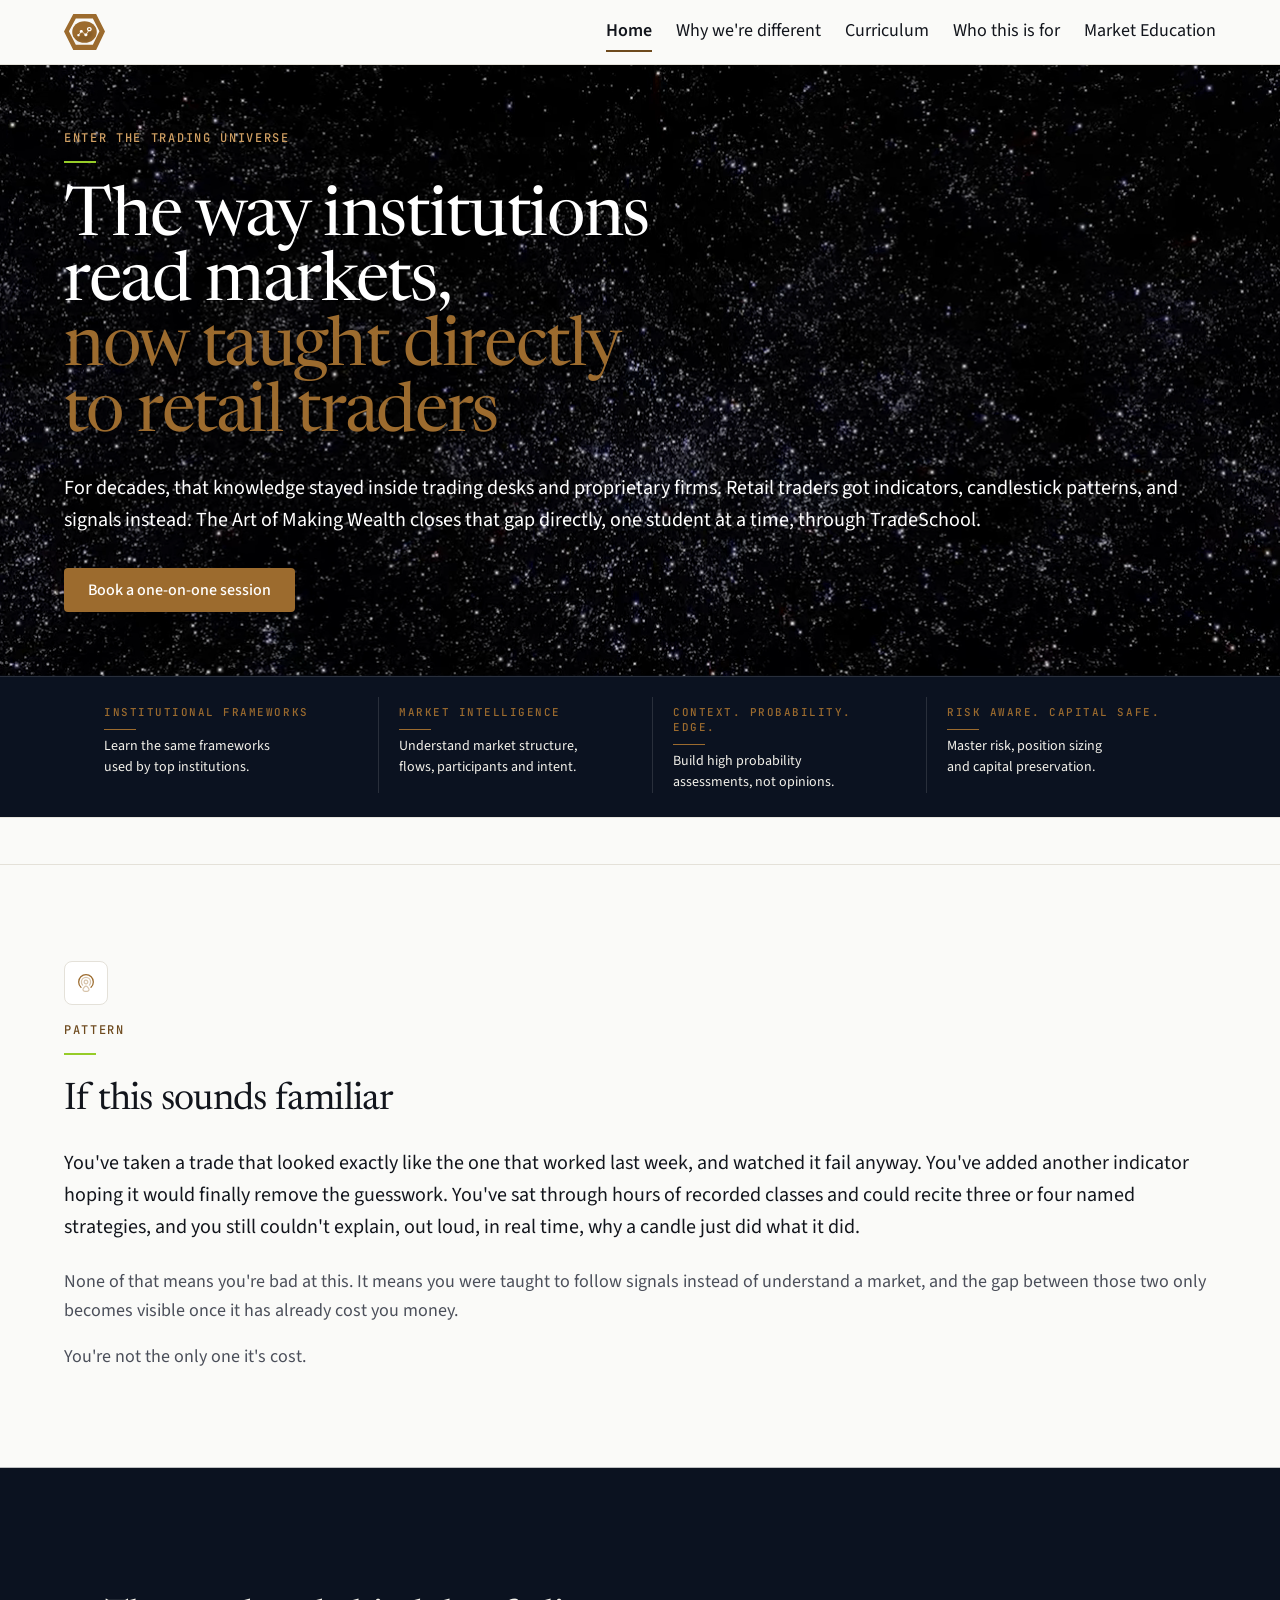
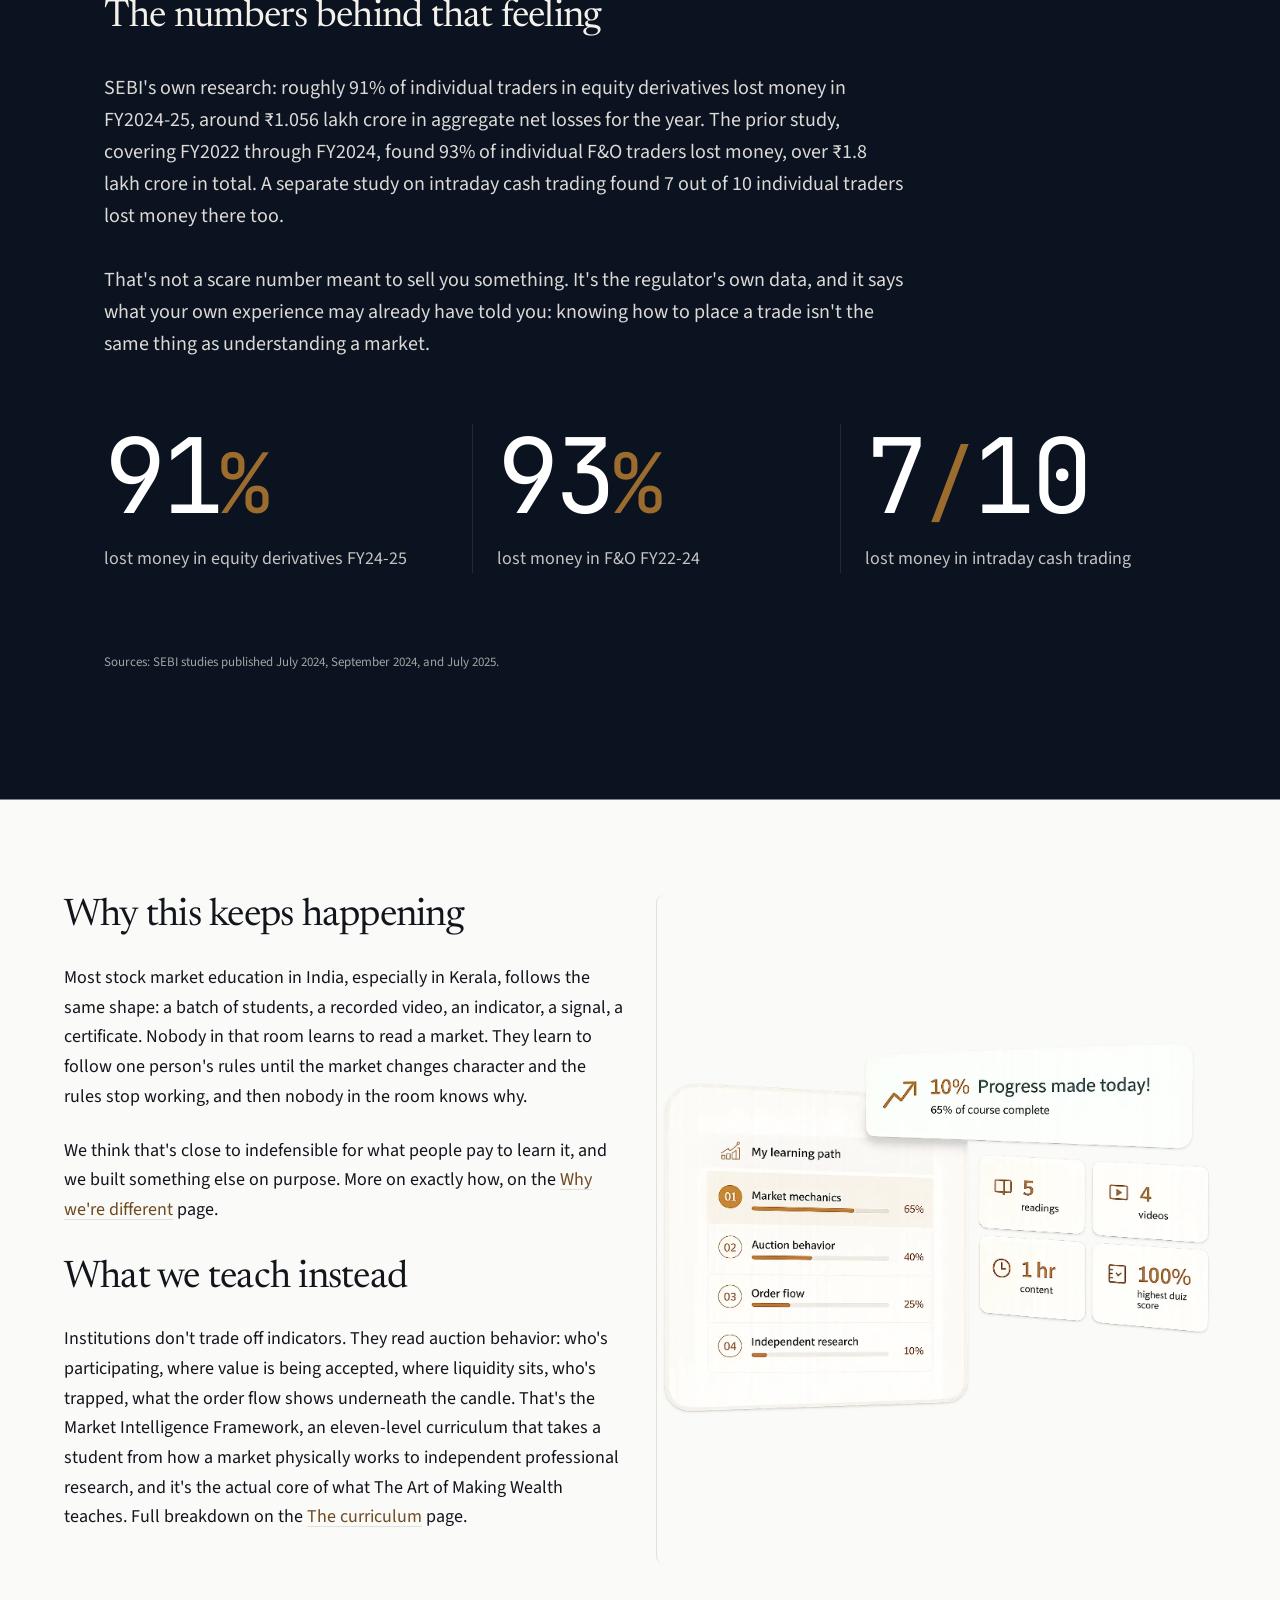
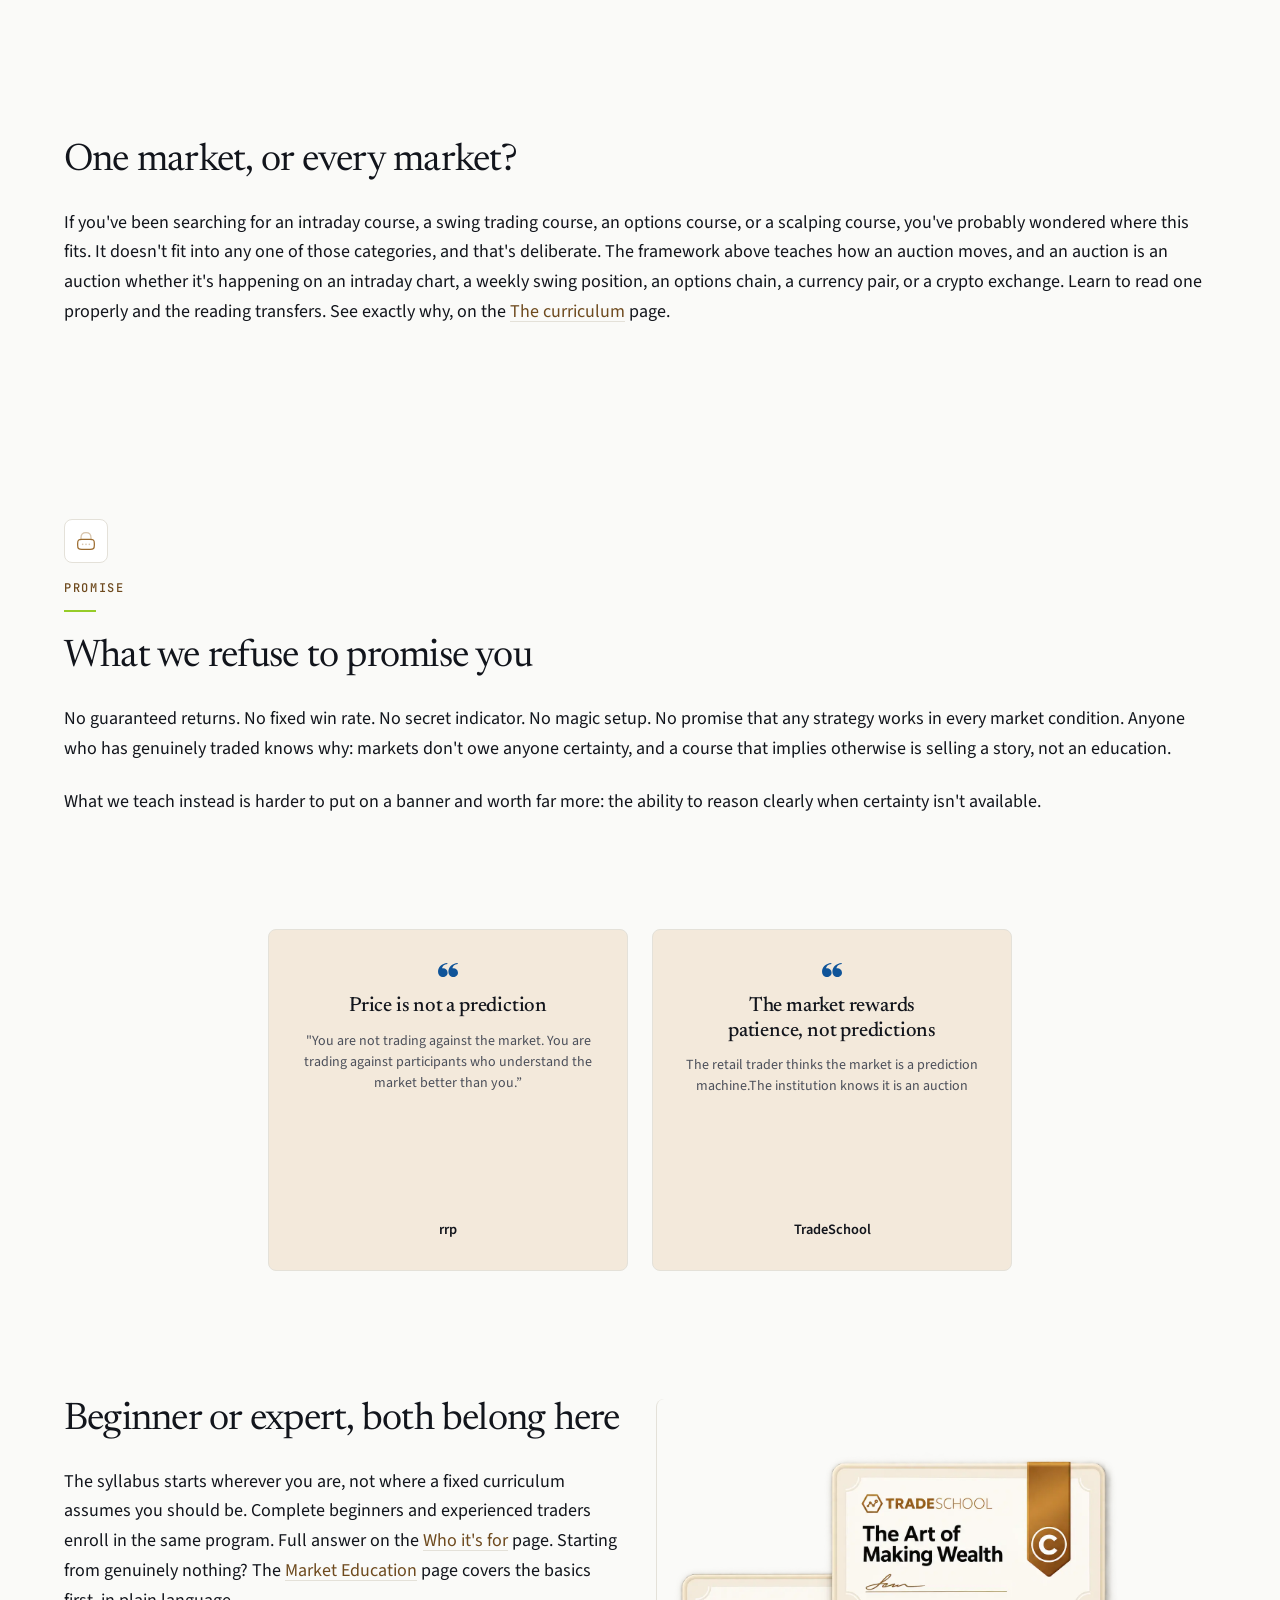
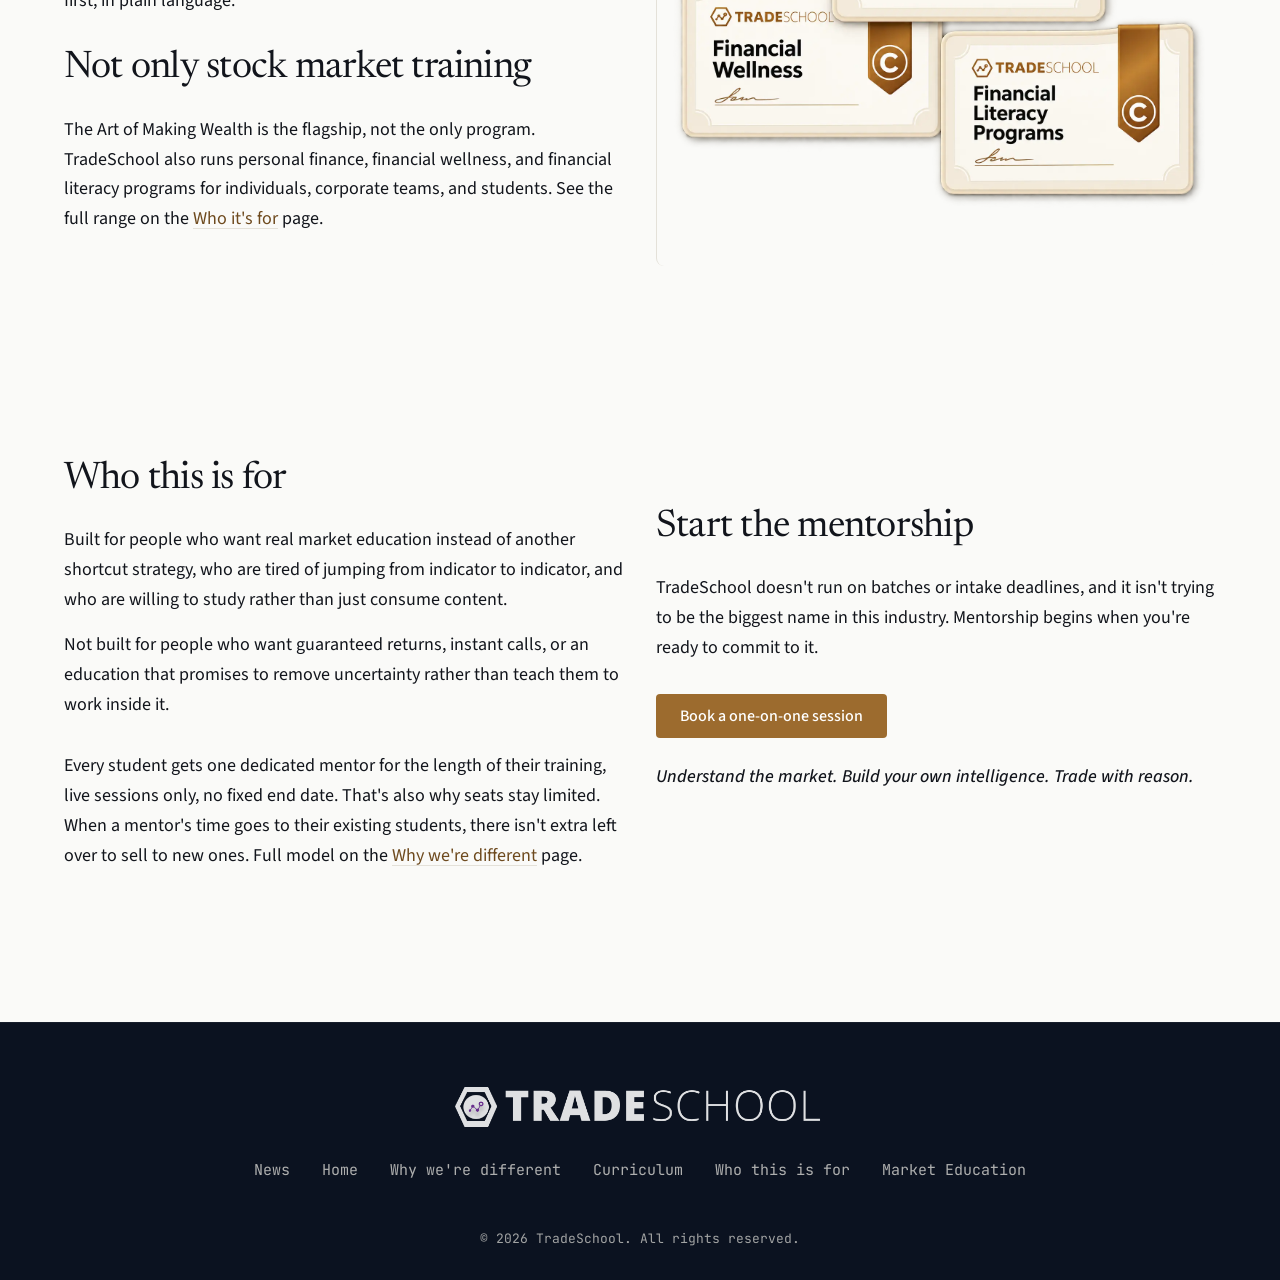
<file: index.html>
<!DOCTYPE html>
<html lang="en">

<head>
  <meta charset="UTF-8">
  <meta name="viewport" content="width=device-width, initial-scale=1.0">
  <title>TradeSchool | The way institutions read markets</title>
  <meta name="description"
    content="Institutional market education for retail traders: learn to read auction behavior and order flow through one-on-one mentorship at TradeSchool.">
  <link rel="icon"
    href="data:image/svg+xml,%3Csvg xmlns='http://www.w3.org/2000/svg' viewBox='0 0 64 64'%3E%3Crect width='64' height='64' rx='12' fill='%239C6B2E'/%3E%3Ctext x='32' y='44' font-family='Georgia,serif' font-size='36' fill='%23FAFAF8' text-anchor='middle'%3ET%3C/text%3E%3C/svg%3E">
  <link rel="preconnect" href="https://fonts.googleapis.com">
  <link rel="preconnect" href="https://fonts.gstatic.com" crossorigin>
  <link href="https://api.fontshare.com/v2/css?f[]=spline-sans@400,500,600&display=swap" rel="stylesheet">
  <link rel="stylesheet" href="css/styles.css">
  <link rel="stylesheet"
    href="https://fonts.googleapis.com/css2?family=Source+Sans+3:wght@400;500;600&family=Inter:wght@400;500;600&family=JetBrains+Mono:wght@400;500&family=Newsreader:ital,opsz,wght@0,6..72,400;0,6..72,500;1,6..72,400;1,6..72,500&display=swap">
</head>

<body>

  <!-- Navigation -->
  <header class="site-header">
    <div class="container nav-container">
      <a href="index.html" class="logo"><img src="assets/logo-header.svg" alt="TradeSchool" class="logo-header-img"></a>

      <nav class="desktop-nav">
        <a href="index.html" class="active">Home</a>
        <a href="why-were-different.html">Why we're different</a>
        <a href="curriculum.html">Curriculum</a>
        <a href="who-its-for.html">Who this is for</a>
        <a href="market-education.html">Market Education</a>
      </nav>

      <button id="mobile-menu-btn" class="mobile-menu-btn" aria-label="Open menu" aria-expanded="false">
        <svg width="24" height="24" viewBox="0 0 24 24" fill="none" xmlns="http://www.w3.org/2000/svg">
          <path d="M3 12H21M3 6H21M3 18H21" stroke-linecap="round" stroke-linejoin="round" />
        </svg>
      </button>
    </div>
  </header>

  <!-- Mobile Nav Overlay -->
  <nav id="mobile-nav-overlay" class="mobile-nav-overlay" aria-label="Mobile menu">
    <button id="mobile-close-btn" class="close-btn" aria-label="Close menu">
      <svg width="24" height="24" viewBox="0 0 24 24" fill="none" xmlns="http://www.w3.org/2000/svg">
        <path d="M18 6L6 18M6 6L18 18" stroke-linecap="round" stroke-linejoin="round" />
      </svg>
    </button>
    <a href="index.html" class="active">Home</a>
    <a href="why-were-different.html">Why we're different</a>
    <a href="curriculum.html">Curriculum</a>
    <a href="who-its-for.html">Who this is for</a>
    <a href="market-education.html">Market Education</a>
  </nav>

  <main>
    <!-- Hero Section — video background (full-screen) -->
    <section id="hero" class="section-hero hero hero--video">
      <div class="hero-video-wrap" aria-hidden="true">
        <video class="hero-bg-video" autoplay muted loop playsinline preload="auto" disablePictureInPicture>
          <source src="assets/hero-home.webm" type="video/webm">
          <source src="assets/hero-home.mp4" type="video/mp4">
        </video>
        <div class="hero-video-overlay"></div>
      </div>
      <div class="container hero-content">
        <span class="hero-shared__eyebrow eyebrow">ENTER THE TRADING UNIVERSE</span>
        <div class="section-rule hero-shared__rule"></div>
        <h1 class="text-4xl mb-6 hero-shared__title">
          <span class="hero-shared__title--white">The way institutions</span><br>
          <span class="hero-shared__title--white">read markets,</span><br>
          <span class="hero-shared__title--accent">now taught directly<br>to retail traders</span>
        </h1>
        <p class="text-lg text-ink mb-8">For decades, that knowledge stayed inside trading desks and proprietary
          firms. Retail traders got indicators, candlestick patterns, and signals instead. The Art of Making Wealth
          closes
          that gap directly, one student at a time, through TradeSchool.</p>

        <a href="https://wa.me/919481369078" target="_blank" rel="noopener noreferrer" class="btn-primary">Book a
          one-on-one session</a>
      </div>
    </section>

    <!-- Hero Features Bar — extension of hero (identical 5 tabs as why) -->
    <section class="hero-features-bar full-bleed-section" aria-label="Key differentiators">
      <div class="hero-features-bar__inner full-bleed-content">
        <div class="hero-shared__features" role="list">
          <div class="hero-shared__feat" role="listitem"><span class="hero-shared__feat-kicker">INSTITUTIONAL
              FRAMEWORKS</span><span class="hero-shared__feat-value">Learn the same frameworks<br>used by top
              institutions.</span></div>
          <div class="hero-shared__feat" role="listitem"><span class="hero-shared__feat-kicker">MARKET
              INTELLIGENCE</span><span class="hero-shared__feat-value">Understand market structure,<br>flows,
              participants and intent.</span></div>
          <div class="hero-shared__feat" role="listitem"><span class="hero-shared__feat-kicker">CONTEXT. PROBABILITY.
              EDGE.</span><span class="hero-shared__feat-value">Build high probability<br>assessments, not
              opinions.</span></div>
          <div class="hero-shared__feat" role="listitem"><span class="hero-shared__feat-kicker">RISK AWARE. CAPITAL
              SAFE.</span><span class="hero-shared__feat-value">Master risk, position sizing<br>and capital
              preservation.</span></div>
        </div>
      </div>
    </section>

    <!-- TradingView Ticker Tape — full-bleed zero padding below hero -->
    <section class="ticker-tape ticker-tape--full-bleed" aria-label="Market ticker tape" role="region">
      <div class="ticker-tape__inner">
        <tv-ticker-tape
          symbols="FOREXCOM:SPXUSD,FOREXCOM:NSXUSD,FOREXCOM:DJI,FX:EURUSD,BITSTAMP:BTCUSD,BITSTAMP:ETHUSD,CMCMARKETS:GOLD"
          item-size="compact" transparent></tv-ticker-tape>
      </div>
    </section>
    <script type="module" src="https://widgets.tradingview-widget.com/w/en/tv-ticker-tape.js"></script>

    <!-- Sticky Mobile CTA Bar -->
    <div id="sticky-cta-bar" class="sticky-cta-bar">
      <a href="https://wa.me/919481369078" target="_blank" rel="noopener noreferrer" class="btn-primary">Book a
        one-on-one session</a>
    </div>

    <!-- If this sounds familiar -->
    <section class="section section--md container">
      <div class="section-icon mb-4" aria-hidden="true">
        <img src="assets/icon-lens.svg" alt="" class="section-icon-img" width="20" height="20" loading="lazy"
          decoding="async">
      </div>
      <span class="eyebrow">PATTERN</span>
      <div class="section-rule"></div>
      <h2 class="text-3xl mb-6">If this sounds familiar</h2>
      <p class="text-lg text-ink mb-6">You've taken a trade that looked exactly like the one that worked last week, and
        watched it fail anyway. You've added another indicator hoping it would finally remove the guesswork. You've sat
        through hours of recorded classes and could recite three or four named strategies, and you still couldn't
        explain, out loud, in real time, why a candle just did what it did.</p>
      <p class="text-base text-ink-muted">None of that means you're bad at this. It means you were taught to follow
        signals instead of understand a market, and the gap between those two only becomes visible once it has already
        cost you money.</p>
      <p class="text-base text-ink-muted mt-4">You're not the only one it's cost.</p>
    </section>

    <!-- The numbers behind that feeling (Stat Callout Block) -->
    <section class="stat-block full-bleed-section">
      <div class="full-bleed-content">
        <h2 class="text-3xl mb-8">The numbers behind that feeling</h2>

        <div class="stat-wrap">
          <p class="text-lg mb-8 stat-lead">SEBI's own research: roughly 91% of individual traders in equity derivatives
            lost money in FY2024-25, around ₹1.056 lakh crore in aggregate net losses for the year. The prior study,
            covering FY2022 through FY2024, found 93% of individual F&O traders lost money, over ₹1.8 lakh crore in
            total. A separate study on intraday cash trading found 7 out of 10 individual traders lost money there too.
          </p>

          <p class="text-lg mb-16 stat-lead">That's not a scare number meant to sell you something. It's the regulator's
            own data, and it says what your own experience may already have told you: knowing how to place a trade isn't
            the same thing as understanding a market.</p>
        </div>

        <div class="grid mb-12">
          <div class="lg-col-span-4 flex flex-col mb-8 stat-item">
            <span class="stat-figure">91<span class="percent">%</span></span>
            <span class="text-base stat-label">lost money in equity derivatives FY24-25</span>
          </div>
          <div class="lg-col-span-4 flex flex-col mb-8 stat-item">
            <span class="stat-figure">93<span class="percent">%</span></span>
            <span class="text-base stat-label">lost money in F&O FY22-24</span>
          </div>
          <div class="lg-col-span-4 flex flex-col mb-8 stat-item">
            <span class="stat-figure">7<span class="text-accent">/</span>10</span>
            <span class="text-base stat-label">lost money in intraday cash trading</span>
          </div>
        </div>

        <p class="text-xs mt-8 stat-sources">Sources: SEBI studies published July 2024, September 2024, and July 2025.
        </p>
      </div>
    </section>

    <!-- Why this keeps happening / What we teach instead -->
    <section class="section section--md container">
      <div class="grid">
        <div class="lg-col-span-6">
          <h2 class="text-3xl mb-6">Why this keeps happening</h2>
          <p class="text-base text-ink mb-6">Most stock market education in India, especially in Kerala, follows the
            same shape: a batch of students, a recorded video, an indicator, a signal, a certificate. Nobody in that
            room learns to read a market. They learn to follow one person's rules until the market changes character and
            the rules stop working, and then nobody in the room knows why.</p>
          <p class="text-base text-ink mb-8">We think that's close to indefensible for what people pay to learn it, and
            we built something else on purpose. More on exactly how, on the <a href="why-were-different.html">Why we're
              different</a> page.</p>

          <h2 class="text-3xl mb-6">What we teach instead</h2>
          <p class="text-base text-ink mb-8">Institutions don't trade off indicators. They read auction behavior: who's
            participating, where value is being accepted, where liquidity sits, who's trapped, what the order flow shows
            underneath the candle. That's the Market Intelligence Framework, an eleven-level curriculum that takes a
            student from how a market physically works to independent professional research, and it's the actual core of
            what The Art of Making Wealth teaches. Full breakdown on the <a href="curriculum.html">The curriculum</a>
            page.</p>
        </div>

        <!-- lg-col-start-8 intentionally omitted: it was an undefined no-op class and auto-placement already renders this column at cols 7-12. -->
        <div class="lg-col-span-6">
          <figure class="bg-canvas rounded-lg flex items-center justify-center grid-media diagram-figure">
            <img src="assets/diagram-eleven-levels.webp" alt="Eleven-level progression graphic" loading="lazy"
              decoding="async">
          </figure>
        </div>
      </div>
    </section>

    <!-- One market, or every market? -->
    <section class="section section--sm container">
      <h2 class="text-3xl mb-6">One market, or every market?</h2>
      <p class="text-base text-ink mb-8">If you've been searching for an intraday course, a swing trading course, an
        options course, or a scalping course, you've probably wondered where this fits. It doesn't fit into any one of
        those categories, and that's deliberate. The framework above teaches how an auction moves, and an auction is an
        auction whether it's happening on an intraday chart, a weekly swing position, an options chain, a currency pair,
        or a crypto exchange. Learn to read one properly and the reading transfers. See exactly why, on the <a
          href="curriculum.html">The curriculum</a> page.</p>
    </section>

    <!-- What we refuse to promise you -->
    <section class="section section--sm container">
      <div class="section-icon mb-4" aria-hidden="true">
        <img src="assets/icon-scale.svg" alt="" class="section-icon-img" width="20" height="20" loading="lazy"
          decoding="async">
      </div>
      <span class="eyebrow">PROMISE</span>
      <div class="section-rule"></div>
      <h2 class="text-3xl mb-6">What we refuse to promise you</h2>
      <p class="text-base text-ink mb-6">No guaranteed returns. No fixed win rate. No secret indicator. No magic setup.
        No promise that any strategy works in every market condition. Anyone who has genuinely traded knows why: markets
        don't owe anyone certainty, and a course that implies otherwise is selling a story, not an education.</p>
      <p class="text-base text-ink">What we teach instead is harder to put on a banner and worth far more: the ability
        to reason clearly when certainty isn't available.</p>
    </section>

    <!-- Quote Cards — reusable FT-inspired, Tier-1 corporate, 1.05:1 slightly rect, 2 cards -->
    <section class="section container quote-section" aria-label="Quotes">
      <div class="quote-grid">
        <article class="quote-card">
          <span class="quote-card__mark icon icon--opinion icon--scale-3" aria-hidden="true"><span
              class="o3-visually-hidden">opinion content.&nbsp;</span></span>
          <h3 class="quote-card__header">Price is not a prediction</h3>
          <p class="quote-card__body">"You are not trading against the market. You are trading against participants who
            understand the market better than you.”</p>
          <span class="quote-card__author">rrp</span>
        </article>
        <article class="quote-card">
          <span class="quote-card__mark icon icon--opinion icon--scale-3" aria-hidden="true"><span
              class="o3-visually-hidden">opinion content.&nbsp;</span></span>
          <h3 class="quote-card__header">The market rewards patience, not predictions</h3>
          <p class="quote-card__body">The retail trader thinks the market is a prediction machine.The institution knows
            it
            is an auction
          </p>
          <span class="quote-card__author">TradeSchool</span>
        </article>
      </div>
    </section>

    <!-- Beginner or expert, both belong here / Not only stock market training -->
    <section class="section section--md container">
      <div class="grid">
        <div class="lg-col-span-6">
          <h2 class="text-3xl mb-6">Beginner or expert, both belong here</h2>
          <p class="text-base text-ink mb-8">The syllabus starts wherever you are, not where a fixed curriculum assumes
            you should be. Complete beginners and experienced traders enroll in the same program. Full answer on the <a
              href="who-its-for.html">Who it's for</a> page. Starting from genuinely nothing? The <a
              href="market-education.html">Market Education</a> page covers the basics first, in plain language.</p>

          <h2 class="text-3xl mb-6">Not only stock market training</h2>
          <p class="text-base text-ink mb-8">The Art of Making Wealth is the flagship, not the only program. TradeSchool
            also runs personal finance, financial wellness, and financial literacy programs for individuals, corporate
            teams, and students. See the full range on the <a href="who-its-for.html">Who it's for</a> page.</p>
        </div>
        <div class="lg-col-span-6">
          <figure class="bg-canvas rounded-lg flex items-center justify-center grid-media diagram-figure">
            <img src="assets/programs-overview.webp" alt="TradeSchool programs overview" loading="lazy"
              decoding="async">
          </figure>
        </div>
      </div>
    </section>

    <!-- Who this is for / Start the mentorship -->
    <section class="section section--md container bg-canvas">
      <div class="grid">
        <div class="lg-col-span-6">
          <h2 class="text-3xl mb-6">Who this is for</h2>
          <p class="text-base text-ink mb-4">Built for people who want real market education instead of another shortcut
            strategy, who are tired of jumping from indicator to indicator, and who are willing to study rather than
            just consume content.</p>
          <p class="text-base text-ink mb-8">Not built for people who want guaranteed returns, instant calls, or an
            education that promises to remove uncertainty rather than teach them to work inside it.</p>

          <p class="text-base text-ink">Every student gets one dedicated mentor for the length of their training, live
            sessions only, no fixed end date. That's also why seats stay limited. When a mentor's time goes to their
            existing students, there isn't extra left over to sell to new ones. Full model on the <a
              href="why-were-different.html">Why we're different</a> page.</p>
        </div>

        <!-- lg-col-start-8 / lg-mt-0 intentionally omitted: both were undefined no-op classes; mt-12 applies at all widths exactly as before. -->
        <div class="lg-col-span-6 mt-12">
          <h2 class="text-3xl mb-6">Start the mentorship</h2>
          <p class="text-base text-ink mb-8">TradeSchool doesn't run on batches or intake deadlines, and it isn't trying
            to be the biggest name in this industry. Mentorship begins when you're ready to commit to it.</p>

          <a href="https://wa.me/919481369078" target="_blank" rel="noopener noreferrer" class="btn-primary mb-6">Book a
            one-on-one session</a>
          <blockquote class="text-base text-ink pull-quote">Understand the market. Build your own intelligence. Trade
            with reason.</blockquote>
        </div>
      </div>
    </section>
  </main>

  <footer class="bg-anchor site-footer">
    <div class="container flex flex-col items-center">
      <a href="index.html" class="footer-logo mb-8">
        <img src="assets/logo.png" alt="TradeSchool Logo" class="footer-logo-img">
      </a>
      <nav class="flex items-center justify-center gap-8 mb-12 footer-nav">
        <a href="https://www.ft.com/news-feed" target="_blank" rel="noopener noreferrer"
          class="text-anchor no-underline text-sm font-mono footer-link">News</a>
        <a href="index.html" class="text-anchor no-underline text-sm font-mono footer-link">Home</a>
        <a href="why-were-different.html" class="text-anchor no-underline text-sm font-mono footer-link">Why we're
          different</a>
        <a href="curriculum.html" class="text-anchor no-underline text-sm font-mono footer-link">Curriculum</a>
        <a href="who-its-for.html" class="text-anchor no-underline text-sm font-mono footer-link">Who this is for</a>
        <a href="market-education.html" class="text-anchor no-underline text-sm font-mono footer-link">Market
          Education</a>
      </nav>
      <p class="text-xs font-mono footer-copyright">&copy; 2026 TradeSchool. All rights reserved.</p>
    </div>
  </footer>

  <script src="js/scripts.js"></script>
</body>

</html>
</file>
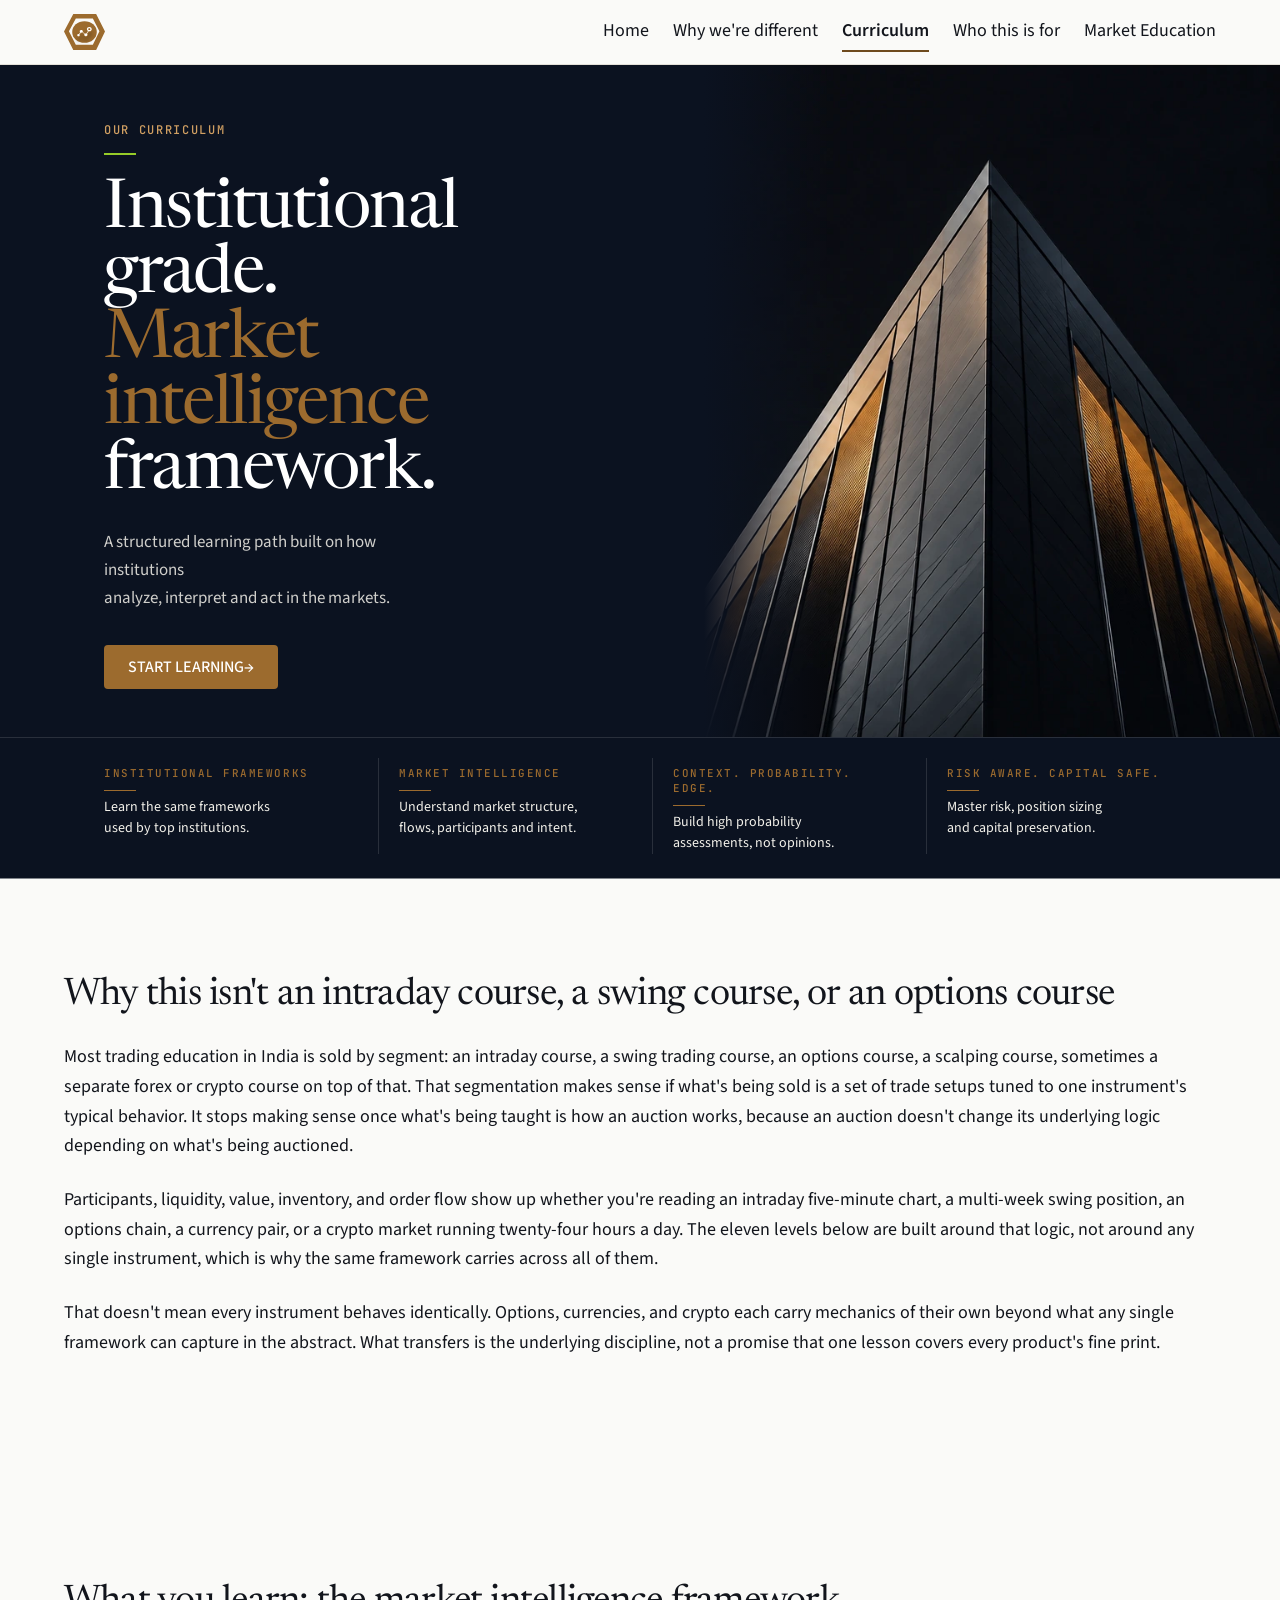
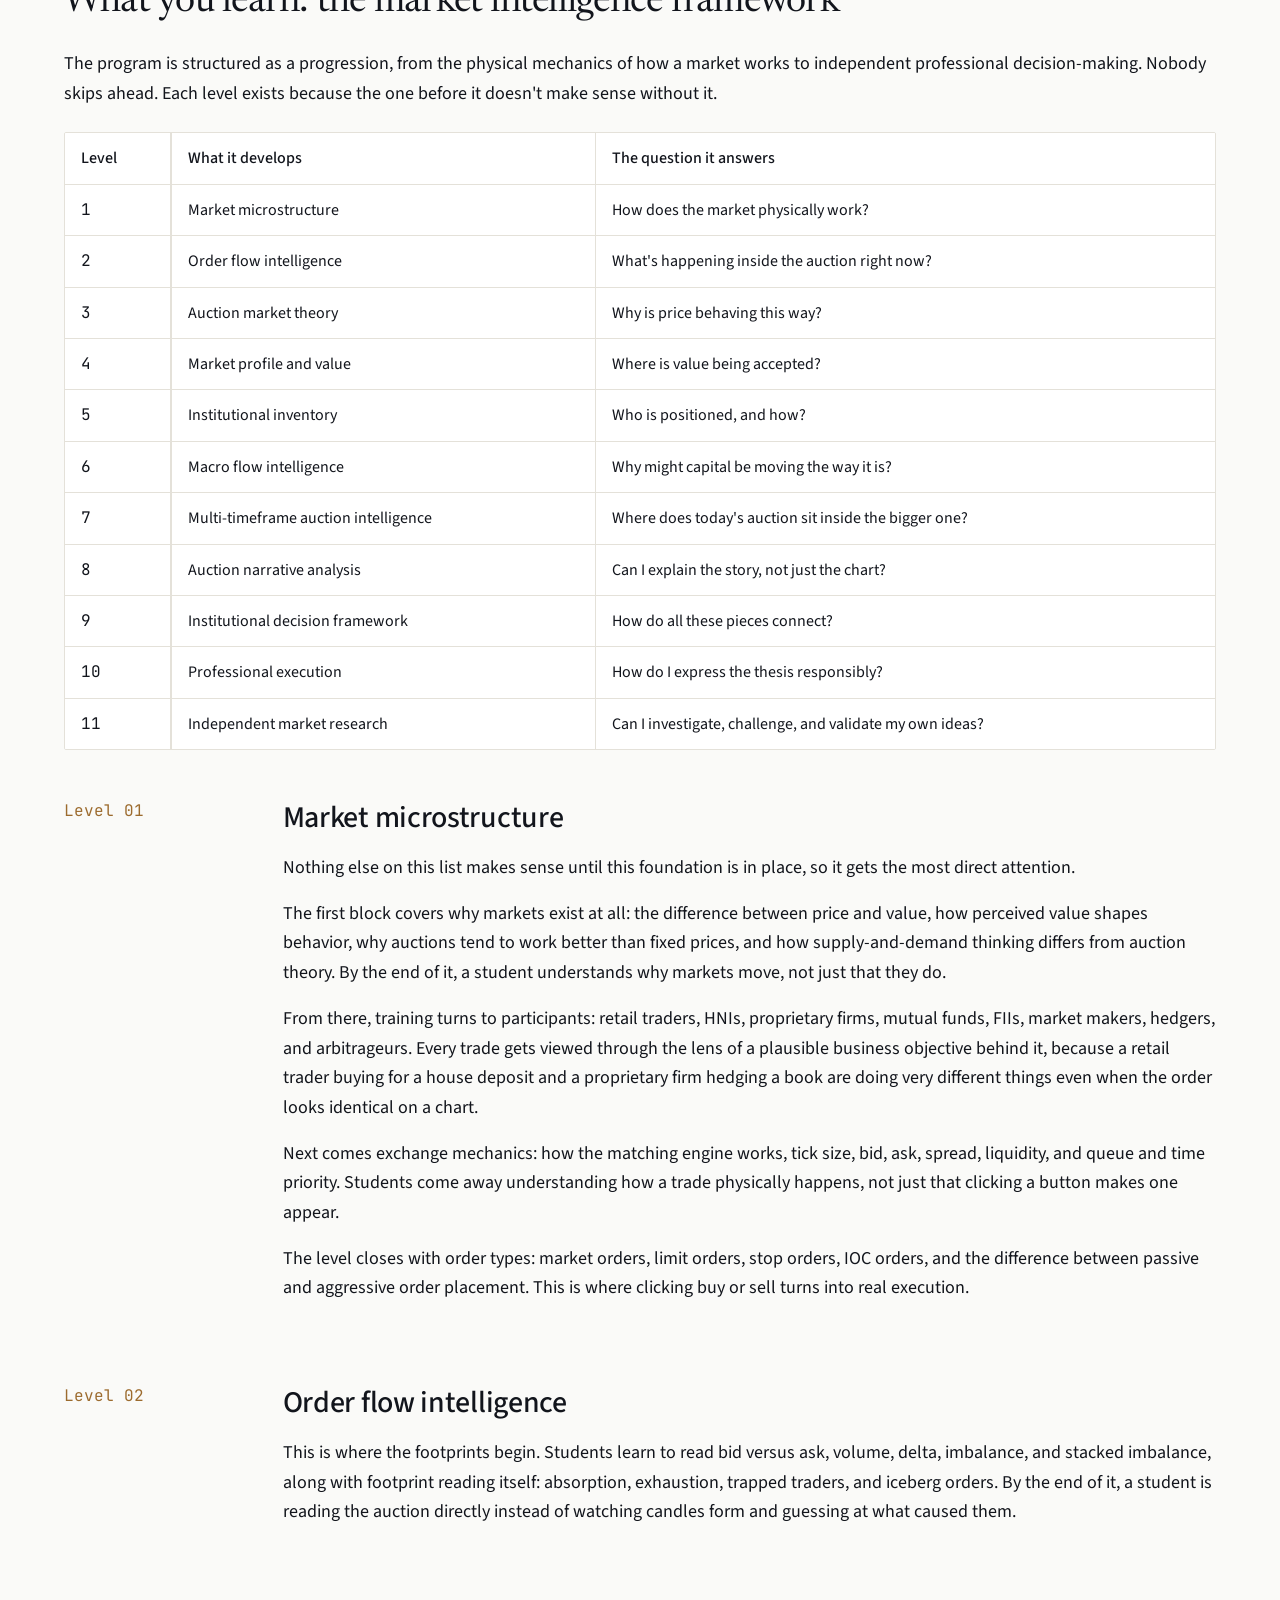
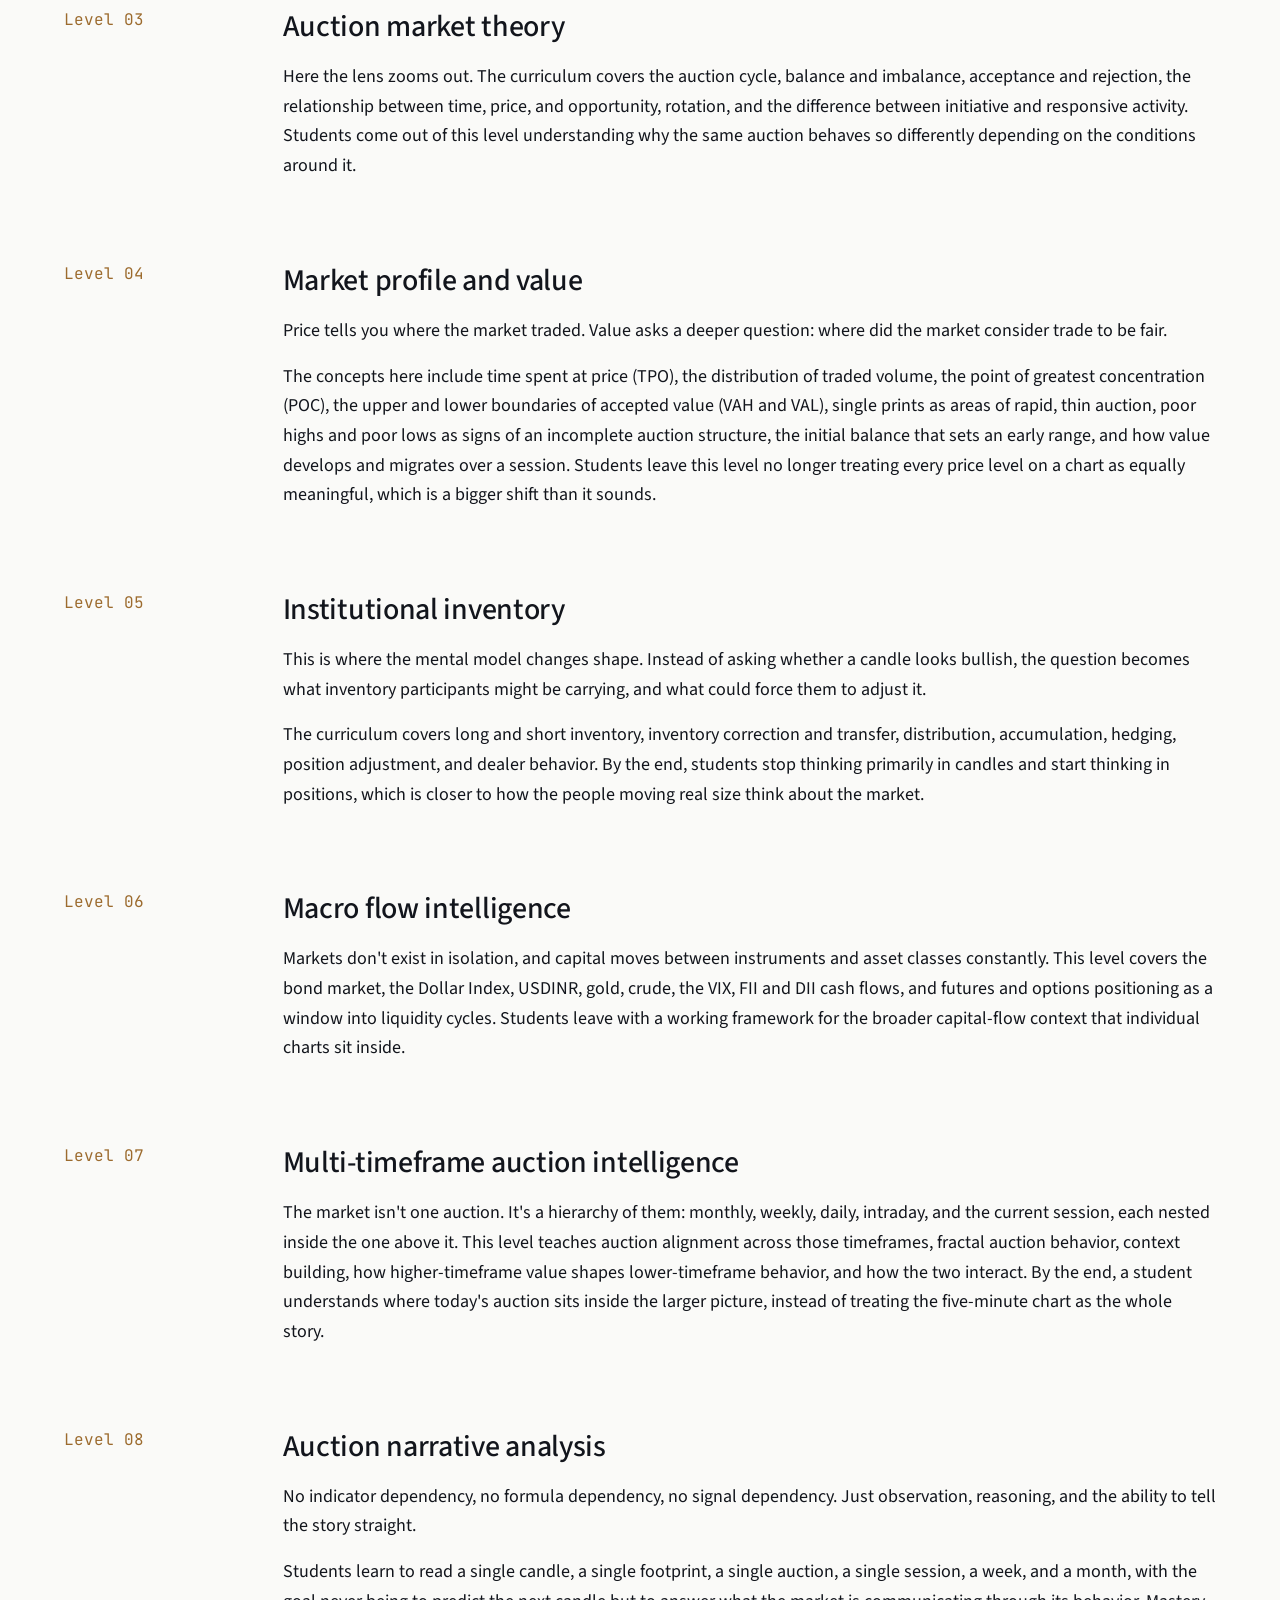
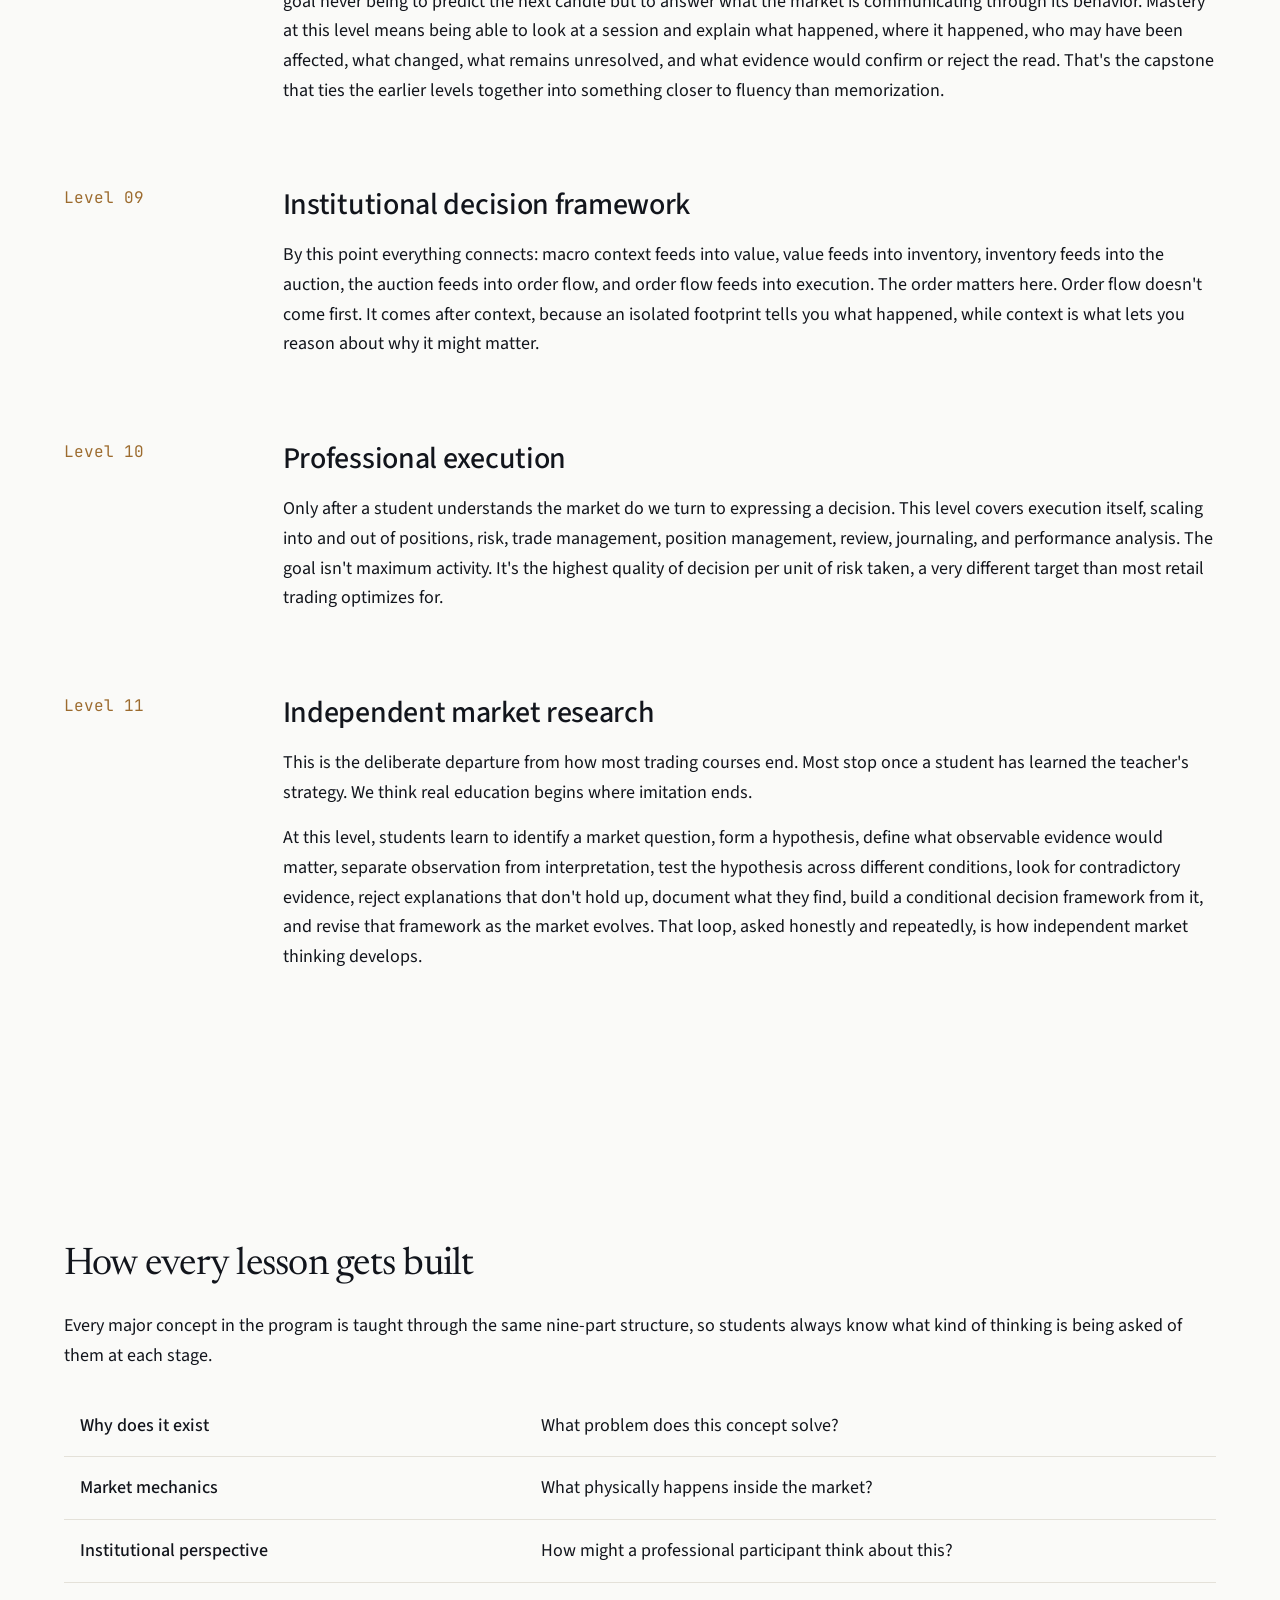
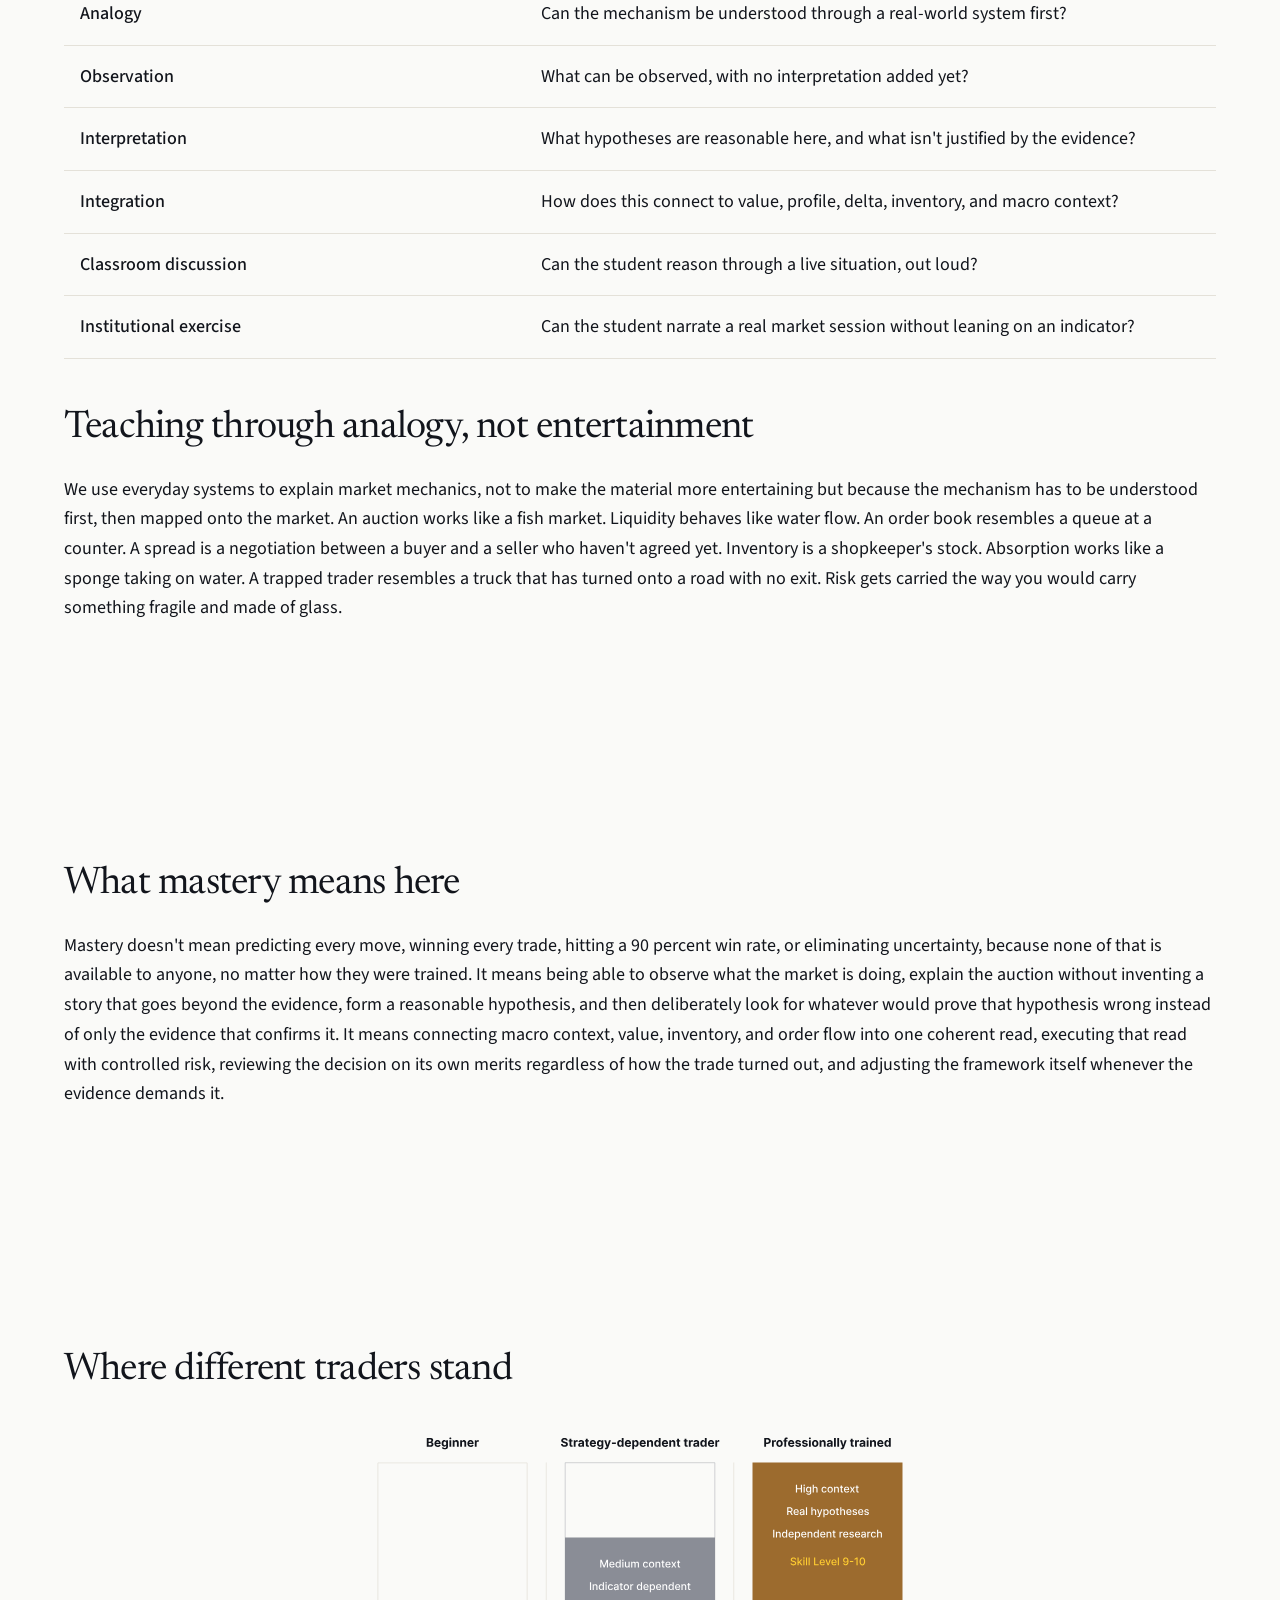
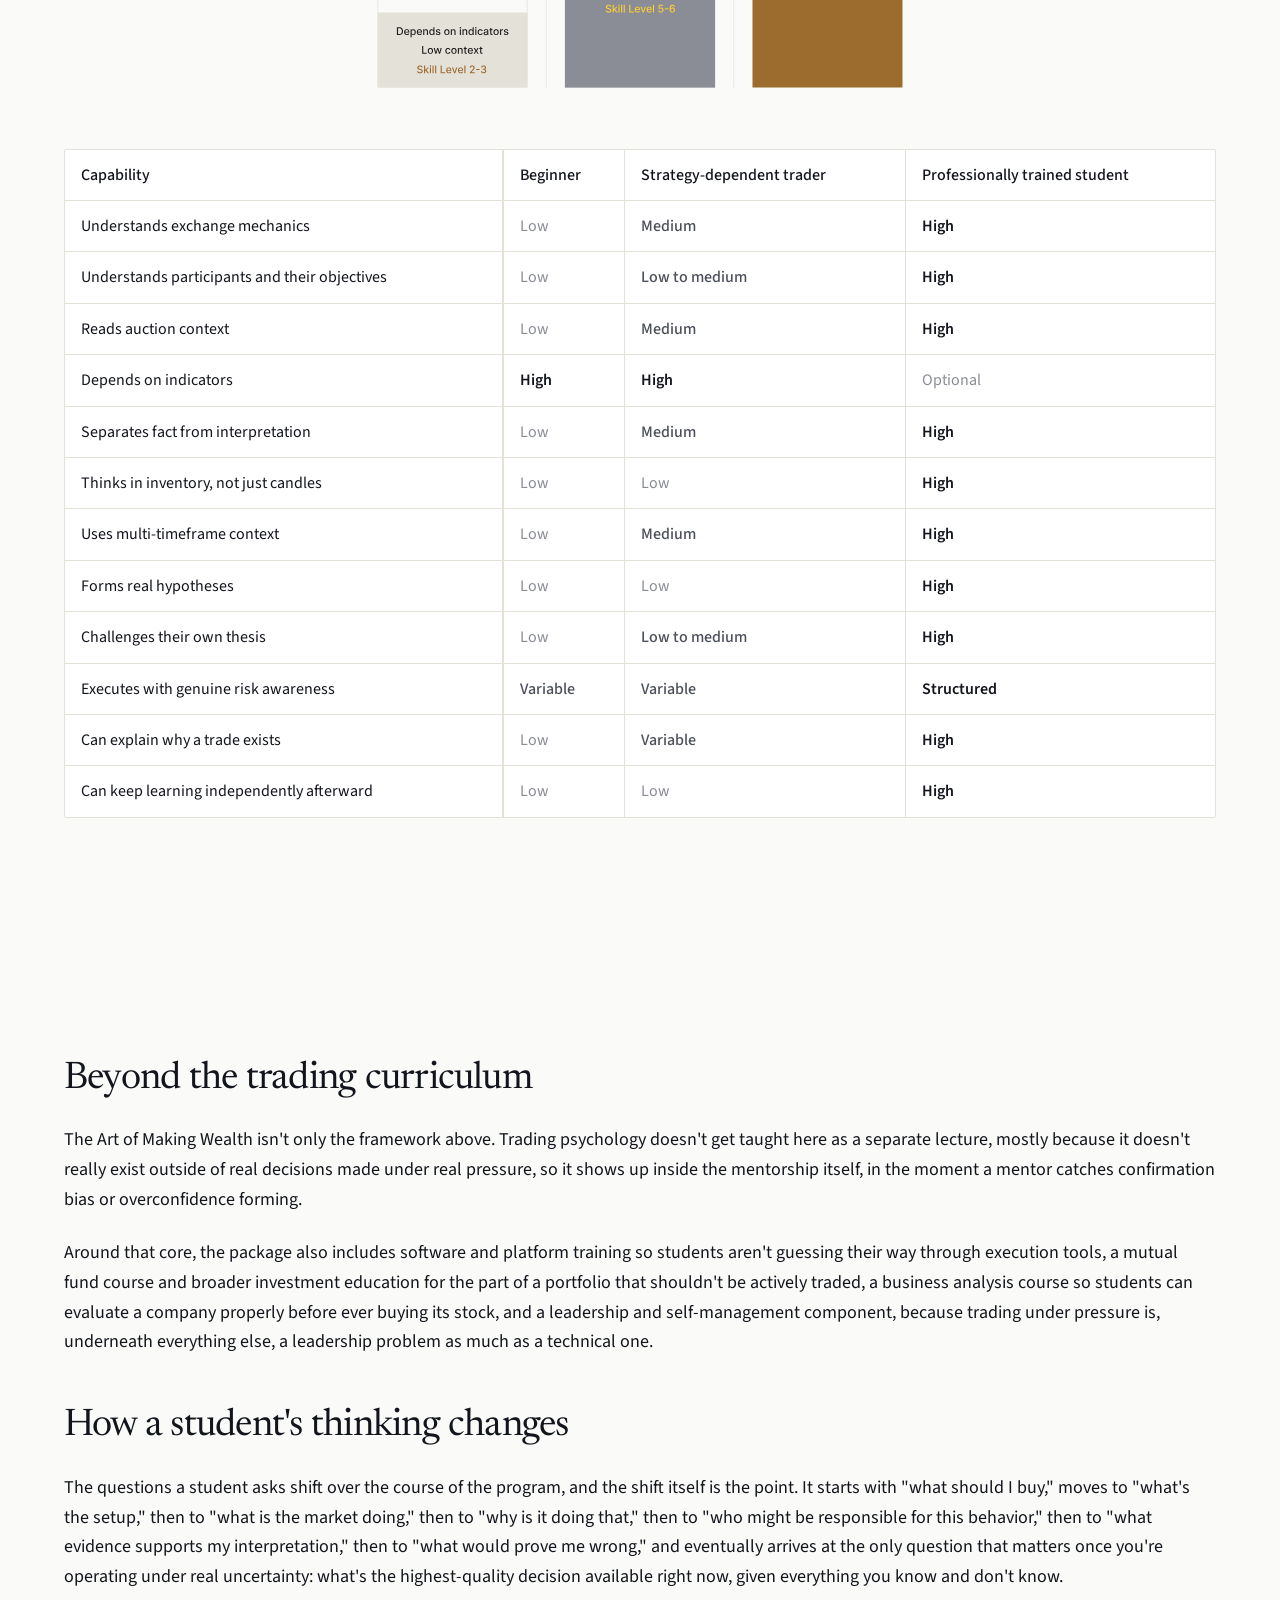
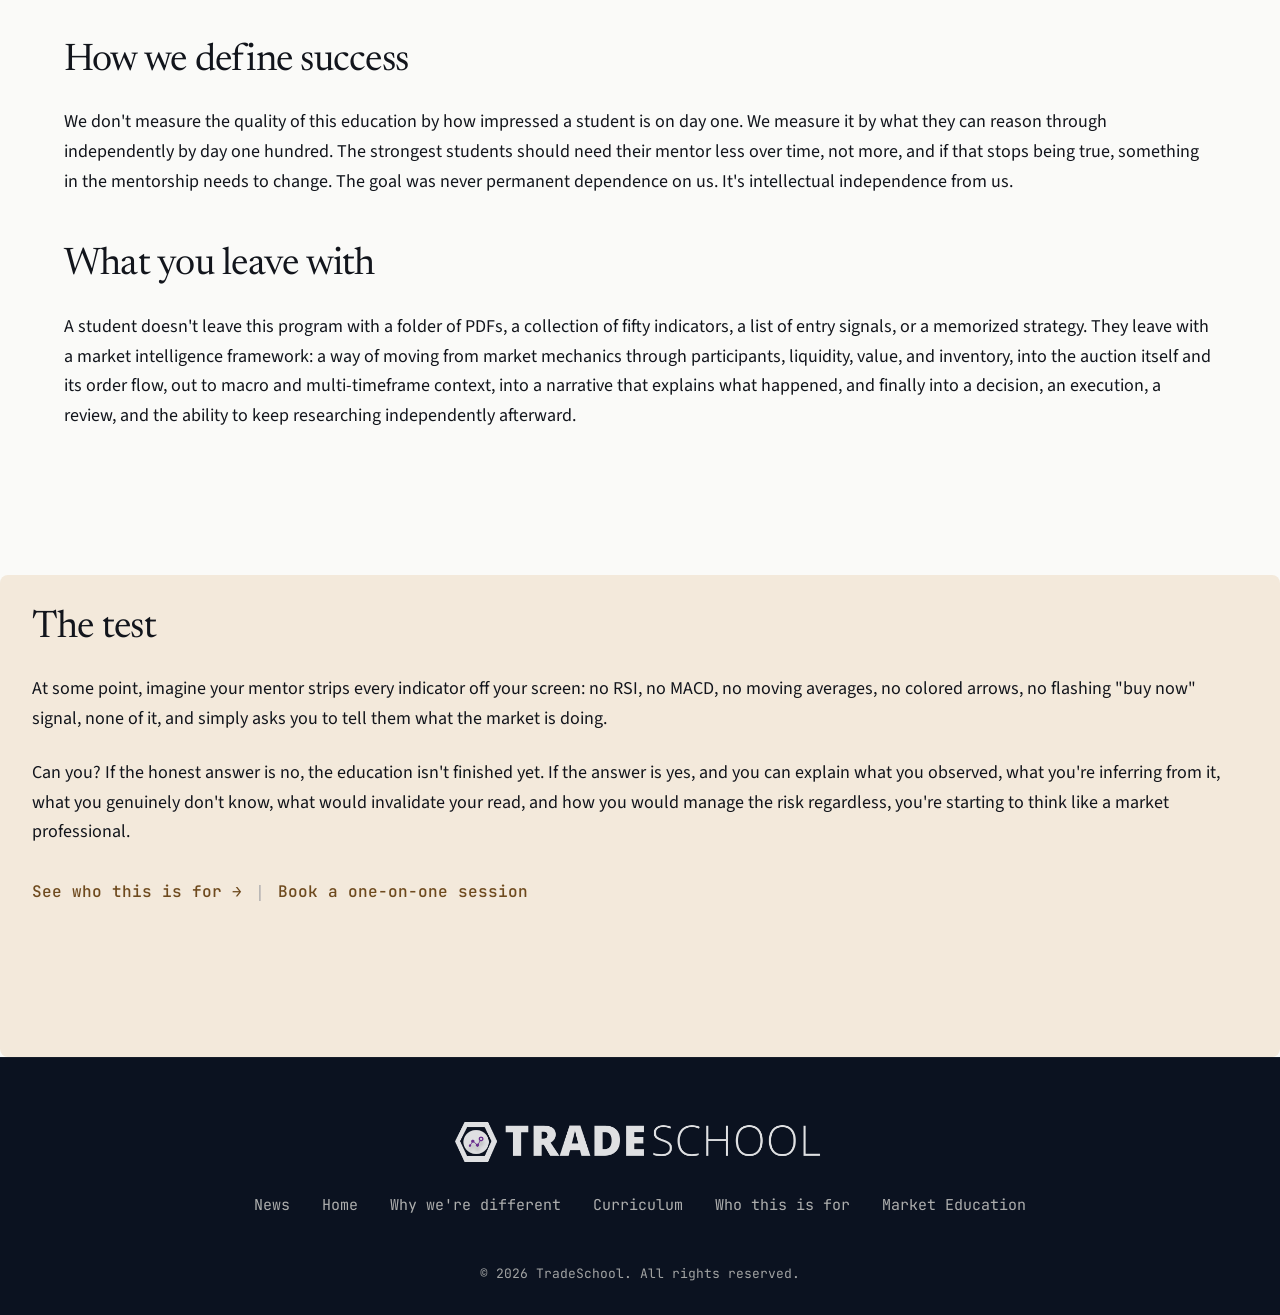
<file: curriculum.html>
<!DOCTYPE html>
<html lang="en">

<head>
  <meta charset="UTF-8">
  <meta name="viewport" content="width=device-width, initial-scale=1.0">
  <title>The Curriculum | TradeSchool</title>
  <meta name="description"
    content="The Market Intelligence Framework: an eleven-level curriculum from how a market physically works to independent professional research.">
  <link rel="icon"
    href="data:image/svg+xml,%3Csvg xmlns='http://www.w3.org/2000/svg' viewBox='0 0 64 64'%3E%3Crect width='64' height='64' rx='12' fill='%239C6B2E'/%3E%3Ctext x='32' y='44' font-family='Georgia,serif' font-size='36' fill='%23FAFAF8' text-anchor='middle'%3ET%3C/text%3E%3C/svg%3E">
  <link rel="preconnect" href="https://fonts.googleapis.com">
  <link rel="preconnect" href="https://fonts.gstatic.com" crossorigin>
  <link href="https://api.fontshare.com/v2/css?f[]=spline-sans@400,500,600&display=swap" rel="stylesheet">
  <link rel="stylesheet" href="css/styles.css">
  <link rel="stylesheet"
    href="https://fonts.googleapis.com/css2?family=Source+Sans+3:wght@400;500;600&family=Inter:wght@400;500;600&family=JetBrains+Mono:wght@400;500&family=Newsreader:ital,opsz,wght@0,6..72,400;0,6..72,500;1,6..72,400;1,6..72,500&display=swap">
</head>

<body>

  <!-- Navigation -->
  <header class="site-header">
    <div class="container nav-container">
      <a href="index.html" class="logo"><img src="assets/logo-header.svg" alt="TradeSchool" class="logo-header-img"></a>

      <nav class="desktop-nav">
        <a href="index.html">Home</a>
        <a href="why-were-different.html">Why we're different</a>
        <a href="curriculum.html" class="active">Curriculum</a>
        <a href="who-its-for.html">Who this is for</a>
        <a href="market-education.html">Market Education</a>
      </nav>

      <button id="mobile-menu-btn" class="mobile-menu-btn" aria-label="Open menu" aria-expanded="false">
        <svg width="24" height="24" viewBox="0 0 24 24" fill="none" xmlns="http://www.w3.org/2000/svg">
          <path d="M3 12H21M3 6H21M3 18H21" stroke-linecap="round" stroke-linejoin="round" />
        </svg>
      </button>
    </div>
  </header>

  <!-- Mobile Nav Overlay -->
  <nav id="mobile-nav-overlay" class="mobile-nav-overlay" aria-label="Mobile menu">
    <button id="mobile-close-btn" class="close-btn" aria-label="Close menu">
      <svg width="24" height="24" viewBox="0 0 24 24" fill="none" xmlns="http://www.w3.org/2000/svg">
        <path d="M18 6L6 18M6 6L18 18" stroke-linecap="round" stroke-linejoin="round" />
      </svg>
    </button>
    <a href="index.html">Home</a>
    <a href="why-were-different.html">Why we're different</a>
    <a href="curriculum.html" class="active">Curriculum</a>
    <a href="who-its-for.html">Who this is for</a>
    <a href="market-education.html">Market Education</a>
  </nav>

  <main>
    <!-- Hero — Shared reusable clone (isolated per page) -->
    <section id="hero" class="hero-shared full-bleed-section hero-shared--curriculum">
      <div class="hero-shared__inner full-bleed-content">
        <div class="hero-shared__grid">
          <div class="hero-shared__content">
            <span class="hero-shared__eyebrow eyebrow">OUR CURRICULUM</span>
            <div class="section-rule hero-shared__rule"></div>
            <h1 class="hero-shared__title">
              <span class="hero-shared__title--white">Institutional grade.</span><br>
              <span class="hero-shared__title--accent">Market intelligence</span><br>
              <span class="hero-shared__title--white">framework.</span>
            </h1>
            <p class="hero-shared__desc">A structured learning path built on how institutions<br>analyze, interpret and
              act in the markets.</p>
            <a href="https://wa.me/919481369078" target="_blank" rel="noopener noreferrer"
              class="btn-primary hero-shared__cta">START LEARNING <span aria-hidden="true">→</span></a>
          </div>
        </div>
      </div>
    </section>
    <section class="hero-features-bar full-bleed-section" aria-label="Key differentiators">
      <div class="hero-features-bar__inner full-bleed-content">
        <div class="hero-shared__features" role="list">
          <div class="hero-shared__feat" role="listitem"><span class="hero-shared__feat-kicker">INSTITUTIONAL
              FRAMEWORKS</span><span class="hero-shared__feat-value">Learn the same frameworks<br>used by top
              institutions.</span></div>
          <div class="hero-shared__feat" role="listitem"><span class="hero-shared__feat-kicker">MARKET
              INTELLIGENCE</span><span class="hero-shared__feat-value">Understand market structure,<br>flows,
              participants and intent.</span></div>
          <div class="hero-shared__feat" role="listitem"><span class="hero-shared__feat-kicker">CONTEXT. PROBABILITY.
              EDGE.</span><span class="hero-shared__feat-value">Build high probability<br>assessments, not
              opinions.</span></div>
          <div class="hero-shared__feat" role="listitem"><span class="hero-shared__feat-kicker">RISK AWARE. CAPITAL
              SAFE.</span><span class="hero-shared__feat-value">Master risk, position sizing<br>and capital
              preservation.</span></div>
        </div>
    </section>

    <!-- Sticky Mobile CTA Bar -->
    <div id="sticky-cta-bar" class="sticky-cta-bar">
      <a href="https://wa.me/919481369078" target="_blank" rel="noopener noreferrer" class="btn-primary">Book a
        one-on-one session</a>
    </div>

    <!-- Why this isn't an intraday course, a swing course, or an options course -->
    <section class="section section--md container">
      <h2 class="text-3xl mb-6">Why this isn't an intraday course, a swing course, or an options course</h2>
      <p class="text-base text-ink mb-6">Most trading education in India is sold by segment: an intraday course, a swing
        trading course, an options course, a scalping course, sometimes a separate forex or crypto course on top of
        that. That segmentation makes sense if what's being sold is a set of trade setups tuned to one instrument's
        typical behavior. It stops making sense once what's being taught is how an auction works, because an auction
        doesn't change its underlying logic depending on what's being auctioned.</p>
      <p class="text-base text-ink mb-6">Participants, liquidity, value, inventory, and order flow show up whether
        you're reading an intraday five-minute chart, a multi-week swing position, an options chain, a currency pair, or
        a crypto market running twenty-four hours a day. The eleven levels below are built around that logic, not around
        any single instrument, which is why the same framework carries across all of them.</p>
      <p class="text-base text-ink mb-8">That doesn't mean every instrument behaves identically. Options, currencies,
        and crypto each carry mechanics of their own beyond what any single framework can capture in the abstract. What
        transfers is the underlying discipline, not a promise that one lesson covers every product's fine print.</p>
    </section>

    <!-- What you learn -->
    <section class="section section--md container">
      <h2 class="text-3xl mb-6">What you learn: the market intelligence framework</h2>
      <p class="text-base text-ink mb-6">The program is structured as a progression, from the physical mechanics of how
        a market works to independent professional decision-making. Nobody skips ahead. Each level exists because the
        one before it doesn't make sense without it.</p>

      <div class="table-container mb-12">
        <div class="scroll-table-wrapper">
          <table class="scroll-table">
            <thead>
              <tr>
                <th>Level</th>
                <th>What it develops</th>
                <th>The question it answers</th>
              </tr>
            </thead>
            <tbody>
              <tr>
                <td class="font-mono">1</td>
                <td>Market microstructure</td>
                <td>How does the market physically work?</td>
              </tr>
              <tr>
                <td class="font-mono">2</td>
                <td>Order flow intelligence</td>
                <td>What's happening inside the auction right now?</td>
              </tr>
              <tr>
                <td class="font-mono">3</td>
                <td>Auction market theory</td>
                <td>Why is price behaving this way?</td>
              </tr>
              <tr>
                <td class="font-mono">4</td>
                <td>Market profile and value</td>
                <td>Where is value being accepted?</td>
              </tr>
              <tr>
                <td class="font-mono">5</td>
                <td>Institutional inventory</td>
                <td>Who is positioned, and how?</td>
              </tr>
              <tr>
                <td class="font-mono">6</td>
                <td>Macro flow intelligence</td>
                <td>Why might capital be moving the way it is?</td>
              </tr>
              <tr>
                <td class="font-mono">7</td>
                <td>Multi-timeframe auction intelligence</td>
                <td>Where does today's auction sit inside the bigger one?</td>
              </tr>
              <tr>
                <td class="font-mono">8</td>
                <td>Auction narrative analysis</td>
                <td>Can I explain the story, not just the chart?</td>
              </tr>
              <tr>
                <td class="font-mono">9</td>
                <td>Institutional decision framework</td>
                <td>How do all these pieces connect?</td>
              </tr>
              <tr>
                <td class="font-mono">10</td>
                <td>Professional execution</td>
                <td>How do I express the thesis responsibly?</td>
              </tr>
              <tr>
                <td class="font-mono">11</td>
                <td>Independent market research</td>
                <td>Can I investigate, challenge, and validate my own ideas?</td>
              </tr>
            </tbody>
          </table>
        </div>
        <span class="scroll-affordance">scroll for more &rarr;</span>
      </div>

      <!-- Level Details
       NOTE (not applied): the 11 levels below are an ordered progression and would
       be semantically ideal as <ol><li>. Kept as divs to avoid any list-style
       leakage / CSS risk to the existing .level-row layout. -->
      <div class="level-details mt-12">
        <div class="level-row">
          <div><span class="level-marker">Level 01</span></div>
          <div>
            <h3 class="text-2xl mb-4">Market microstructure</h3>
            <p class="text-base text-ink mb-4">Nothing else on this list makes sense until this foundation is in place,
              so it gets the most direct attention.</p>
            <p class="text-base text-ink mb-4">The first block covers why markets exist at all: the difference between
              price and value, how perceived value shapes behavior, why auctions tend to work better than fixed prices,
              and how supply-and-demand thinking differs from auction theory. By the end of it, a student understands
              why markets move, not just that they do.</p>
            <p class="text-base text-ink mb-4">From there, training turns to participants: retail traders, HNIs,
              proprietary firms, mutual funds, FIIs, market makers, hedgers, and arbitrageurs. Every trade gets viewed
              through the lens of a plausible business objective behind it, because a retail trader buying for a house
              deposit and a proprietary firm hedging a book are doing very different things even when the order looks
              identical on a chart.</p>
            <p class="text-base text-ink mb-4">Next comes exchange mechanics: how the matching engine works, tick size,
              bid, ask, spread, liquidity, and queue and time priority. Students come away understanding how a trade
              physically happens, not just that clicking a button makes one appear.</p>
            <p class="text-base text-ink mb-8">The level closes with order types: market orders, limit orders, stop
              orders, IOC orders, and the difference between passive and aggressive order placement. This is where
              clicking buy or sell turns into real execution.</p>
          </div>
        </div>

        <div class="level-row">
          <div><span class="level-marker">Level 02</span></div>
          <div>
            <h3 class="text-2xl mb-4">Order flow intelligence</h3>
            <p class="text-base text-ink mb-8">This is where the footprints begin. Students learn to read bid versus
              ask, volume, delta, imbalance, and stacked imbalance, along with footprint reading itself: absorption,
              exhaustion, trapped traders, and iceberg orders. By the end of it, a student is reading the auction
              directly instead of watching candles form and guessing at what caused them.</p>
          </div>
        </div>

        <div class="level-row">
          <div><span class="level-marker">Level 03</span></div>
          <div>
            <h3 class="text-2xl mb-4">Auction market theory</h3>
            <p class="text-base text-ink mb-8">Here the lens zooms out. The curriculum covers the auction cycle, balance
              and imbalance, acceptance and rejection, the relationship between time, price, and opportunity, rotation,
              and the difference between initiative and responsive activity. Students come out of this level
              understanding why the same auction behaves so differently depending on the conditions around it.</p>
          </div>
        </div>

        <div class="level-row">
          <div><span class="level-marker">Level 04</span></div>
          <div>
            <h3 class="text-2xl mb-4">Market profile and value</h3>
            <p class="text-base text-ink mb-4">Price tells you where the market traded. Value asks a deeper question:
              where did the market consider trade to be fair.</p>
            <p class="text-base text-ink mb-8">The concepts here include time spent at price (TPO), the distribution of
              traded volume, the point of greatest concentration (POC), the upper and lower boundaries of accepted value
              (VAH and VAL), single prints as areas of rapid, thin auction, poor highs and poor lows as signs of an
              incomplete auction structure, the initial balance that sets an early range, and how value develops and
              migrates over a session. Students leave this level no longer treating every price level on a chart as
              equally meaningful, which is a bigger shift than it sounds.</p>
          </div>
        </div>

        <div class="level-row">
          <div><span class="level-marker">Level 05</span></div>
          <div>
            <h3 class="text-2xl mb-4">Institutional inventory</h3>
            <p class="text-base text-ink mb-4">This is where the mental model changes shape. Instead of asking whether a
              candle looks bullish, the question becomes what inventory participants might be carrying, and what could
              force them to adjust it.</p>
            <p class="text-base text-ink mb-8">The curriculum covers long and short inventory, inventory correction and
              transfer, distribution, accumulation, hedging, position adjustment, and dealer behavior. By the end,
              students stop thinking primarily in candles and start thinking in positions, which is closer to how the
              people moving real size think about the market.</p>
          </div>
        </div>

        <div class="level-row">
          <div><span class="level-marker">Level 06</span></div>
          <div>
            <h3 class="text-2xl mb-4">Macro flow intelligence</h3>
            <p class="text-base text-ink mb-8">Markets don't exist in isolation, and capital moves between instruments
              and asset classes constantly. This level covers the bond market, the Dollar Index, USDINR, gold, crude,
              the VIX, FII and DII cash flows, and futures and options positioning as a window into liquidity cycles.
              Students leave with a working framework for the broader capital-flow context that individual charts sit
              inside.</p>
          </div>
        </div>

        <div class="level-row">
          <div><span class="level-marker">Level 07</span></div>
          <div>
            <h3 class="text-2xl mb-4">Multi-timeframe auction intelligence</h3>
            <p class="text-base text-ink mb-8">The market isn't one auction. It's a hierarchy of them: monthly, weekly,
              daily, intraday, and the current session, each nested inside the one above it. This level teaches auction
              alignment across those timeframes, fractal auction behavior, context building, how higher-timeframe value
              shapes lower-timeframe behavior, and how the two interact. By the end, a student understands where today's
              auction sits inside the larger picture, instead of treating the five-minute chart as the whole story.</p>
          </div>
        </div>

        <div class="level-row">
          <div><span class="level-marker">Level 08</span></div>
          <div>
            <h3 class="text-2xl mb-4">Auction narrative analysis</h3>
            <p class="text-base text-ink mb-4">No indicator dependency, no formula dependency, no signal dependency.
              Just observation, reasoning, and the ability to tell the story straight.</p>
            <p class="text-base text-ink mb-8">Students learn to read a single candle, a single footprint, a single
              auction, a single session, a week, and a month, with the goal never being to predict the next candle but
              to answer what the market is communicating through its behavior. Mastery at this level means being able to
              look at a session and explain what happened, where it happened, who may have been affected, what changed,
              what remains unresolved, and what evidence would confirm or reject the read. That's the capstone that ties
              the earlier levels together into something closer to fluency than memorization.</p>
          </div>
        </div>

        <div class="level-row">
          <div><span class="level-marker">Level 09</span></div>
          <div>
            <h3 class="text-2xl mb-4">Institutional decision framework</h3>
            <p class="text-base text-ink mb-8">By this point everything connects: macro context feeds into value, value
              feeds into inventory, inventory feeds into the auction, the auction feeds into order flow, and order flow
              feeds into execution. The order matters here. Order flow doesn't come first. It comes after context,
              because an isolated footprint tells you what happened, while context is what lets you reason about why it
              might matter.</p>
          </div>
        </div>

        <div class="level-row">
          <div><span class="level-marker">Level 10</span></div>
          <div>
            <h3 class="text-2xl mb-4">Professional execution</h3>
            <p class="text-base text-ink mb-8">Only after a student understands the market do we turn to expressing a
              decision. This level covers execution itself, scaling into and out of positions, risk, trade management,
              position management, review, journaling, and performance analysis. The goal isn't maximum activity. It's
              the highest quality of decision per unit of risk taken, a very different target than most retail trading
              optimizes for.</p>
          </div>
        </div>

        <div class="level-row">
          <div><span class="level-marker">Level 11</span></div>
          <div>
            <h3 class="text-2xl mb-4">Independent market research</h3>
            <p class="text-base text-ink mb-4">This is the deliberate departure from how most trading courses end. Most
              stop once a student has learned the teacher's strategy. We think real education begins where imitation
              ends.</p>
            <p class="text-base text-ink mb-8">At this level, students learn to identify a market question, form a
              hypothesis, define what observable evidence would matter, separate observation from interpretation, test
              the hypothesis across different conditions, look for contradictory evidence, reject explanations that
              don't hold up, document what they find, build a conditional decision framework from it, and revise that
              framework as the market evolves. That loop, asked honestly and repeatedly, is how independent market
              thinking develops.</p>
          </div>
        </div>
      </div>
    </section>

    <!-- How every lesson gets built -->
    <section class="section section--md container">
      <h2 class="text-3xl mb-6">How every lesson gets built</h2>
      <p class="text-base text-ink mb-6">Every major concept in the program is taught through the same nine-part
        structure, so students always know what kind of thinking is being asked of them at each stage.</p>

      <!-- NOTE (not applied): this label/value table maps naturally to <dl>/<dt>/<dd>;
     kept as a table because the mobile stack layout depends on the
     .stack-table-mobile .tr/.td-label/.td-value CSS rules. -->
      <div class="table-container mb-12">
        <table class="stack-table-mobile">
          <tbody class="tbody">
            <tr class="tr">
              <td class="td-label">Why does it exist</td>
              <td class="td-value">What problem does this concept solve?</td>
            </tr>
            <tr class="tr">
              <td class="td-label">Market mechanics</td>
              <td class="td-value">What physically happens inside the market?</td>
            </tr>
            <tr class="tr">
              <td class="td-label">Institutional perspective</td>
              <td class="td-value">How might a professional participant think about this?</td>
            </tr>
            <tr class="tr">
              <td class="td-label">Analogy</td>
              <td class="td-value">Can the mechanism be understood through a real-world system first?</td>
            </tr>
            <tr class="tr">
              <td class="td-label">Observation</td>
              <td class="td-value">What can be observed, with no interpretation added yet?</td>
            </tr>
            <tr class="tr">
              <td class="td-label">Interpretation</td>
              <td class="td-value">What hypotheses are reasonable here, and what isn't justified by the evidence?</td>
            </tr>
            <tr class="tr">
              <td class="td-label">Integration</td>
              <td class="td-value">How does this connect to value, profile, delta, inventory, and macro context?</td>
            </tr>
            <tr class="tr">
              <td class="td-label">Classroom discussion</td>
              <td class="td-value">Can the student reason through a live situation, out loud?</td>
            </tr>
            <tr class="tr">
              <td class="td-label">Institutional exercise</td>
              <td class="td-value">Can the student narrate a real market session without leaning on an indicator?</td>
            </tr>
          </tbody>
        </table>
      </div>

      <h2 class="text-3xl mb-6">Teaching through analogy, not entertainment</h2>
      <p class="text-base text-ink mb-12">We use everyday systems to explain market mechanics, not to make the material
        more entertaining but because the mechanism has to be understood first, then mapped onto the market. An auction
        works like a fish market. Liquidity behaves like water flow. An order book resembles a queue at a counter. A
        spread is a negotiation between a buyer and a seller who haven't agreed yet. Inventory is a shopkeeper's stock.
        Absorption works like a sponge taking on water. A trapped trader resembles a truck that has turned onto a road
        with no exit. Risk gets carried the way you would carry something fragile and made of glass.</p>
    </section>

    <!-- What mastery means here -->
    <section class="section section--md container">
      <h2 class="text-3xl mb-6">What mastery means here</h2>
      <p class="text-base text-ink mb-12">Mastery doesn't mean predicting every move, winning every trade, hitting a 90
        percent win rate, or eliminating uncertainty, because none of that is available to anyone, no matter how they
        were trained. It means being able to observe what the market is doing, explain the auction without inventing a
        story that goes beyond the evidence, form a reasonable hypothesis, and then deliberately look for whatever would
        prove that hypothesis wrong instead of only the evidence that confirms it. It means connecting macro context,
        value, inventory, and order flow into one coherent read, executing that read with controlled risk, reviewing the
        decision on its own merits regardless of how the trade turned out, and adjusting the framework itself whenever
        the evidence demands it.</p>
    </section>

    <!-- Where different traders stand -->
    <section class="section section--md container">
      <h2 class="text-3xl mb-8">Where different traders stand</h2>

      <figure class="diagram-frame mb-8">
        <img src="assets/diagram-outcome-ladder.svg" alt="Outcome Matrix Ladder Graphic" loading="lazy"
          decoding="async">
      </figure>

      <div class="table-container mb-12">
        <div class="scroll-table-wrapper">
          <table class="scroll-table">
            <thead>
              <tr>
                <th>Capability</th>
                <th>Beginner</th>
                <th>Strategy-dependent trader</th>
                <th>Professionally trained student</th>
              </tr>
            </thead>
            <tbody>
              <tr>
                <td>Understands exchange mechanics</td>
                <td class="ladder-cell-low">Low</td>
                <td class="ladder-cell-medium">Medium</td>
                <td class="ladder-cell-high">High</td>
              </tr>
              <tr>
                <td>Understands participants and their objectives</td>
                <td class="ladder-cell-low">Low</td>
                <td class="ladder-cell-medium">Low to medium</td>
                <td class="ladder-cell-high">High</td>
              </tr>
              <tr>
                <td>Reads auction context</td>
                <td class="ladder-cell-low">Low</td>
                <td class="ladder-cell-medium">Medium</td>
                <td class="ladder-cell-high">High</td>
              </tr>
              <tr>
                <td>Depends on indicators</td>
                <td class="ladder-cell-high">High</td>
                <td class="ladder-cell-high">High</td>
                <td class="ladder-cell-low">Optional</td>
              </tr>
              <tr>
                <td>Separates fact from interpretation</td>
                <td class="ladder-cell-low">Low</td>
                <td class="ladder-cell-medium">Medium</td>
                <td class="ladder-cell-high">High</td>
              </tr>
              <tr>
                <td>Thinks in inventory, not just candles</td>
                <td class="ladder-cell-low">Low</td>
                <td class="ladder-cell-low">Low</td>
                <td class="ladder-cell-high">High</td>
              </tr>
              <tr>
                <td>Uses multi-timeframe context</td>
                <td class="ladder-cell-low">Low</td>
                <td class="ladder-cell-medium">Medium</td>
                <td class="ladder-cell-high">High</td>
              </tr>
              <tr>
                <td>Forms real hypotheses</td>
                <td class="ladder-cell-low">Low</td>
                <td class="ladder-cell-low">Low</td>
                <td class="ladder-cell-high">High</td>
              </tr>
              <tr>
                <td>Challenges their own thesis</td>
                <td class="ladder-cell-low">Low</td>
                <td class="ladder-cell-medium">Low to medium</td>
                <td class="ladder-cell-high">High</td>
              </tr>
              <tr>
                <td>Executes with genuine risk awareness</td>
                <td class="ladder-cell-medium">Variable</td>
                <td class="ladder-cell-medium">Variable</td>
                <td class="ladder-cell-high">Structured</td>
              </tr>
              <tr>
                <td>Can explain why a trade exists</td>
                <td class="ladder-cell-low">Low</td>
                <td class="ladder-cell-medium">Variable</td>
                <td class="ladder-cell-high">High</td>
              </tr>
              <tr>
                <td>Can keep learning independently afterward</td>
                <td class="ladder-cell-low">Low</td>
                <td class="ladder-cell-low">Low</td>
                <td class="ladder-cell-high">High</td>
              </tr>
            </tbody>
          </table>
        </div>
        <span class="scroll-affordance">scroll for more &rarr;</span>
      </div>
    </section>

    <!-- Beyond the trading curriculum -->
    <section class="section section--md container">
      <h2 class="text-3xl mb-6">Beyond the trading curriculum</h2>
      <p class="text-base text-ink mb-6">The Art of Making Wealth isn't only the framework above. Trading psychology
        doesn't get taught here as a separate lecture, mostly because it doesn't really exist outside of real decisions
        made under real pressure, so it shows up inside the mentorship itself, in the moment a mentor catches
        confirmation bias or overconfidence forming.</p>
      <p class="text-base text-ink mb-12">Around that core, the package also includes software and platform training so
        students aren't guessing their way through execution tools, a mutual fund course and broader investment
        education for the part of a portfolio that shouldn't be actively traded, a business analysis course so students
        can evaluate a company properly before ever buying its stock, and a leadership and self-management component,
        because trading under pressure is, underneath everything else, a leadership problem as much as a technical one.
      </p>

      <h2 class="text-3xl mb-6">How a student's thinking changes</h2>
      <p class="text-base text-ink mb-12">The questions a student asks shift over the course of the program, and the
        shift itself is the point. It starts with "what should I buy," moves to "what's the setup," then to "what is the
        market doing," then to "why is it doing that," then to "who might be responsible for this behavior," then to
        "what evidence supports my interpretation," then to "what would prove me wrong," and eventually arrives at the
        only question that matters once you're operating under real uncertainty: what's the highest-quality decision
        available right now, given everything you know and don't know.</p>

      <h2 class="text-3xl mb-6">How we define success</h2>
      <p class="text-base text-ink mb-12">We don't measure the quality of this education by how impressed a student is
        on day one. We measure it by what they can reason through independently by day one hundred. The strongest
        students should need their mentor less over time, not more, and if that stops being true, something in the
        mentorship needs to change. The goal was never permanent dependence on us. It's intellectual independence from
        us.</p>

      <h2 class="text-3xl mb-6">What you leave with</h2>
      <p class="text-base text-ink mb-12">A student doesn't leave this program with a folder of PDFs, a collection of
        fifty indicators, a list of entry signals, or a memorized strategy. They leave with a market intelligence
        framework: a way of moving from market mechanics through participants, liquidity, value, and inventory, into the
        auction itself and its order flow, out to macro and multi-timeframe context, into a narrative that explains what
        happened, and finally into a decision, an execution, a review, and the ability to keep researching independently
        afterward.</p>
    </section>

    <!-- The test -->
    <section class="section container bg-accent-wash cta-panel">
      <h2 class="text-3xl mb-6">The test</h2>
      <p class="text-base text-ink mb-6">At some point, imagine your mentor strips every indicator off your screen: no
        RSI, no MACD, no moving averages, no colored arrows, no flashing "buy now" signal, none of it, and simply asks
        you to tell them what the market is doing.</p>
      <p class="text-base text-ink mb-8">Can you? If the honest answer is no, the education isn't finished yet. If the
        answer is yes, and you can explain what you observed, what you're inferring from it, what you genuinely don't
        know, what would invalidate your read, and how you would manage the risk regardless, you're starting to think
        like a market professional.</p>

      <div class="flex flex-wrap items-center gap-4 mt-8">
        <a href="who-its-for.html" class="no-underline font-mono-bold">See who this is for &rarr;</a>
        <span class="text-ink-faint">|</span>
        <a href="https://wa.me/919481369078" target="_blank" rel="noopener noreferrer"
          class="no-underline font-mono-bold">Book a one-on-one session</a>
      </div>
    </section>
  </main>

  <footer class="bg-anchor site-footer">
    <div class="container flex flex-col items-center">
      <a href="index.html" class="footer-logo mb-8">
        <img src="assets/logo.png" alt="TradeSchool Logo" class="footer-logo-img">
      </a>
      <nav class="flex items-center justify-center gap-8 mb-12 footer-nav">
        <a href="https://www.ft.com/news-feed" target="_blank" rel="noopener noreferrer"
          class="text-anchor no-underline text-sm font-mono footer-link">News</a>
        <a href="index.html" class="text-anchor no-underline text-sm font-mono footer-link">Home</a>
        <a href="why-were-different.html" class="text-anchor no-underline text-sm font-mono footer-link">Why we're
          different</a>
        <a href="curriculum.html" class="text-anchor no-underline text-sm font-mono footer-link">Curriculum</a>
        <a href="who-its-for.html" class="text-anchor no-underline text-sm font-mono footer-link">Who this is for</a>
        <a href="market-education.html" class="text-anchor no-underline text-sm font-mono footer-link">Market
          Education</a>
      </nav>
      <p class="text-xs font-mono footer-copyright">&copy; 2026 TradeSchool. All rights reserved.</p>
    </div>
  </footer>

  <script src="js/scripts.js"></script>
</body>

</html>
</file>
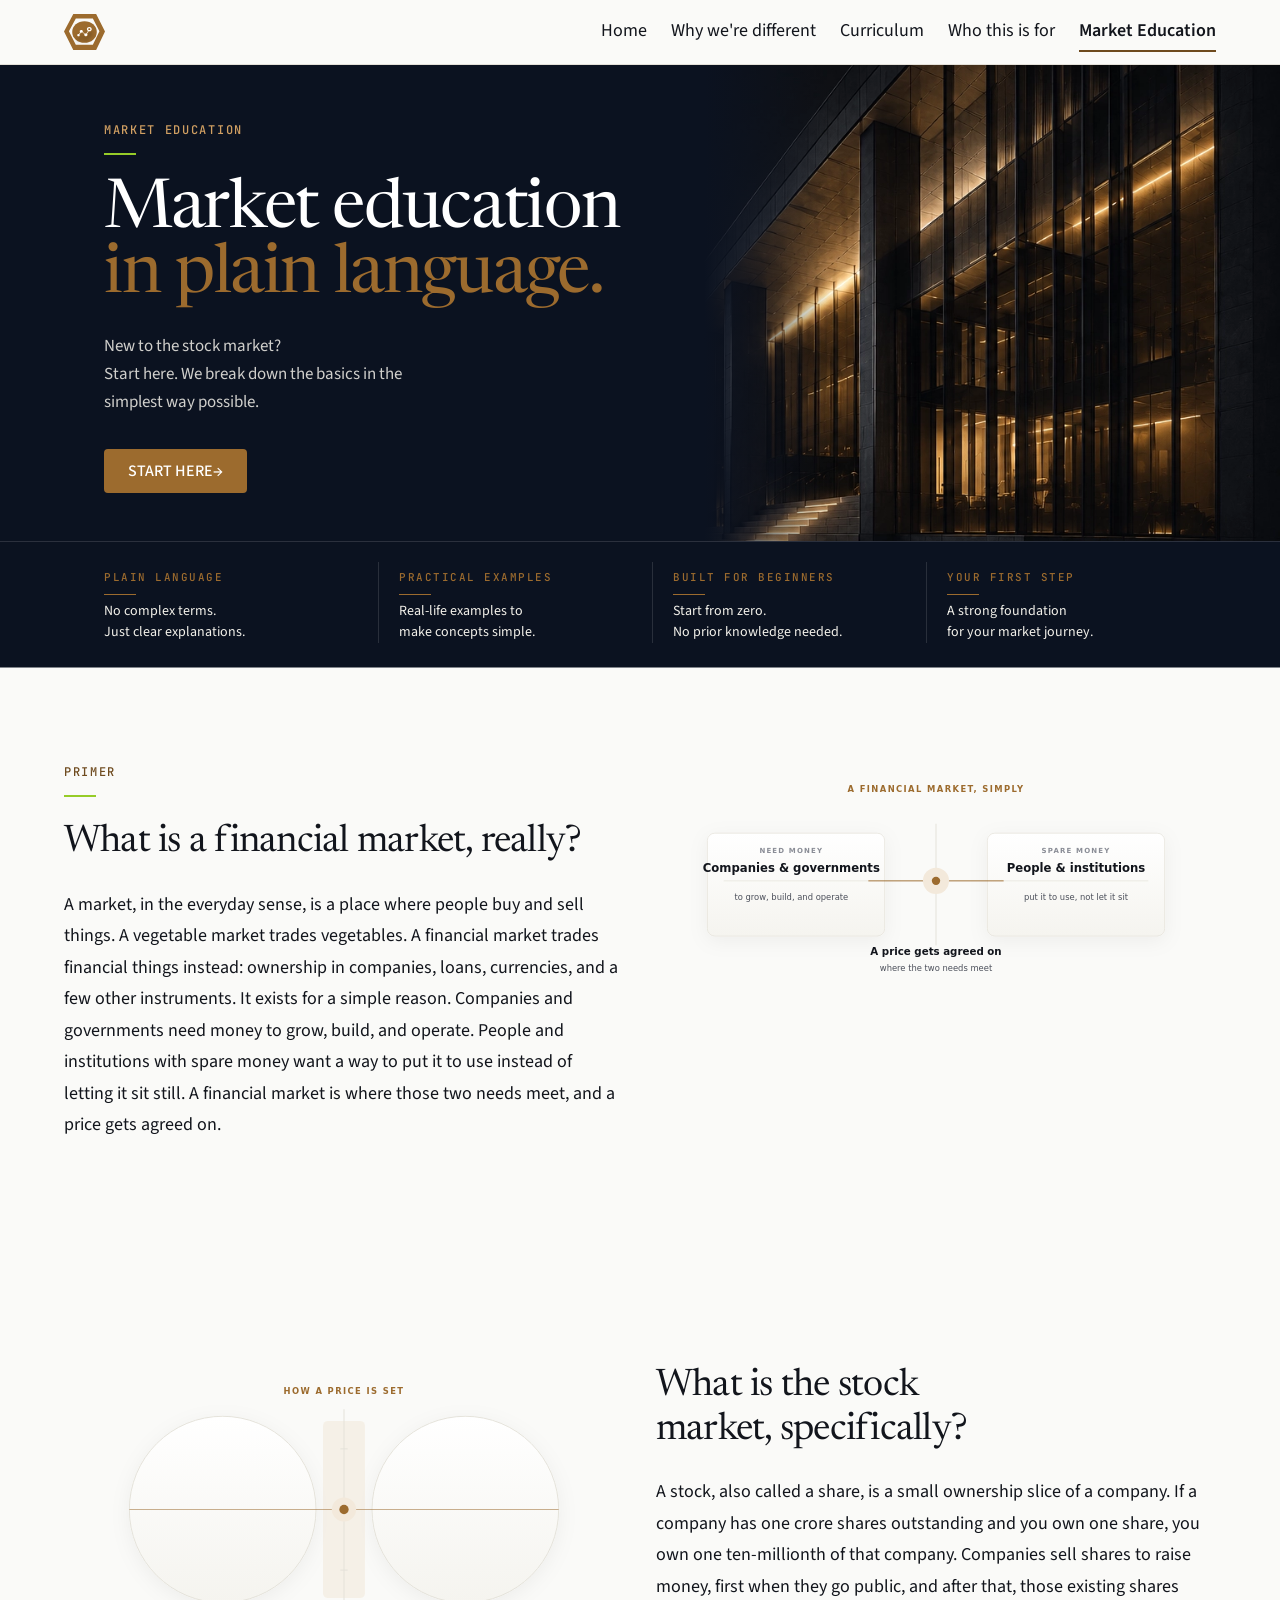
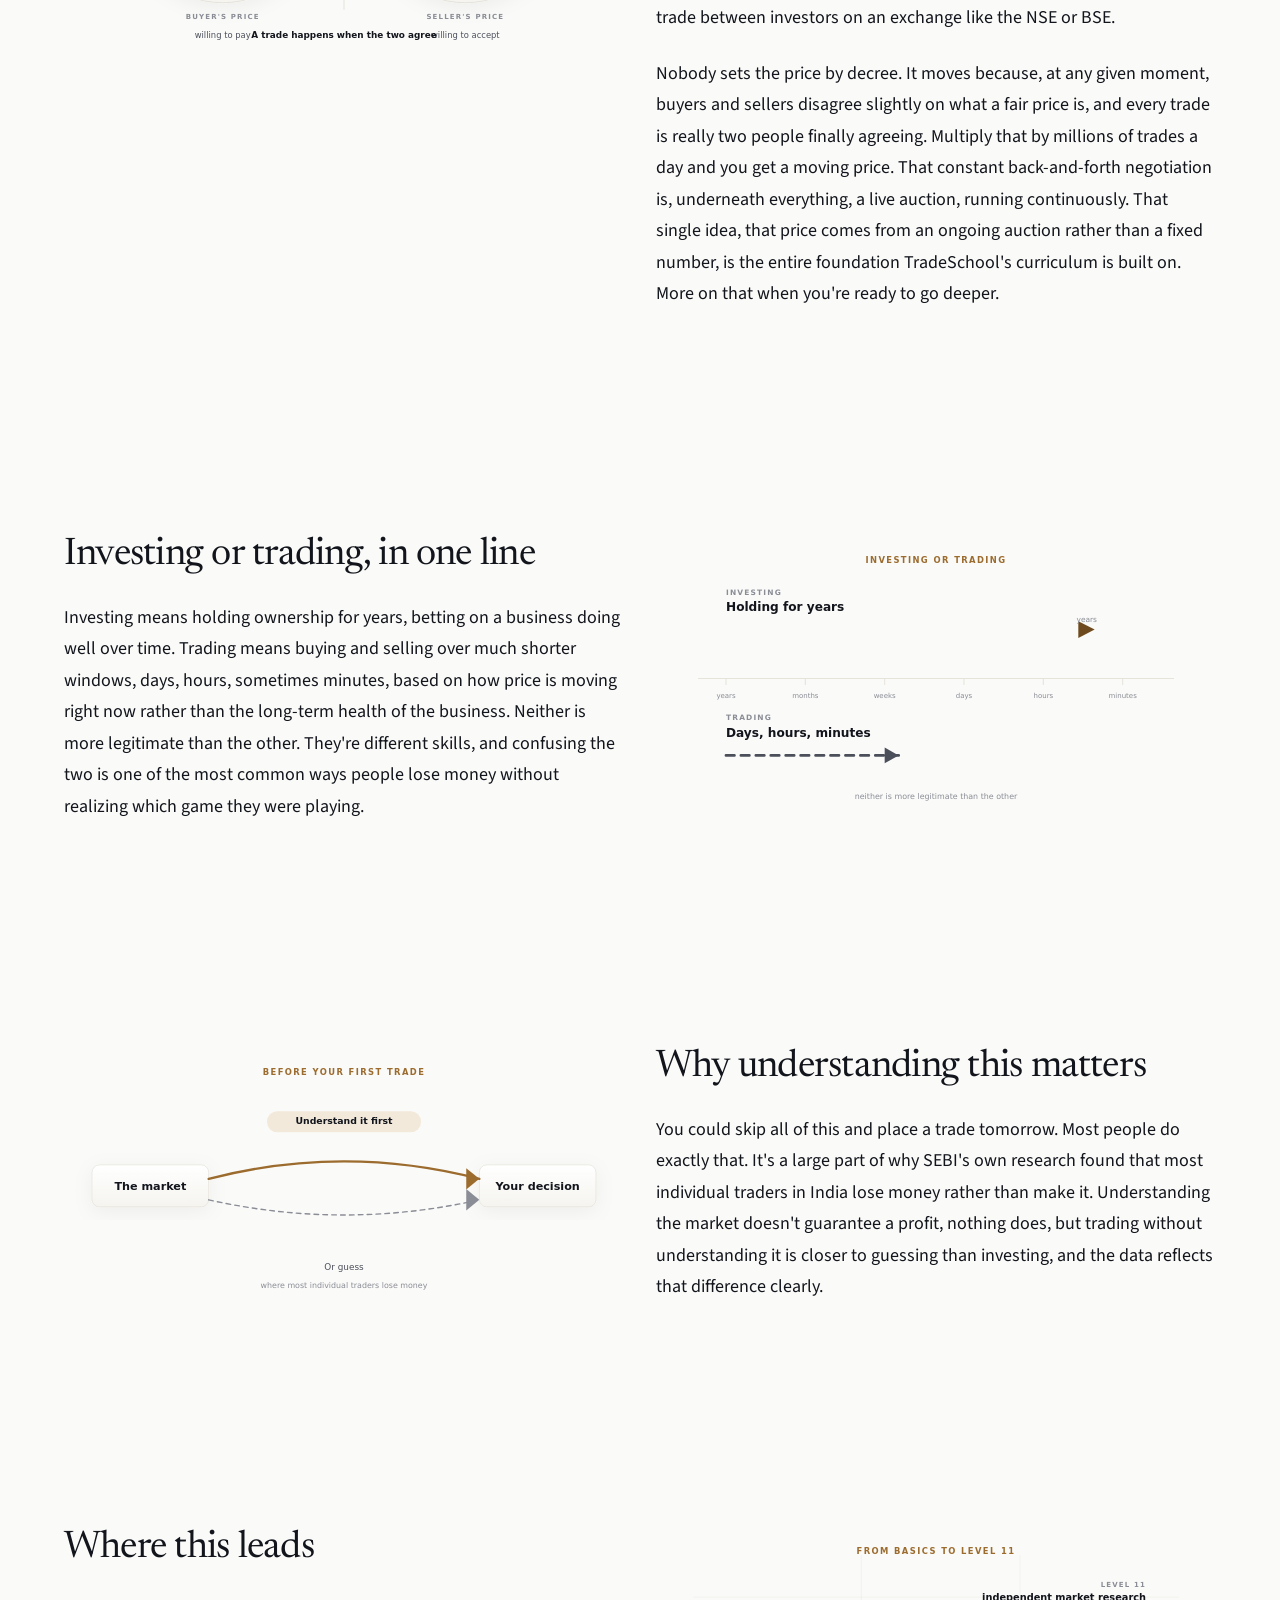
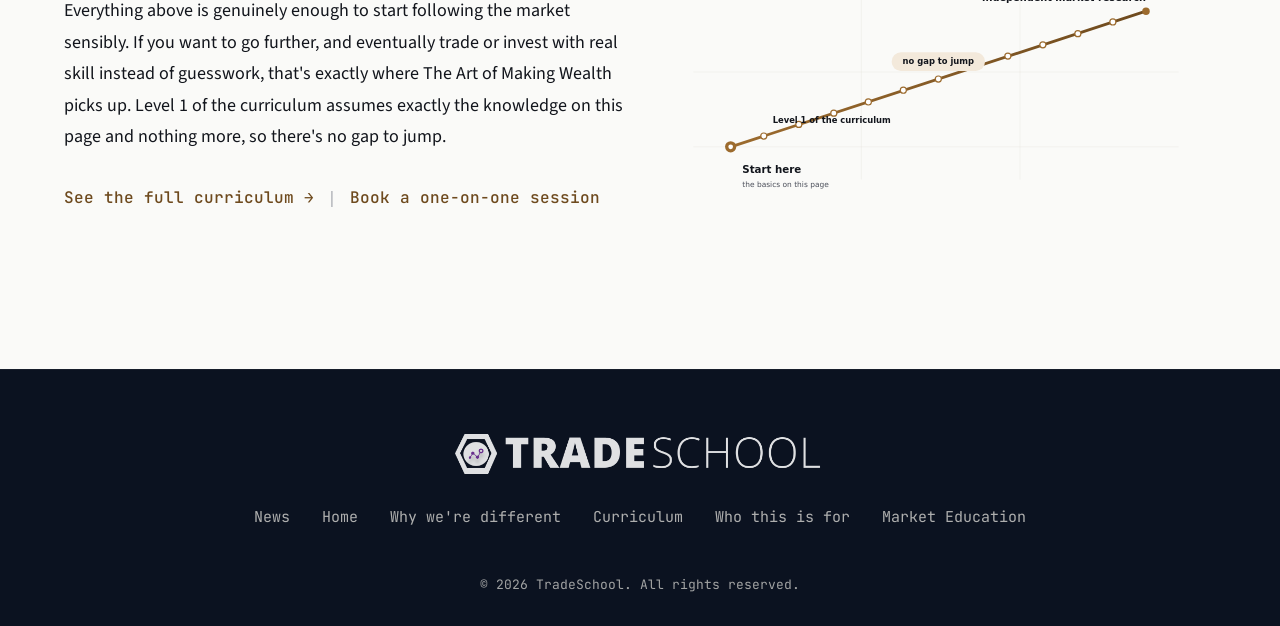
<file: market-education.html>
<!DOCTYPE html>
<html lang="en">

<head>
  <meta charset="UTF-8">
  <meta name="viewport" content="width=device-width, initial-scale=1.0">
  <title>Market Education | TradeSchool</title>
  <meta name="description"
    content="New to markets? Start here: what a financial market really is, how the stock market works, and the one idea TradeSchool's curriculum is built on.">
  <link rel="icon"
    href="data:image/svg+xml,%3Csvg xmlns='http://www.w3.org/2000/svg' viewBox='0 0 64 64'%3E%3Crect width='64' height='64' rx='12' fill='%239C6B2E'/%3E%3Ctext x='32' y='44' font-family='Georgia,serif' font-size='36' fill='%23FAFAF8' text-anchor='middle'%3ET%3C/text%3E%3C/svg%3E">
  <link rel="preconnect" href="https://fonts.googleapis.com">
  <link rel="preconnect" href="https://fonts.gstatic.com" crossorigin>
  <link href="https://api.fontshare.com/v2/css?f[]=spline-sans@400,500,600&display=swap" rel="stylesheet">
  <link rel="stylesheet" href="css/styles.css">
  <link rel="stylesheet"
    href="https://fonts.googleapis.com/css2?family=Source+Sans+3:wght@400;500;600&family=Inter:wght@400;500;600&family=JetBrains+Mono:wght@400;500&family=Newsreader:ital,opsz,wght@0,6..72,400;0,6..72,500;1,6..72,400;1,6..72,500&display=swap">
</head>

<body>

  <!-- Navigation -->
  <header class="site-header">
    <div class="container nav-container">
      <a href="index.html" class="logo"><img src="assets/logo-header.svg" alt="TradeSchool" class="logo-header-img"></a>

      <nav class="desktop-nav">
        <a href="index.html">Home</a>
        <a href="why-were-different.html">Why we're different</a>
        <a href="curriculum.html">Curriculum</a>
        <a href="who-its-for.html">Who this is for</a>
        <a href="market-education.html" class="active">Market Education</a>
      </nav>

      <button id="mobile-menu-btn" class="mobile-menu-btn" aria-label="Open menu" aria-expanded="false">
        <svg width="24" height="24" viewBox="0 0 24 24" fill="none" xmlns="http://www.w3.org/2000/svg">
          <path d="M3 12H21M3 6H21M3 18H21" stroke-linecap="round" stroke-linejoin="round" />
        </svg>
      </button>
    </div>
  </header>

  <!-- Mobile Nav Overlay -->
  <nav id="mobile-nav-overlay" class="mobile-nav-overlay" aria-label="Mobile menu">
    <button id="mobile-close-btn" class="close-btn" aria-label="Close menu">
      <svg width="24" height="24" viewBox="0 0 24 24" fill="none" xmlns="http://www.w3.org/2000/svg">
        <path d="M18 6L6 18M6 6L18 18" stroke-linecap="round" stroke-linejoin="round" />
      </svg>
    </button>
    <a href="index.html">Home</a>
    <a href="why-were-different.html">Why we're different</a>
    <a href="curriculum.html">Curriculum</a>
    <a href="who-its-for.html">Who this is for</a>
    <a href="market-education.html" class="active">Market Education</a>
  </nav>

  <main>
    <!-- Hero — Shared reusable clone (isolated per page) -->
    <section id="hero" class="hero-shared full-bleed-section hero-shared--education">
      <div class="hero-shared__inner full-bleed-content">
        <div class="hero-shared__grid">
          <div class="hero-shared__content">
            <span class="hero-shared__eyebrow eyebrow">MARKET EDUCATION</span>
            <div class="section-rule hero-shared__rule"></div>
            <h1 class="hero-shared__title">
              <span class="hero-shared__title--white">Market education</span>
              <span class="hero-shared__title--accent">in plain language.</span>
            </h1>
            <p class="hero-shared__desc">New to the stock market?<br>Start here. We break down the
              basics in the simplest way possible.</p>
            <a href="https://wa.me/919481369078" target="_blank" rel="noopener noreferrer"
              class="btn-primary hero-shared__cta">START HERE <span aria-hidden="true">→</span></a>
          </div>
        </div>
      </div>
    </section>
    <section class="hero-features-bar full-bleed-section" aria-label="Key differentiators">
      <div class="hero-features-bar__inner full-bleed-content">
        <div class="hero-shared__features" role="list">
          <div class="hero-shared__feat" role="listitem"><span class="hero-shared__feat-kicker">PLAIN
              LANGUAGE</span><span class="hero-shared__feat-value">No complex terms.<br>Just clear explanations.</span>
          </div>
          <div class="hero-shared__feat" role="listitem"><span class="hero-shared__feat-kicker">PRACTICAL
              EXAMPLES</span><span class="hero-shared__feat-value">Real-life examples to<br>make concepts simple.</span>
          </div>
          <div class="hero-shared__feat" role="listitem"><span class="hero-shared__feat-kicker">BUILT FOR
              BEGINNERS</span><span class="hero-shared__feat-value">Start from zero.<br>No prior knowledge
              needed.</span>
          </div>
          <div class="hero-shared__feat" role="listitem"><span class="hero-shared__feat-kicker">YOUR FIRST
              STEP</span><span class="hero-shared__feat-value">A strong foundation<br>for your market journey.</span>
          </div>
        </div>
    </section>
    </section>

    <!-- Sticky Mobile CTA Bar -->
    <div id="sticky-cta-bar" class="sticky-cta-bar">
      <a href="https://wa.me/919481369078" target="_blank" rel="noopener noreferrer" class="btn-primary">Book a
        one-on-one session</a>
    </div>

    <!-- What is a financial market, really? -->
    <section class="section section--md container me-prose">
      <!-- lg-col-start-8 intentionally omitted throughout this page: it was an undefined
         no-op class and auto-placement already renders each second column at cols 7-12. -->
      <div class="grid">
        <div class="lg-col-span-6">
          <span class="eyebrow">PRIMER</span>
          <div class="section-rule"></div>
          <h2 class="text-3xl mb-6">What is a financial market, really?</h2>
          <p class="text-base text-ink mb-8">A market, in the everyday sense, is a place where people buy and sell
            things. A vegetable market trades vegetables. A financial market trades financial things instead: ownership
            in companies, loans, currencies, and a few other instruments. It exists for a simple reason. Companies and
            governments need money to grow, build, and operate. People and institutions with spare money want a way to
            put it to use instead of letting it sit still. A financial market is where those two needs meet, and a price
            gets agreed on.</p>
        </div>
        <div class="lg-col-span-6">
          <figure class="diagram-frame grid-media">
            <img src="assets/diagram-financial-market.svg"
              alt="Diagram: companies and governments that need money meeting people and institutions with spare money, where a price gets agreed on"
              loading="lazy" decoding="async" class="diagram-img">
          </figure>
        </div>
      </div>
    </section>

    <!-- What is the stock market, specifically? -->
    <section class="section section--md container me-prose">
      <div class="grid">
        <div class="lg-col-span-6">
          <figure class="diagram-frame grid-media">
            <img src="assets/diagram-two-circle-exchange.svg"
              alt="Two-circle exchange diagram: buyer's price meeting seller's price" loading="lazy" decoding="async"
              class="diagram-img">
          </figure>
        </div>
        <div class="lg-col-span-6">
          <h2 class="text-3xl mb-6">What is the stock market, specifically?</h2>
          <p class="text-base text-ink mb-6">A stock, also called a share, is a small ownership slice of a company. If a
            company has one crore shares outstanding and you own one share, you own one ten-millionth of that company.
            Companies sell shares to raise money, first when they go public, and after that, those existing shares trade
            between investors on an exchange like the NSE or BSE.</p>
          <p class="text-base text-ink mb-8">Nobody sets the price by decree. It moves because, at any given moment,
            buyers and sellers disagree slightly on what a fair price is, and every trade is really two people finally
            agreeing. Multiply that by millions of trades a day and you get a moving price. That constant back-and-forth
            negotiation is, underneath everything, a live auction, running continuously. That single idea, that price
            comes from an ongoing auction rather than a fixed number, is the entire foundation TradeSchool's curriculum
            is built on. More on that when you're ready to go deeper.</p>
        </div>
      </div>
    </section>

    <!-- Investing or trading, in one line -->
    <section class="section section--md container me-prose">
      <div class="grid">
        <div class="lg-col-span-6">
          <h2 class="text-3xl mb-6">Investing or trading, in one line</h2>
          <p class="text-base text-ink mb-8">Investing means holding ownership for years, betting on a business doing
            well over time. Trading means buying and selling over much shorter windows, days, hours, sometimes minutes,
            based on how price is moving right now rather than the long-term health of the business. Neither is more
            legitimate than the other. They're different skills, and confusing the two is one of the most common ways
            people lose money without realizing which game they were playing.</p>
        </div>
        <div class="lg-col-span-6">
          <figure class="diagram-frame grid-media">
            <img src="assets/diagram-investing-trading.svg"
              alt="Diagram: a long arrow for investing, holding for years, and a short arrow for trading over days, hours, and minutes"
              loading="lazy" decoding="async" class="diagram-img">
          </figure>
        </div>
      </div>
    </section>

    <!-- Why understanding this matters -->
    <section class="section section--md container me-prose">
      <div class="grid">
        <div class="lg-col-span-6">
          <figure class="diagram-frame grid-media">
            <img src="assets/diagram-understanding-first.svg"
              alt="Diagram: two paths from the market to a decision, understanding it first versus guessing"
              loading="lazy" decoding="async" class="diagram-img">
          </figure>
        </div>
        <div class="lg-col-span-6">
          <h2 class="text-3xl mb-6">Why understanding this matters</h2>
          <p class="text-base text-ink mb-8">You could skip all of this and place a trade tomorrow. Most people do
            exactly that. It's a large part of why SEBI's own research found that most individual traders in India lose
            money rather than make it. Understanding the market doesn't guarantee a profit, nothing does, but trading
            without understanding it is closer to guessing than investing, and the data reflects that difference
            clearly.</p>
        </div>
      </div>
    </section>

    <!-- Where this leads -->
    <section class="section section--md container me-prose">
      <div class="grid">
        <div class="lg-col-span-6">
          <h2 class="text-3xl mb-6">Where this leads</h2>
          <p class="text-base text-ink mb-8">Everything above is genuinely enough to start following the market
            sensibly. If you want to go further, and eventually trade or invest with real skill instead of guesswork,
            that's exactly where The Art of Making Wealth picks up. Level 1 of the curriculum assumes exactly the
            knowledge on this page and nothing more, so there's no gap to jump.</p>

          <div class="flex flex-wrap items-center gap-4 mt-8">
            <a href="curriculum.html" class="no-underline font-mono-bold">See the full curriculum &rarr;</a>
            <span class="text-ink-faint">|</span>
            <a href="https://wa.me/919481369078" target="_blank" rel="noopener noreferrer"
              class="no-underline font-mono-bold">Book a one-on-one session</a>
          </div>
        </div>
        <div class="lg-col-span-6">
          <figure class="diagram-frame grid-media">
            <img src="assets/diagram-where-this-leads.svg"
              alt="Diagram: a path from the basics on this page rising to Level 1 of the curriculum" loading="lazy"
              decoding="async" class="diagram-img">
          </figure>
        </div>
      </div>
    </section>
  </main>

  <footer class="bg-anchor site-footer">
    <div class="container flex flex-col items-center">
      <a href="index.html" class="footer-logo mb-8">
        <img src="assets/logo.png" alt="TradeSchool Logo" class="footer-logo-img">
      </a>
      <nav class="flex items-center justify-center gap-8 mb-12 footer-nav">
        <a href="https://www.ft.com/news-feed" target="_blank" rel="noopener noreferrer"
          class="text-anchor no-underline text-sm font-mono footer-link">News</a>
        <a href="index.html" class="text-anchor no-underline text-sm font-mono footer-link">Home</a>
        <a href="why-were-different.html" class="text-anchor no-underline text-sm font-mono footer-link">Why we're
          different</a>
        <a href="curriculum.html" class="text-anchor no-underline text-sm font-mono footer-link">Curriculum</a>
        <a href="who-its-for.html" class="text-anchor no-underline text-sm font-mono footer-link">Who this is for</a>
        <a href="market-education.html" class="text-anchor no-underline text-sm font-mono footer-link">Market
          Education</a>
      </nav>
      <p class="text-xs font-mono footer-copyright">&copy; 2026 TradeSchool. All rights reserved.</p>
    </div>
  </footer>

  <script src="js/scripts.js"></script>
</body>

</html>
</file>
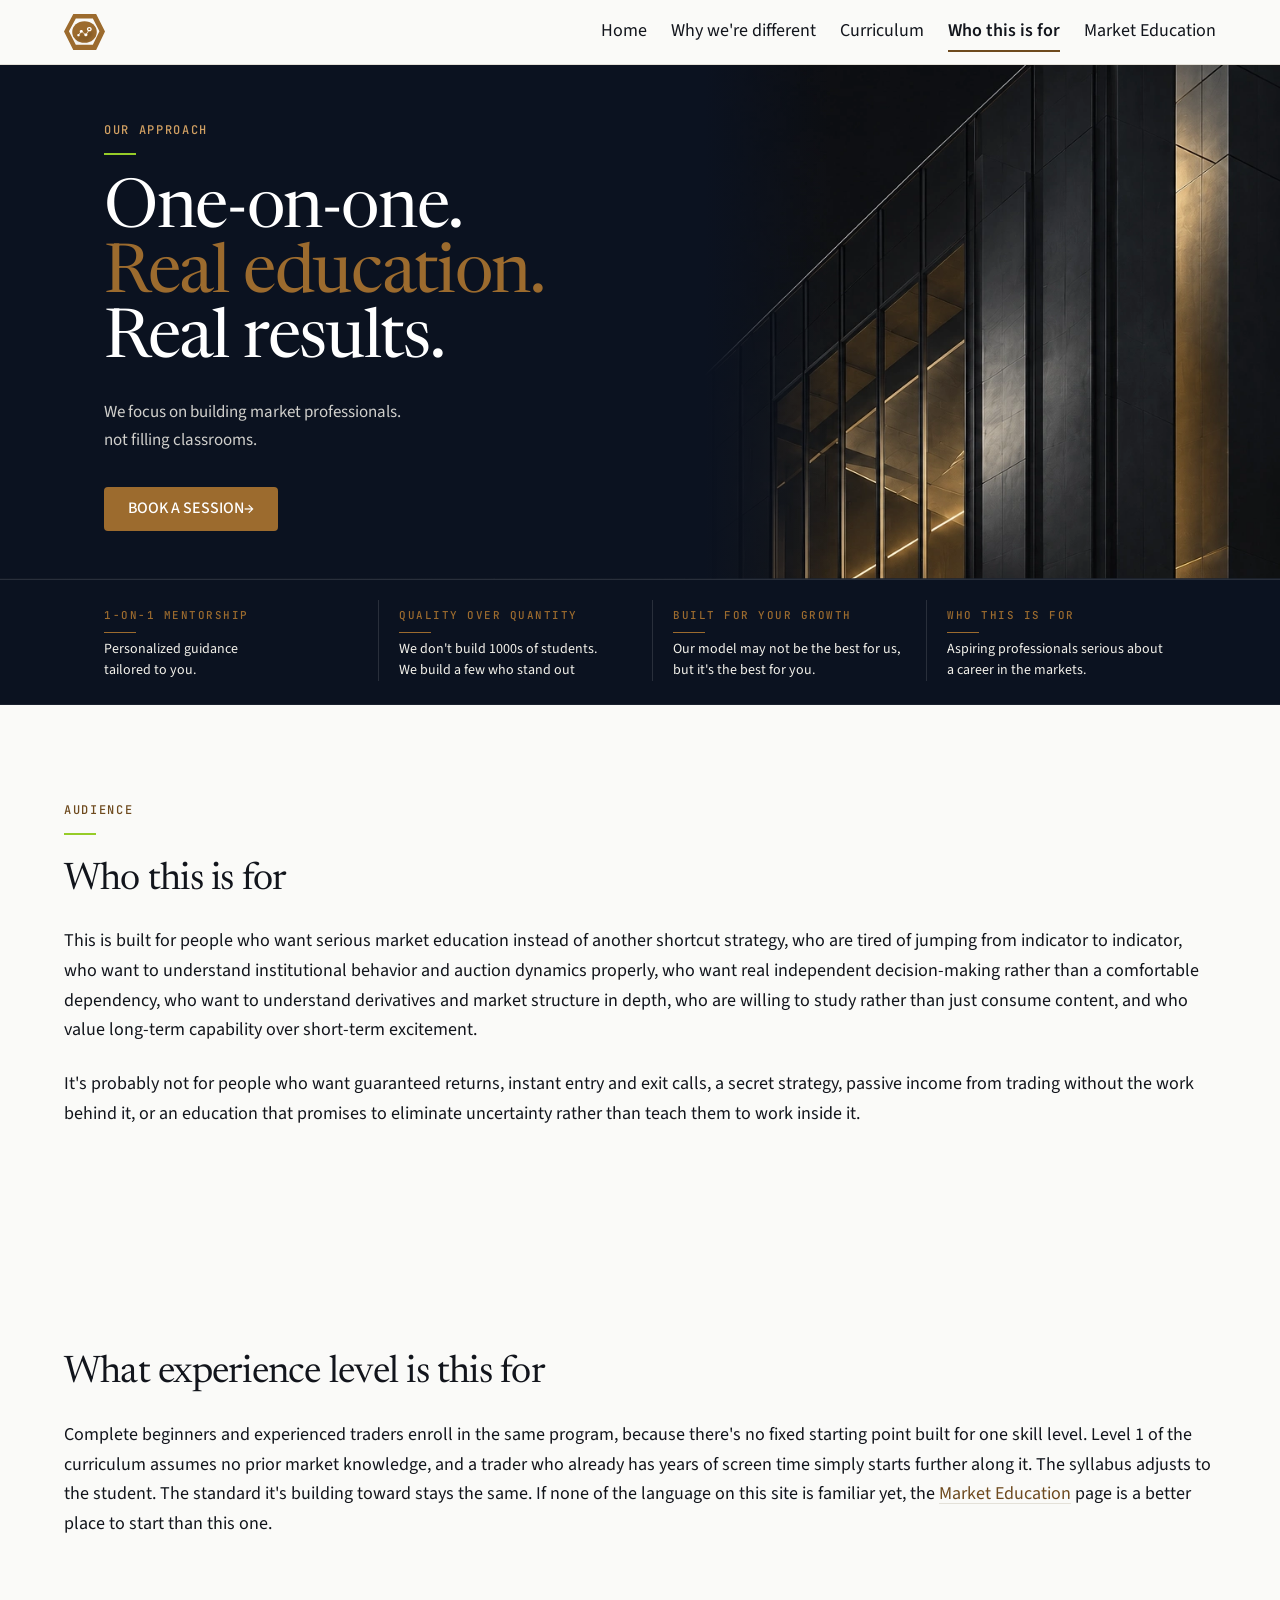
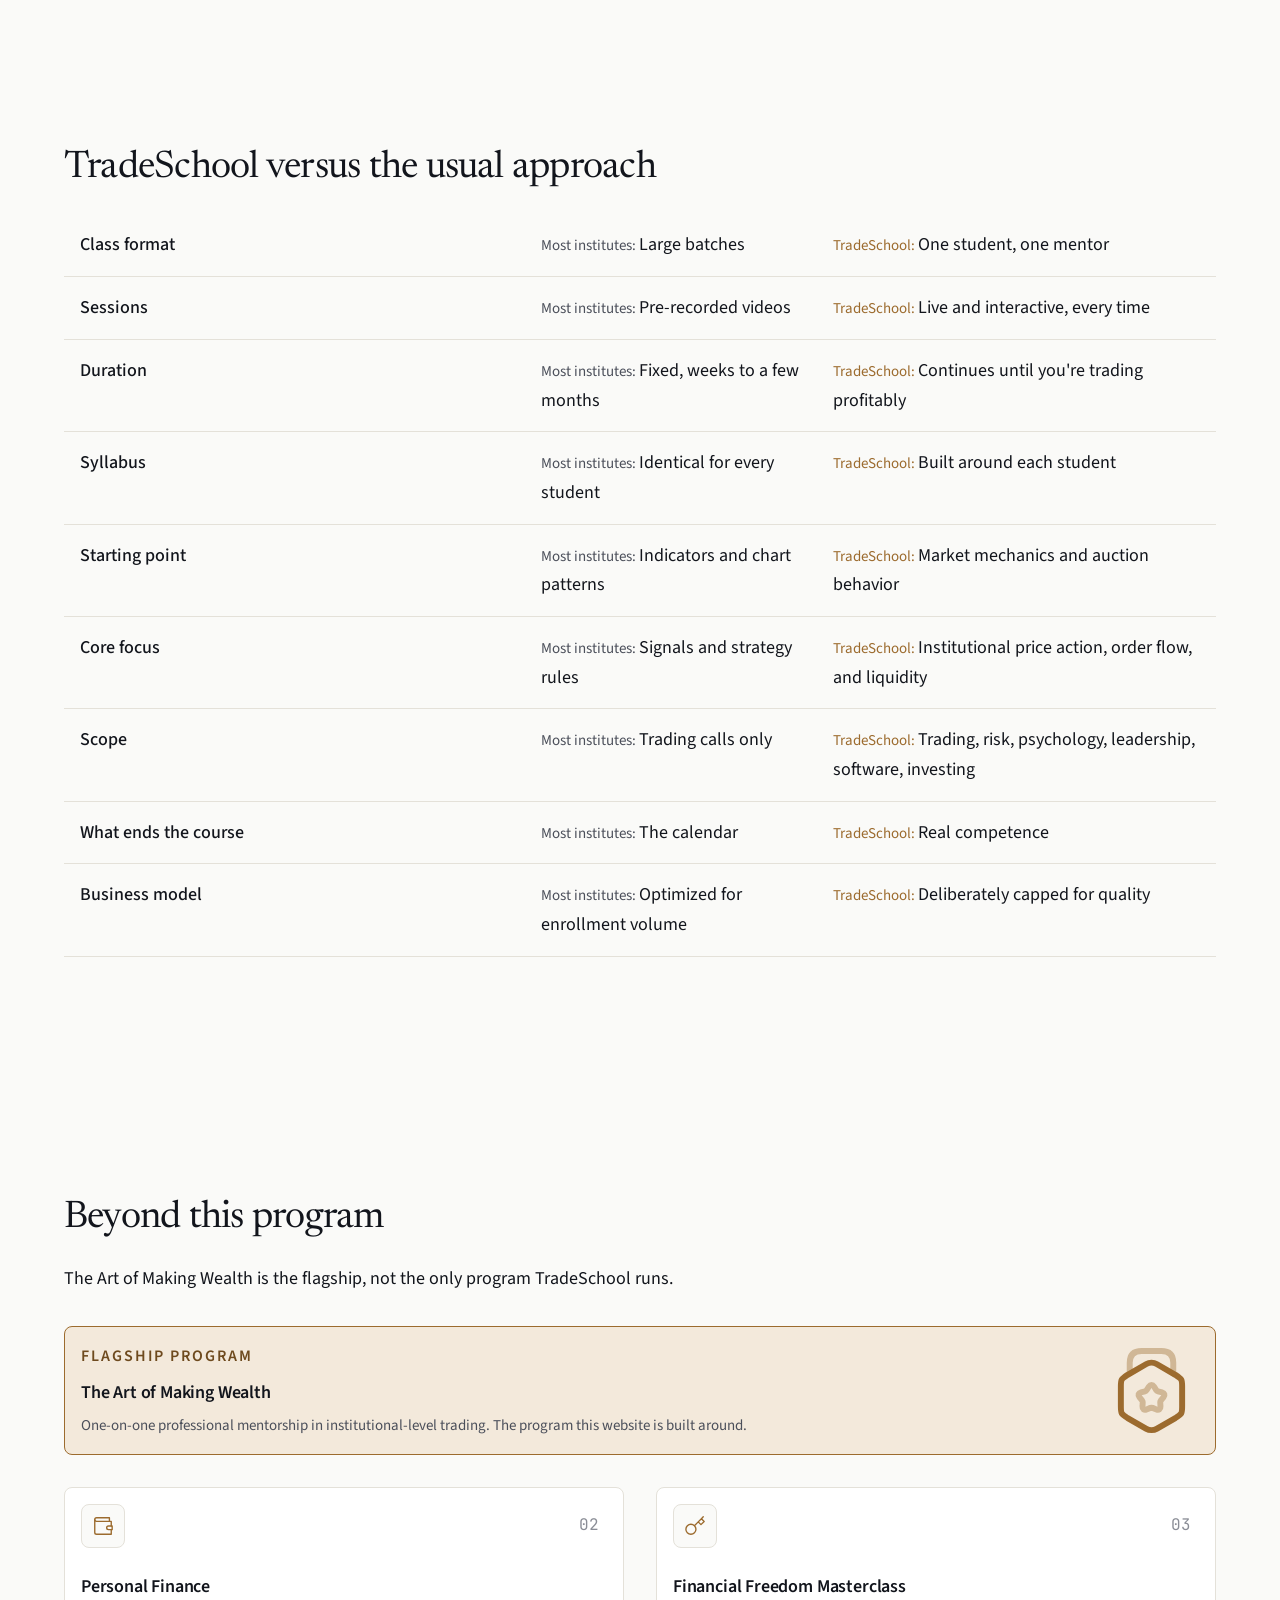
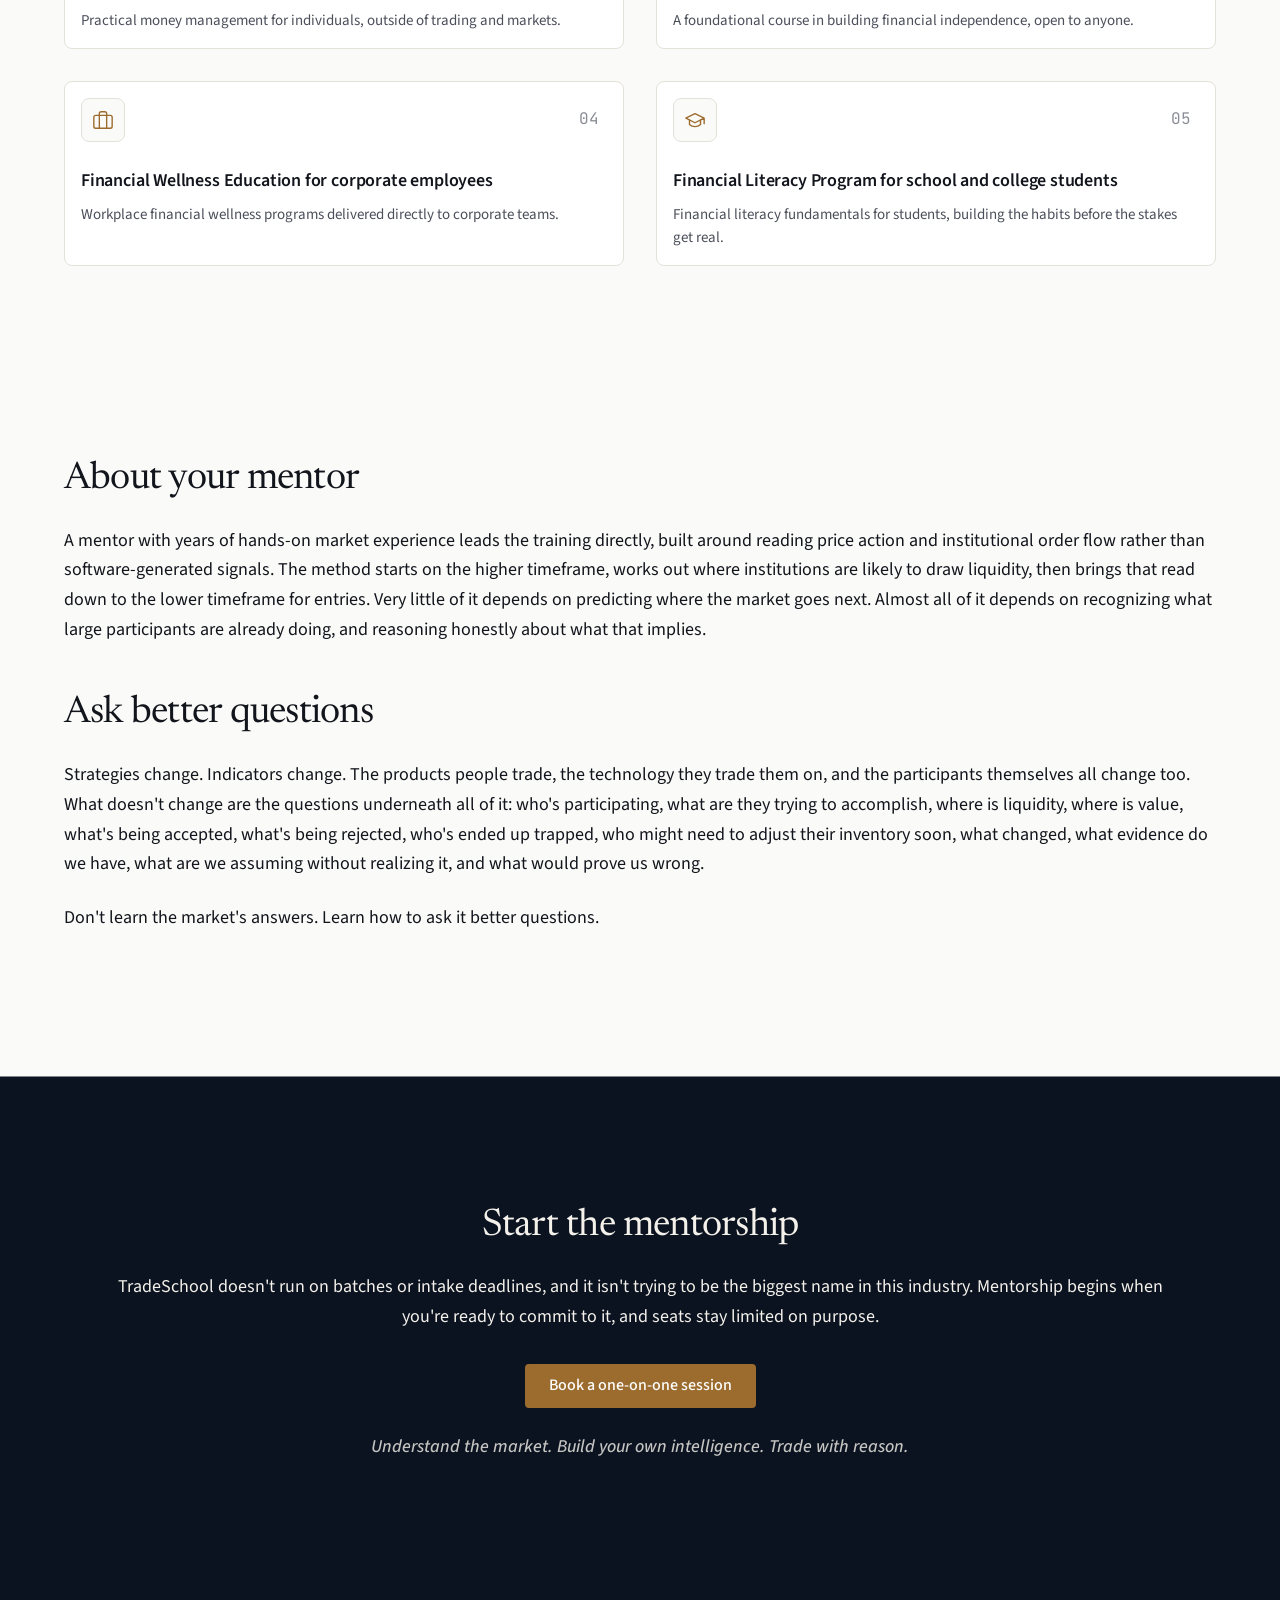
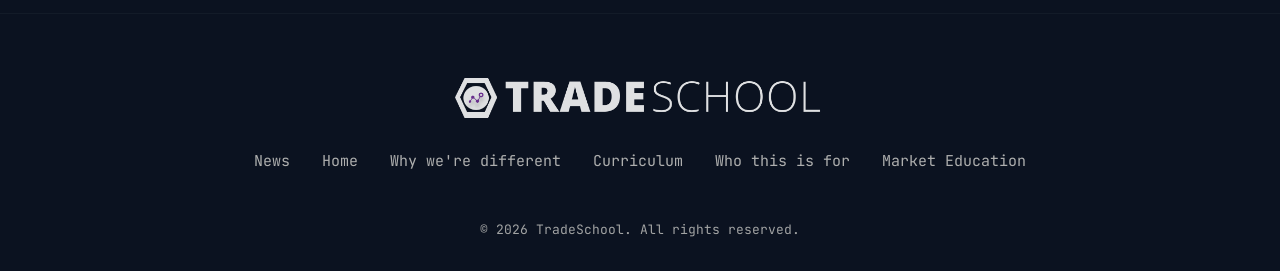
<file: who-its-for.html>
<!DOCTYPE html>
<html lang="en">

<head>
  <meta charset="UTF-8">
  <meta name="viewport" content="width=device-width, initial-scale=1.0">
  <title>Who this is for | TradeSchool</title>
  <meta name="description"
    content="TradeSchool programs: The Art of Making Wealth flagship mentorship, plus personal finance, financial wellness, and financial literacy for individuals, teams, and students.">
  <link rel="icon"
    href="data:image/svg+xml,%3Csvg xmlns='http://www.w3.org/2000/svg' viewBox='0 0 64 64'%3E%3Crect width='64' height='64' rx='12' fill='%239C6B2E'/%3E%3Ctext x='32' y='44' font-family='Georgia,serif' font-size='36' fill='%23FAFAF8' text-anchor='middle'%3ET%3C/text%3E%3C/svg%3E">
  <link rel="preconnect" href="https://fonts.googleapis.com">
  <link rel="preconnect" href="https://fonts.gstatic.com" crossorigin>
  <link href="https://api.fontshare.com/v2/css?f[]=spline-sans@400,500,600&display=swap" rel="stylesheet">
  <link rel="stylesheet" href="css/styles.css">
  <link rel="stylesheet"
    href="https://fonts.googleapis.com/css2?family=Source+Sans+3:wght@400;500;600&family=Inter:wght@400;500;600&family=JetBrains+Mono:wght@400;500&family=Newsreader:ital,opsz,wght@0,6..72,400;0,6..72,500;1,6..72,400;1,6..72,500&display=swap">
</head>

<body>

  <!-- Navigation -->
  <header class="site-header">
    <div class="container nav-container">
      <a href="index.html" class="logo"><img src="assets/logo-header.svg" alt="TradeSchool" class="logo-header-img"></a>

      <nav class="desktop-nav">
        <a href="index.html">Home</a>
        <a href="why-were-different.html">Why we're different</a>
        <a href="curriculum.html">Curriculum</a>
        <a href="who-its-for.html" class="active">Who this is for</a>
        <a href="market-education.html">Market Education</a>
      </nav>

      <button id="mobile-menu-btn" class="mobile-menu-btn" aria-label="Open menu" aria-expanded="false">
        <svg width="24" height="24" viewBox="0 0 24 24" fill="none" xmlns="http://www.w3.org/2000/svg">
          <path d="M3 12H21M3 6H21M3 18H21" stroke-linecap="round" stroke-linejoin="round" />
        </svg>
      </button>
    </div>
  </header>

  <!-- Mobile Nav Overlay -->
  <nav id="mobile-nav-overlay" class="mobile-nav-overlay" aria-label="Mobile menu">
    <button id="mobile-close-btn" class="close-btn" aria-label="Close menu">
      <svg width="24" height="24" viewBox="0 0 24 24" fill="none" xmlns="http://www.w3.org/2000/svg">
        <path d="M18 6L6 18M6 6L18 18" stroke-linecap="round" stroke-linejoin="round" />
      </svg>
    </button>
    <a href="index.html">Home</a>
    <a href="why-were-different.html">Why we're different</a>
    <a href="curriculum.html">Curriculum</a>
    <a href="who-its-for.html" class="active">Who this is for</a>
    <a href="market-education.html">Market Education</a>
  </nav>

  <main>
    <!-- Hero — Shared reusable clone (isolated per page) -->
    <section id="hero" class="hero-shared full-bleed-section hero-shared--who">
      <div class="hero-shared__inner full-bleed-content">
        <div class="hero-shared__grid">
          <div class="hero-shared__content">
            <span class="hero-shared__eyebrow eyebrow">OUR APPROACH</span>
            <div class="section-rule hero-shared__rule"></div>
            <h1 class="hero-shared__title">
              <span class="hero-shared__title--white">One-on-one.</span><br>
              <span class="hero-shared__title--accent">Real education.</span><br>
              <span class="hero-shared__title--white">Real results.</span>
            </h1>
            <p class="hero-shared__desc">We focus on building market professionals.<br>not filling classrooms.</p>
            <a href="https://wa.me/919481369078" target="_blank" rel="noopener noreferrer"
              class="btn-primary hero-shared__cta">BOOK A SESSION <span aria-hidden="true">→</span></a>
          </div>
        </div>
      </div>
    </section>
    <section class="hero-features-bar full-bleed-section" aria-label="Key differentiators">
      <div class="hero-features-bar__inner full-bleed-content">
        <div class="hero-shared__features" role="list">
          <div class="hero-shared__feat" role="listitem"><span class="hero-shared__feat-kicker">1-ON-1
              MENTORSHIP</span><span class="hero-shared__feat-value">Personalized guidance<br>tailored to you.</span>
          </div>
          <div class="hero-shared__feat" role="listitem"><span class="hero-shared__feat-kicker">QUALITY OVER
              QUANTITY</span><span class="hero-shared__feat-value">We don't build 1000s of
              students.<br>We build a few who stand out</span></div>
          <div class="hero-shared__feat" role="listitem"><span class="hero-shared__feat-kicker">BUILT FOR YOUR
              GROWTH</span><span class="hero-shared__feat-value">Our model may not be the best for us,<br>but it's the
              best for you.</span></div>
          <div class="hero-shared__feat" role="listitem"><span class="hero-shared__feat-kicker">WHO THIS IS
              FOR</span><span class="hero-shared__feat-value">Aspiring professionals
              serious about<br>a career
              in the markets.</span></div>
        </div>
      </div>
    </section>

    <!-- Sticky Mobile CTA Bar -->
    <div id="sticky-cta-bar" class="sticky-cta-bar">
      <a href="https://wa.me/919481369078" target="_blank" rel="noopener noreferrer" class="btn-primary">Book a
        one-on-one session</a>
    </div>

    <!-- Who this is for -->
    <section class="section section--md container">
      <span class="eyebrow">AUDIENCE</span>
      <div class="section-rule"></div>
      <h2 class="text-3xl mb-6">Who this is for</h2>
      <p class="text-base text-ink mb-6">This is built for people who want serious market education instead of another
        shortcut strategy, who are tired of jumping from indicator to indicator, who want to understand institutional
        behavior and auction dynamics properly, who want real independent decision-making rather than a comfortable
        dependency, who want to understand derivatives and market structure in depth, who are willing to study rather
        than just consume content, and who value long-term capability over short-term excitement.</p>
      <p class="text-base text-ink mb-12">It's probably not for people who want guaranteed returns, instant entry and
        exit calls, a secret strategy, passive income from trading without the work behind it, or an education that
        promises to eliminate uncertainty rather than teach them to work inside it.</p>
    </section>

    <!-- What experience level is this for -->
    <section class="section section--sm container">
      <h2 class="text-3xl mb-6">What experience level is this for</h2>
      <p class="text-base text-ink mb-8">Complete beginners and experienced traders enroll in the same program, because
        there's no fixed starting point built for one skill level. Level 1 of the curriculum assumes no prior market
        knowledge, and a trader who already has years of screen time simply starts further along it. The syllabus
        adjusts to the student. The standard it's building toward stays the same. If none of the language on this site
        is familiar yet, the <a href="market-education.html">Market Education</a> page is a better place to start than
        this one.</p>
    </section>

    <!-- TradeSchool versus the usual approach -->
    <section class="section section--md container bg-canvas">
      <h2 class="text-3xl mb-6">TradeSchool versus the usual approach</h2>

      <div class="table-container mb-12">
        <table class="stack-table-mobile who-table">
          <thead class="sr-only">
            <tr>
              <th scope="col">Area</th>
              <th scope="col">Most institutes in India</th>
              <th scope="col">TradeSchool</th>
            </tr>
          </thead>
          <tbody class="tbody">
            <tr class="tr">
              <td class="td-label">Class format</td>
              <td class="td-value mb-2"><span class="text-ink-muted text-sm d-block">Most institutes: </span>Large
                batches</td>
              <td class="td-value"><span class="text-accent text-sm font-bold d-block">TradeSchool: </span>One student,
                one mentor</td>
            </tr>
            <tr class="tr">
              <td class="td-label">Sessions</td>
              <td class="td-value mb-2"><span class="text-ink-muted text-sm d-block">Most institutes:
                </span>Pre-recorded videos</td>
              <td class="td-value"><span class="text-accent text-sm font-bold d-block">TradeSchool: </span>Live and
                interactive, every time</td>
            </tr>
            <tr class="tr">
              <td class="td-label">Duration</td>
              <td class="td-value mb-2"><span class="text-ink-muted text-sm d-block">Most institutes: </span>Fixed,
                weeks to a few months</td>
              <td class="td-value"><span class="text-accent text-sm font-bold d-block">TradeSchool: </span>Continues
                until you're trading profitably</td>
            </tr>
            <tr class="tr">
              <td class="td-label">Syllabus</td>
              <td class="td-value mb-2"><span class="text-ink-muted text-sm d-block">Most institutes: </span>Identical
                for every student</td>
              <td class="td-value"><span class="text-accent text-sm font-bold d-block">TradeSchool: </span>Built around
                each student</td>
            </tr>
            <tr class="tr">
              <td class="td-label">Starting point</td>
              <td class="td-value mb-2"><span class="text-ink-muted text-sm d-block">Most institutes: </span>Indicators
                and chart patterns</td>
              <td class="td-value"><span class="text-accent text-sm font-bold d-block">TradeSchool: </span>Market
                mechanics and auction behavior</td>
            </tr>
            <tr class="tr">
              <td class="td-label">Core focus</td>
              <td class="td-value mb-2"><span class="text-ink-muted text-sm d-block">Most institutes: </span>Signals and
                strategy rules</td>
              <td class="td-value"><span class="text-accent text-sm font-bold d-block">TradeSchool: </span>Institutional
                price action, order flow, and liquidity</td>
            </tr>
            <tr class="tr">
              <td class="td-label">Scope</td>
              <td class="td-value mb-2"><span class="text-ink-muted text-sm d-block">Most institutes: </span>Trading
                calls only</td>
              <td class="td-value"><span class="text-accent text-sm font-bold d-block">TradeSchool: </span>Trading,
                risk, psychology, leadership, software, investing</td>
            </tr>
            <tr class="tr">
              <td class="td-label">What ends the course</td>
              <td class="td-value mb-2"><span class="text-ink-muted text-sm d-block">Most institutes: </span>The
                calendar</td>
              <td class="td-value"><span class="text-accent text-sm font-bold d-block">TradeSchool: </span>Real
                competence</td>
            </tr>
            <tr class="tr">
              <td class="td-label">Business model</td>
              <td class="td-value mb-2"><span class="text-ink-muted text-sm d-block">Most institutes: </span>Optimized
                for enrollment volume</td>
              <td class="td-value"><span class="text-accent text-sm font-bold d-block">TradeSchool: </span>Deliberately
                capped for quality</td>
            </tr>
          </tbody>
        </table>
      </div>
    </section>

    <!-- Beyond this program -->
    <section class="section section--md container">
      <h2 class="text-3xl mb-6">Beyond this program</h2>
      <p class="text-base text-ink mb-8">The Art of Making Wealth is the flagship, not the only program TradeSchool
        runs.</p>

      <div class="grid">
        <article class="card program-card program-card--featured">
          <div class="program-card-body">
            <span class="program-card-eyebrow">Flagship program</span>
            <h3 class="text-base text-ink mb-2">The Art of Making Wealth</h3>
            <p class="text-sm text-ink-muted">One-on-one professional mentorship in institutional-level trading. The
              program this website is built around.</p>
          </div>
          <img src="assets/icon-award.svg" alt="" aria-hidden="true" class="program-card-badge" loading="lazy"
            decoding="async">
        </article>
        <article class="card program-card lg-col-span-6">
          <span class="program-card-index">02</span>
          <div class="program-card-icon">
            <img src="assets/icon-document.svg" alt="" aria-hidden="true" class="program-card-icon-img" loading="lazy"
              decoding="async">
          </div>
          <h3 class="text-base text-ink mb-2">Personal Finance</h3>
          <p class="text-sm text-ink-muted">Practical money management for individuals, outside of trading and markets.
          </p>
        </article>
        <article class="card program-card lg-col-span-6">
          <span class="program-card-index">03</span>
          <div class="program-card-icon">
            <img src="assets/icon-search.svg" alt="" aria-hidden="true" class="program-card-icon-img" loading="lazy"
              decoding="async">
          </div>
          <h3 class="text-base text-ink mb-2">Financial Freedom Masterclass</h3>
          <p class="text-sm text-ink-muted">A foundational course in building financial independence, open to anyone.
          </p>
        </article>
        <article class="card program-card lg-col-span-6">
          <span class="program-card-index">04</span>
          <div class="program-card-icon">
            <img src="assets/icon-building.svg" alt="" aria-hidden="true" class="program-card-icon-img" loading="lazy"
              decoding="async">
          </div>
          <h3 class="text-base text-ink mb-2">Financial Wellness Education for corporate employees</h3>
          <p class="text-sm text-ink-muted">Workplace financial wellness programs delivered directly to corporate teams.
          </p>
        </article>
        <article class="card program-card lg-col-span-6">
          <span class="program-card-index">05</span>
          <div class="program-card-icon">
            <img src="assets/icon-graduation.svg" alt="" aria-hidden="true" class="program-card-icon-img" loading="lazy"
              decoding="async">
          </div>
          <h3 class="text-base text-ink mb-2">Financial Literacy Program for school and college students</h3>
          <p class="text-sm text-ink-muted">Financial literacy fundamentals for students, building the habits before the
            stakes get real.</p>
        </article>
      </div>
    </section>

    <!-- About your mentor -->
    <section class="section section--md container">
      <h2 class="text-3xl mb-6">About your mentor</h2>
      <p class="text-base text-ink mb-12">A mentor with years of hands-on market experience leads the training directly,
        built around reading price action and institutional order flow rather than software-generated signals. The
        method starts on the higher timeframe, works out where institutions are likely to draw liquidity, then brings
        that read down to the lower timeframe for entries. Very little of it depends on predicting where the market goes
        next. Almost all of it depends on recognizing what large participants are already doing, and reasoning honestly
        about what that implies.</p>

      <h2 class="text-3xl mb-6">Ask better questions</h2>
      <p class="text-base text-ink mb-6">Strategies change. Indicators change. The products people trade, the technology
        they trade them on, and the participants themselves all change too. What doesn't change are the questions
        underneath all of it: who's participating, what are they trying to accomplish, where is liquidity, where is
        value, what's being accepted, what's being rejected, who's ended up trapped, who might need to adjust their
        inventory soon, what changed, what evidence do we have, what are we assuming without realizing it, and what
        would prove us wrong.</p>
      <p class="text-base text-ink mb-12">Don't learn the market's answers. Learn how to ask it better questions.</p>
    </section>

    <!-- Final CTA Block -->
    <section class="stat-block full-bleed-section">
      <div class="full-bleed-content text-center">
        <h2 class="text-3xl mb-6 text-anchor">Start the mentorship</h2>
        <p class="text-base text-anchor mb-8">TradeSchool doesn't run on batches or intake deadlines, and it isn't
          trying to be the biggest name in this industry. Mentorship begins when you're ready to commit to it, and seats
          stay limited on purpose.</p>

        <a href="https://wa.me/919481369078" target="_blank" rel="noopener noreferrer" class="btn-primary mb-6">Book a
          one-on-one session</a>
        <blockquote class="text-base pull-quote text-anchor pull-quote-soft">Understand the market. Build your own
          intelligence. Trade with reason.</blockquote>
      </div>
    </section>
  </main>

  <footer class="bg-anchor site-footer">
    <div class="container flex flex-col items-center">
      <a href="index.html" class="footer-logo mb-8">
        <img src="assets/logo.png" alt="TradeSchool Logo" class="footer-logo-img">
      </a>
      <nav class="flex items-center justify-center gap-8 mb-12 footer-nav">
        <a href="https://www.ft.com/news-feed" target="_blank" rel="noopener noreferrer"
          class="text-anchor no-underline text-sm font-mono footer-link">News</a>
        <a href="index.html" class="text-anchor no-underline text-sm font-mono footer-link">Home</a>
        <a href="why-were-different.html" class="text-anchor no-underline text-sm font-mono footer-link">Why we're
          different</a>
        <a href="curriculum.html" class="text-anchor no-underline text-sm font-mono footer-link">Curriculum</a>
        <a href="who-its-for.html" class="text-anchor no-underline text-sm font-mono footer-link">Who this is for</a>
        <a href="market-education.html" class="text-anchor no-underline text-sm font-mono footer-link">Market
          Education</a>
      </nav>
      <p class="text-xs font-mono footer-copyright">&copy; 2026 TradeSchool. All rights reserved.</p>
    </div>
  </footer>

  <script src="js/scripts.js"></script>
</body>

</html>
</file>
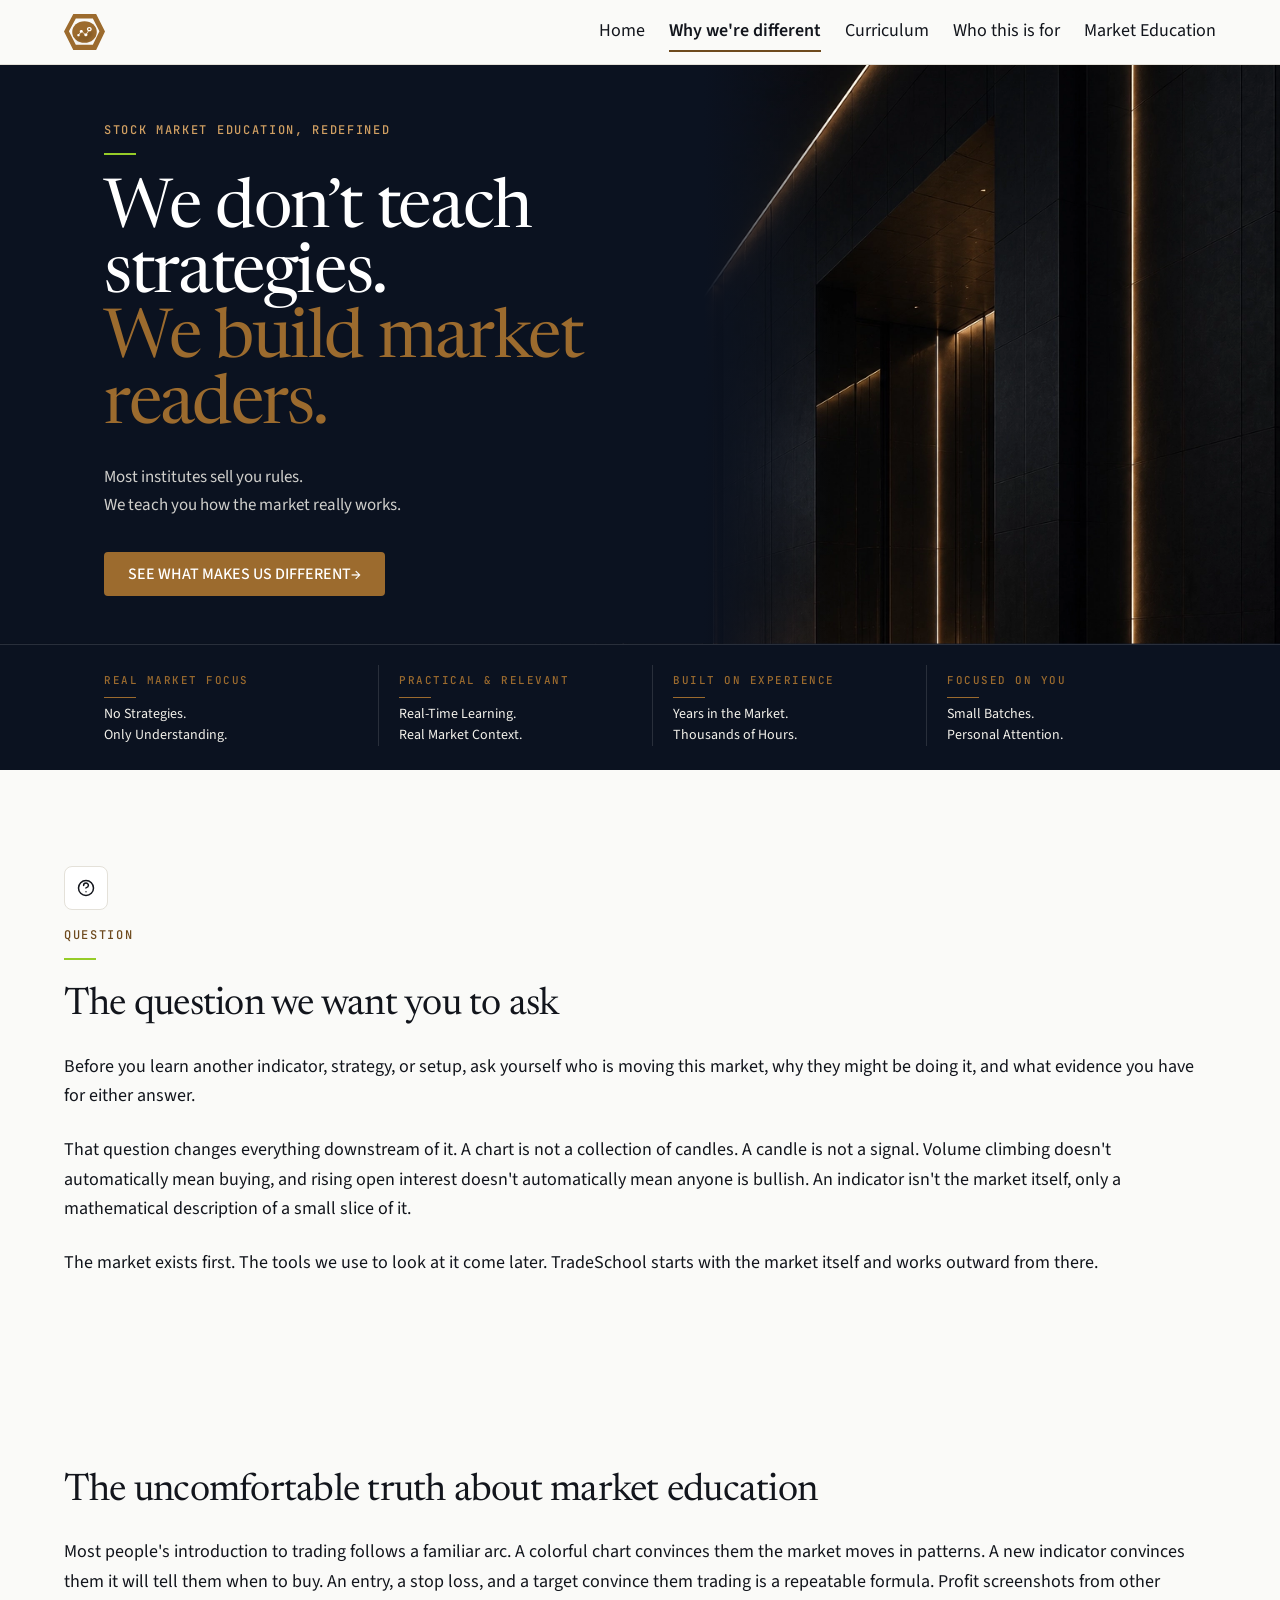
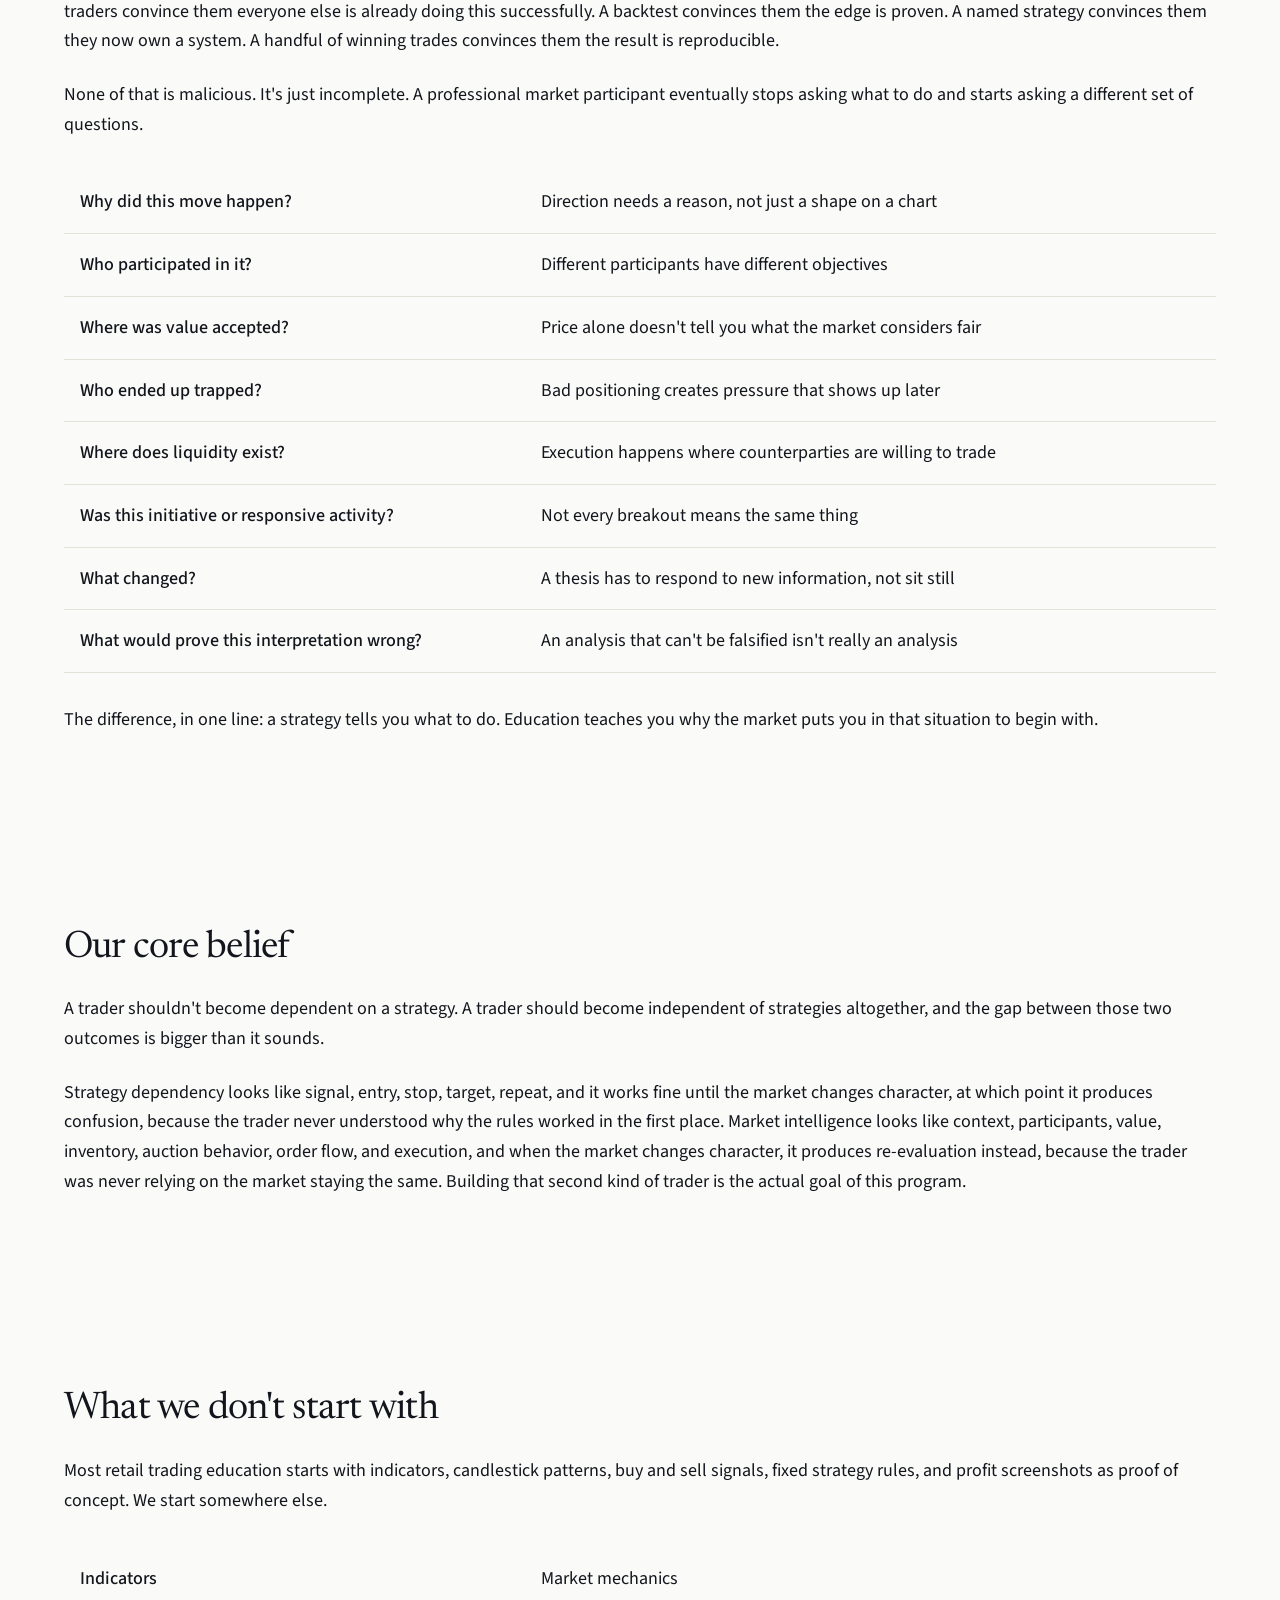
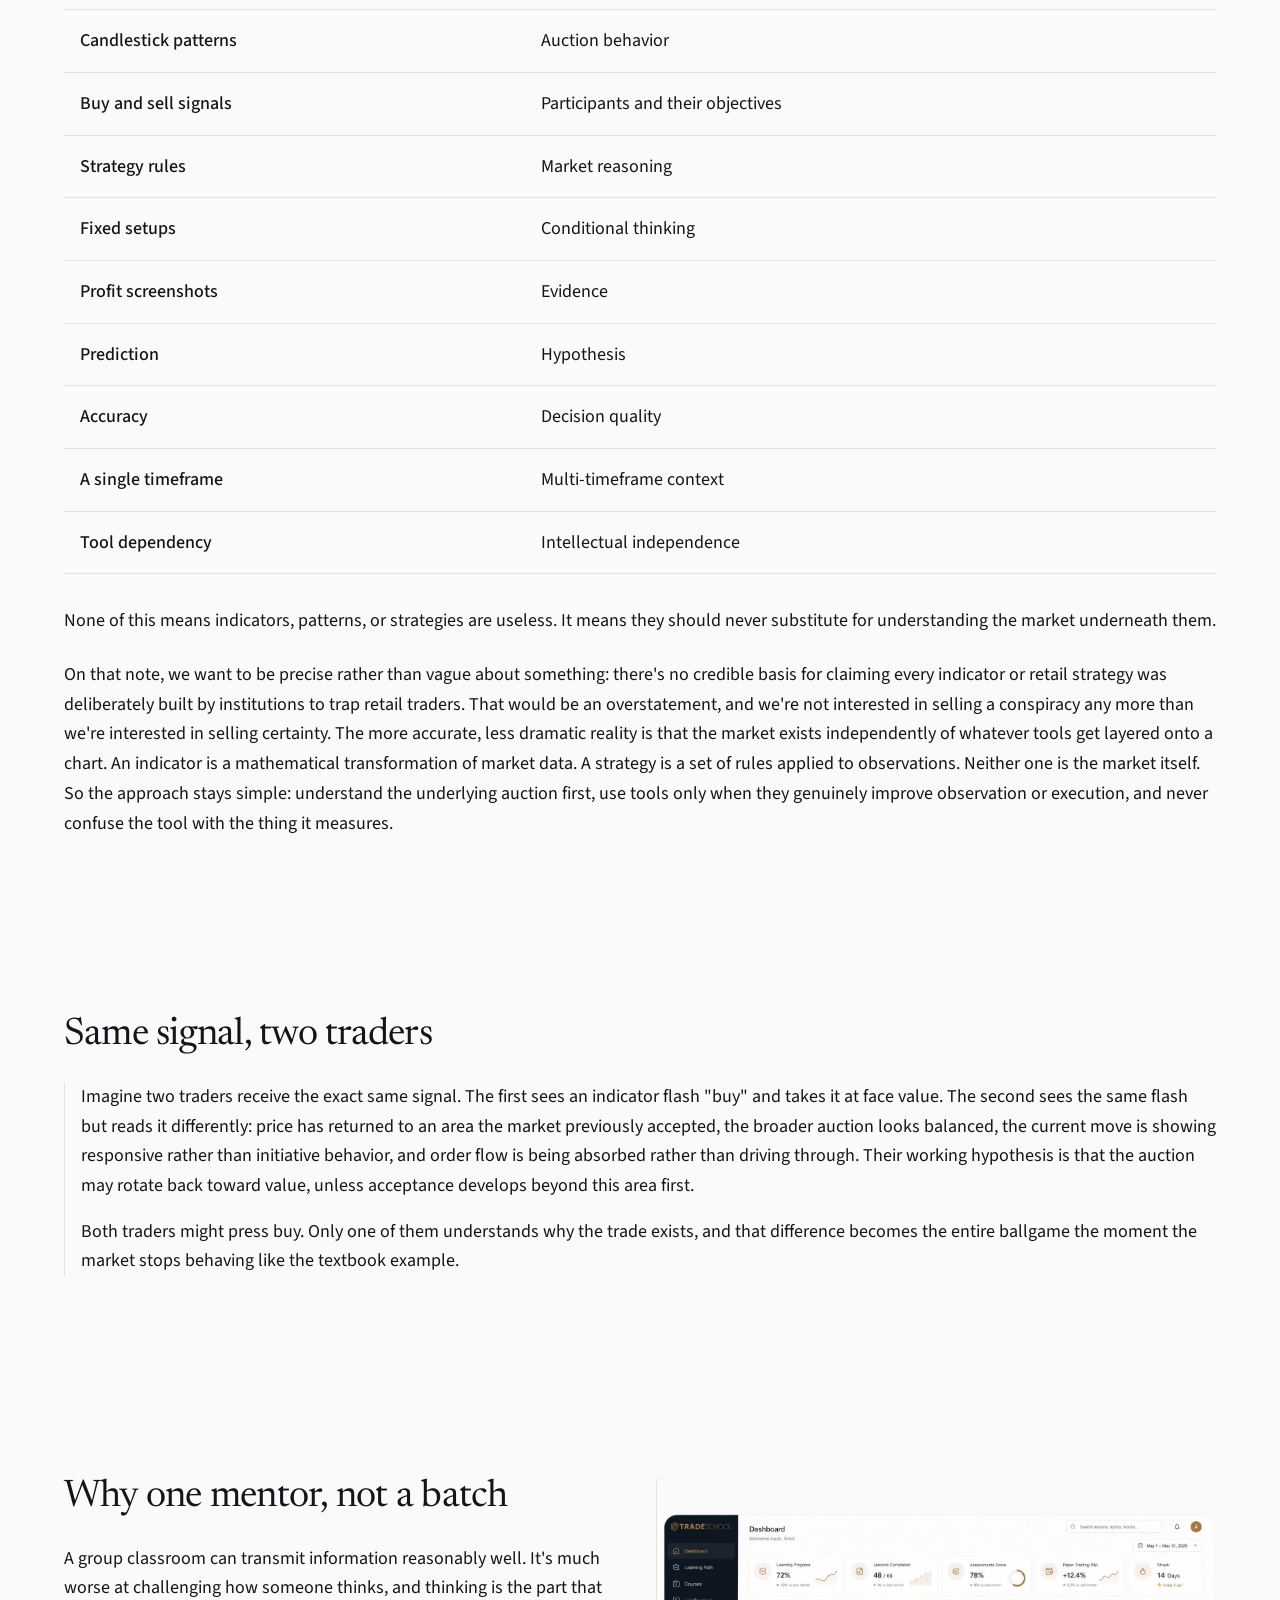
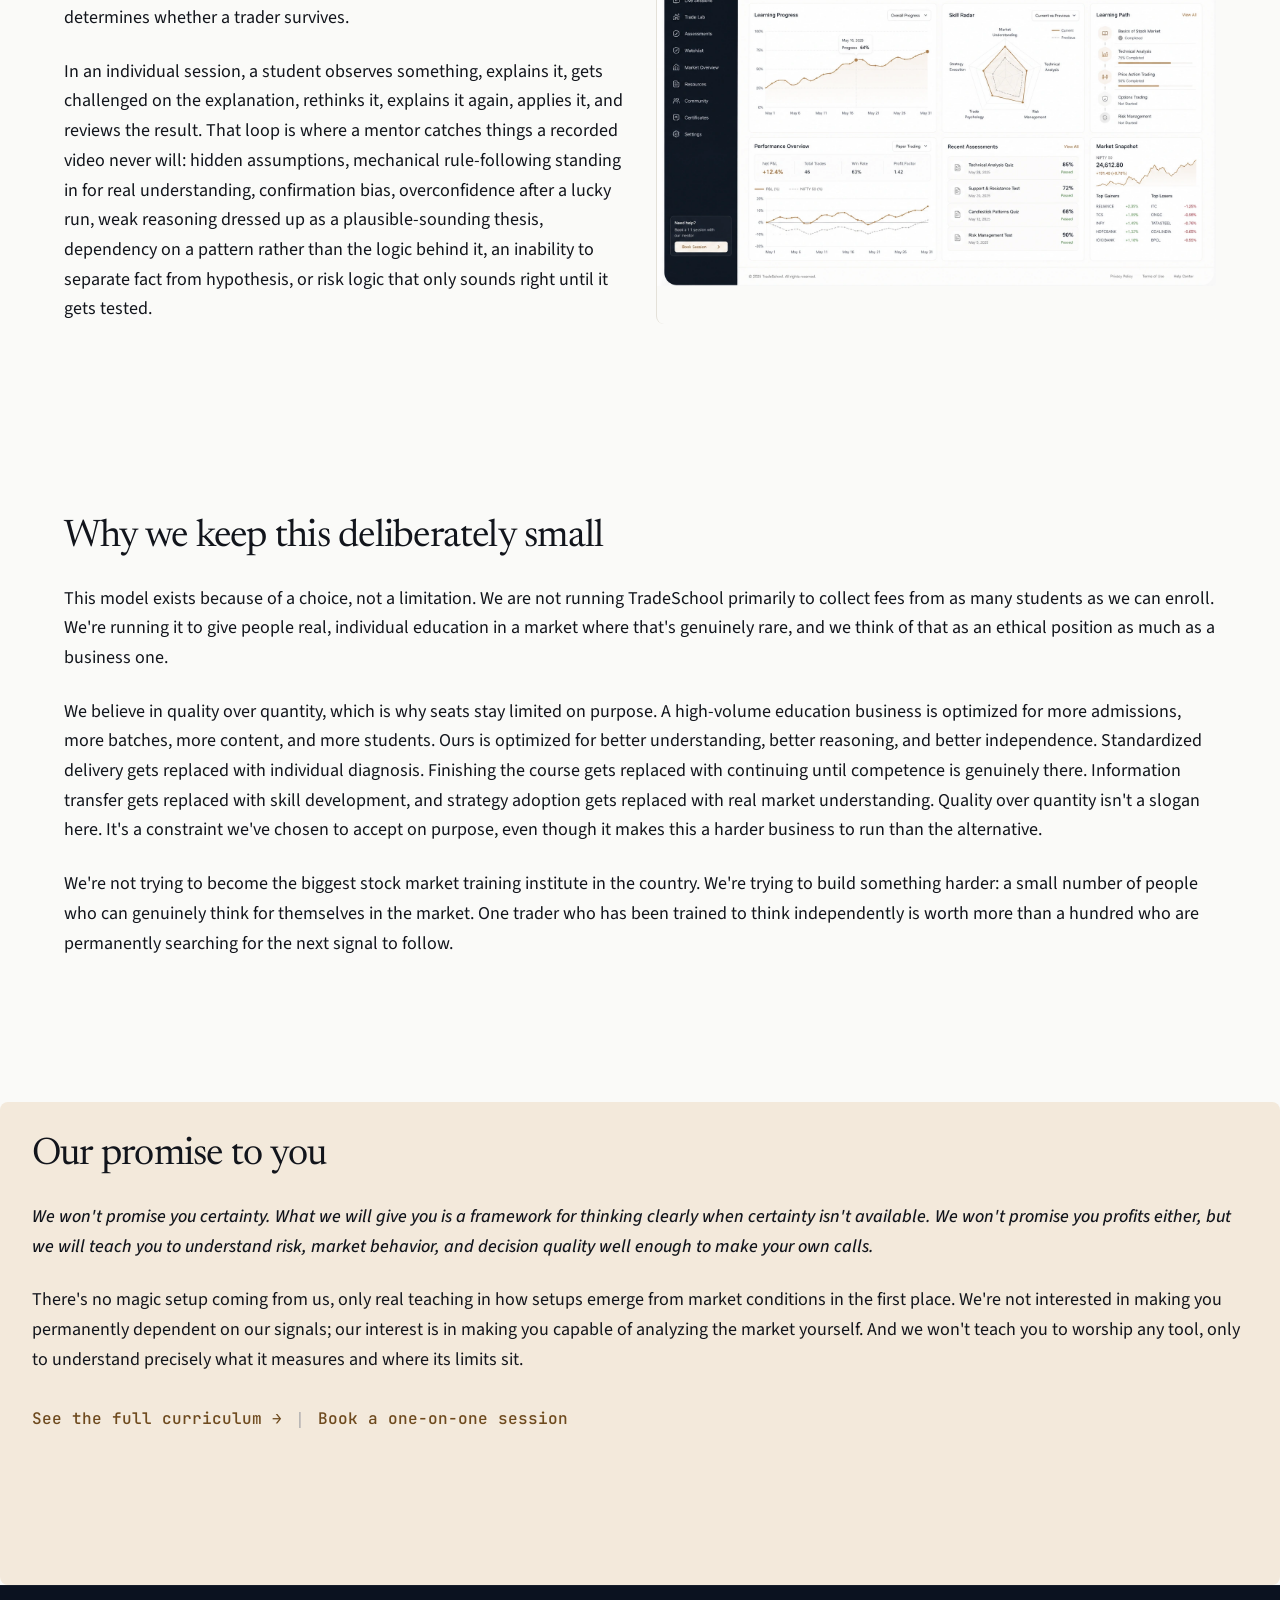
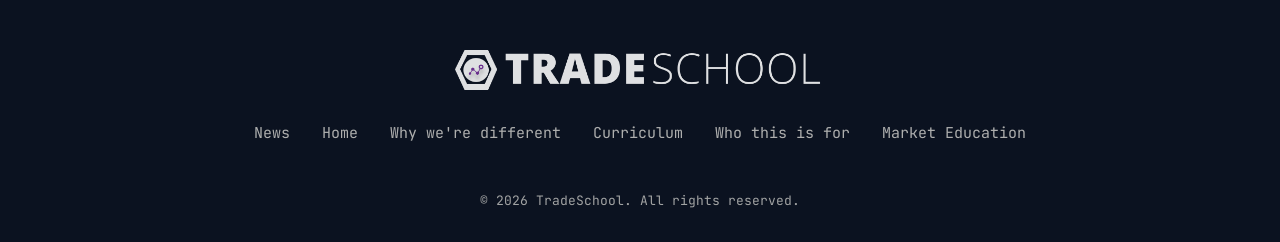
<file: why-were-different.html>
<!DOCTYPE html>
<html lang="en">

<head>
  <meta charset="UTF-8">
  <meta name="viewport" content="width=device-width, initial-scale=1.0">
  <title>Why we're different | TradeSchool</title>
  <meta name="description"
    content="Why TradeSchool refuses shortcuts: no indicators, no signals, no certificates — a framework for thinking clearly when certainty isn't available.">
  <link rel="icon"
    href="data:image/svg+xml,%3Csvg xmlns='http://www.w3.org/2000/svg' viewBox='0 0 64 64'%3E%3Crect width='64' height='64' rx='12' fill='%239C6B2E'/%3E%3Ctext x='32' y='44' font-family='Georgia,serif' font-size='36' fill='%23FAFAF8' text-anchor='middle'%3ET%3C/text%3E%3C/svg%3E">
  <link rel="preconnect" href="https://fonts.googleapis.com">
  <link rel="preconnect" href="https://fonts.gstatic.com" crossorigin>
  <link href="https://api.fontshare.com/v2/css?f[]=spline-sans@400,500,600&display=swap" rel="stylesheet">
  <link rel="stylesheet" href="css/styles.css">
  <link rel="stylesheet"
    href="https://fonts.googleapis.com/css2?family=Source+Sans+3:wght@400;500;600&family=Inter:wght@400;500;600&family=JetBrains+Mono:wght@400;500&family=Newsreader:ital,opsz,wght@0,6..72,400;0,6..72,500;1,6..72,400;1,6..72,500&display=swap">
</head>

<body>

  <!-- Navigation -->
  <header class="site-header">
    <div class="container nav-container">
      <a href="index.html" class="logo"><img src="assets/logo-header.svg" alt="TradeSchool" class="logo-header-img"></a>

      <nav class="desktop-nav">
        <a href="index.html">Home</a>
        <a href="why-were-different.html" class="active">Why we're different</a>
        <a href="curriculum.html">Curriculum</a>
        <a href="who-its-for.html">Who this is for</a>
        <a href="market-education.html">Market Education</a>
      </nav>

      <button id="mobile-menu-btn" class="mobile-menu-btn" aria-label="Open menu" aria-expanded="false">
        <svg width="24" height="24" viewBox="0 0 24 24" fill="none" xmlns="http://www.w3.org/2000/svg">
          <path d="M3 12H21M3 6H21M3 18H21" stroke-linecap="round" stroke-linejoin="round" />
        </svg>
      </button>
    </div>
  </header>

  <!-- Mobile Nav Overlay -->
  <nav id="mobile-nav-overlay" class="mobile-nav-overlay" aria-label="Mobile menu">
    <button id="mobile-close-btn" class="close-btn" aria-label="Close menu">
      <svg width="24" height="24" viewBox="0 0 24 24" fill="none" xmlns="http://www.w3.org/2000/svg">
        <path d="M18 6L6 18M6 6L18 18" stroke-linecap="round" stroke-linejoin="round" />
      </svg>
    </button>
    <a href="index.html">Home</a>
    <a href="why-were-different.html" class="active">Why we're different</a>
    <a href="curriculum.html">Curriculum</a>
    <a href="who-its-for.html">Who this is for</a>
    <a href="market-education.html">Market Education</a>
  </nav>

  <main>
    <!-- Hero — Shared reusable clone (100% attached design) — tokenized -->
    <section id="hero" class="hero-shared full-bleed-section hero-shared--why">
      <div class="hero-shared__inner full-bleed-content">
        <div class="hero-shared__grid">
          <div class="hero-shared__content">
            <span class="hero-shared__eyebrow eyebrow">STOCK MARKET EDUCATION, REDEFINED</span>
            <div class="section-rule hero-shared__rule"></div>
            <h1 class="hero-shared__title">
              <span class="hero-shared__title--white">We don’t teach</span><br>
              <span class="hero-shared__title--white">strategies.</span><br>
              <span class="hero-shared__title--accent">We build market</span><br>
              <span class="hero-shared__title--accent">readers.</span>
            </h1>
            <p class="hero-shared__desc">Most institutes sell you rules.<br>We teach you how the market really works.
            </p>
            <a href="https://wa.me/919481369078" target="_blank" rel="noopener noreferrer"
              class="btn-primary hero-shared__cta">SEE WHAT MAKES US DIFFERENT <span aria-hidden="true">→</span></a>
          </div>
        </div>
      </div>
    </section>
    <section class="hero-features-bar full-bleed-section" aria-label="Key differentiators">
      <div class="hero-features-bar__inner full-bleed-content">
        <div class="hero-shared__features" role="list">
          <div class="hero-shared__feat" role="listitem"><span class="hero-shared__feat-kicker">REAL MARKET
              FOCUS</span><span class="hero-shared__feat-value">No Strategies.<br>Only Understanding.</span></div>
          <div class="hero-shared__feat" role="listitem"><span class="hero-shared__feat-kicker">PRACTICAL &amp;
              RELEVANT</span><span class="hero-shared__feat-value">Real-Time Learning.<br>Real Market Context.</span>
          </div>
          <div class="hero-shared__feat" role="listitem"><span class="hero-shared__feat-kicker">BUILT ON
              EXPERIENCE</span><span class="hero-shared__feat-value">Years in the Market.<br>Thousands of Hours.</span>
          </div>
          <div class="hero-shared__feat" role="listitem"><span class="hero-shared__feat-kicker">FOCUSED ON
              YOU</span><span class="hero-shared__feat-value">Small Batches.<br>Personal Attention.</span></div>
        </div>
      </div>
    </section>

    <!-- Sticky Mobile CTA Bar -->
    <div id="sticky-cta-bar" class="sticky-cta-bar">
      <a href="https://wa.me/919481369078" target="_blank" rel="noopener noreferrer" class="btn-primary">Book a
        one-on-one session</a>
    </div>

    <section class="section section--md container">
      <div class="section-icon mb-4" aria-hidden="true">
        <svg width="20" height="20" viewBox="0 0 20 20" fill="none" stroke="var(--color-ink)" stroke-width="1.5"
          stroke-linecap="round" stroke-linejoin="round" aria-hidden="true">
          <circle cx="10" cy="10" r="7.5" />
          <path d="M7.6 7.5a2.4 2.4 0 0 1 4.8 0c0 1.6-2.4 2.4-2.4 2.4" />
          <circle cx="10" cy="13.8" r="0.7" fill="var(--color-ink)" stroke="none" />
        </svg>
      </div>
      <span class="eyebrow">QUESTION</span>
      <div class="section-rule"></div>
      <h2 class="text-3xl mb-6">The question we want you to ask</h2>
      <p class="text-base text-ink mb-6">Before you learn another indicator, strategy, or setup, ask yourself who is
        moving this market, why they might be doing it, and what evidence you have for either answer.</p>
      <p class="text-base text-ink mb-6">That question changes everything downstream of it. A chart is not a collection
        of candles. A candle is not a signal. Volume climbing doesn't automatically mean buying, and rising open
        interest doesn't automatically mean anyone is bullish. An indicator isn't the market itself, only a mathematical
        description of a small slice of it.</p>
      <p class="text-base text-ink">The market exists first. The tools we use to look at it come later. TradeSchool
        starts with the market itself and works outward from there.</p>
    </section>

    <!-- The uncomfortable truth about market education -->
    <section class="section section--md container">
      <h2 class="text-3xl mb-6">The uncomfortable truth about market education</h2>
      <p class="text-base text-ink mb-6">Most people's introduction to trading follows a familiar arc. A colorful chart
        convinces them the market moves in patterns. A new indicator convinces them it will tell them when to buy. An
        entry, a stop loss, and a target convince them trading is a repeatable formula. Profit screenshots from other
        traders convince them everyone else is already doing this successfully. A backtest convinces them the edge is
        proven. A named strategy convinces them they now own a system. A handful of winning trades convinces them the
        result is reproducible.</p>
      <p class="text-base text-ink mb-8">None of that is malicious. It's just incomplete. A professional market
        participant eventually stops asking what to do and starts asking a different set of questions.</p>

      <!-- NOTE (not applied): these label/value tables map naturally to <dl>/<dt>/<dd>;
           kept as tables because the mobile stack layout depends on the
           .stack-table-mobile .tr/.td-label/.td-value CSS rules. -->
      <div class="table-container">
        <table class="stack-table-mobile">
          <tbody class="tbody">
            <tr class="tr">
              <td class="td-label">Why did this move happen?</td>
              <td class="td-value">Direction needs a reason, not just a shape on a chart</td>
            </tr>
            <tr class="tr">
              <td class="td-label">Who participated in it?</td>
              <td class="td-value">Different participants have different objectives</td>
            </tr>
            <tr class="tr">
              <td class="td-label">Where was value accepted?</td>
              <td class="td-value">Price alone doesn't tell you what the market considers fair</td>
            </tr>
            <tr class="tr">
              <td class="td-label">Who ended up trapped?</td>
              <td class="td-value">Bad positioning creates pressure that shows up later</td>
            </tr>
            <tr class="tr">
              <td class="td-label">Where does liquidity exist?</td>
              <td class="td-value">Execution happens where counterparties are willing to trade</td>
            </tr>
            <tr class="tr">
              <td class="td-label">Was this initiative or responsive activity?</td>
              <td class="td-value">Not every breakout means the same thing</td>
            </tr>
            <tr class="tr">
              <td class="td-label">What changed?</td>
              <td class="td-value">A thesis has to respond to new information, not sit still</td>
            </tr>
            <tr class="tr">
              <td class="td-label">What would prove this interpretation wrong?</td>
              <td class="td-value">An analysis that can't be falsified isn't really an analysis</td>
            </tr>
          </tbody>
        </table>
      </div>

      <p class="text-base text-ink mt-8">The difference, in one line: a strategy tells you what to do. Education teaches
        you why the market puts you in that situation to begin with.</p>
    </section>

    <!-- Our core belief -->
    <section class="section section--md container">
      <h2 class="text-3xl mb-6">Our core belief</h2>
      <p class="text-base text-ink mb-6">A trader shouldn't become dependent on a strategy. A trader should become
        independent of strategies altogether, and the gap between those two outcomes is bigger than it sounds.</p>
      <p class="text-base text-ink">Strategy dependency looks like signal, entry, stop, target, repeat, and it works
        fine until the market changes character, at which point it produces confusion, because the trader never
        understood why the rules worked in the first place. Market intelligence looks like context, participants, value,
        inventory, auction behavior, order flow, and execution, and when the market changes character, it produces
        re-evaluation instead, because the trader was never relying on the market staying the same. Building that second
        kind of trader is the actual goal of this program.</p>
    </section>

    <!-- What we don't start with -->
    <section class="section section--md container">
      <h2 class="text-3xl mb-6">What we don't start with</h2>
      <p class="text-base text-ink mb-8">Most retail trading education starts with indicators, candlestick patterns, buy
        and sell signals, fixed strategy rules, and profit screenshots as proof of concept. We start somewhere else.</p>

      <div class="table-container">
        <table class="stack-table-mobile">
          <tbody class="tbody">
            <tr class="tr">
              <td class="td-label">Indicators</td>
              <td class="td-value">Market mechanics</td>
            </tr>
            <tr class="tr">
              <td class="td-label">Candlestick patterns</td>
              <td class="td-value">Auction behavior</td>
            </tr>
            <tr class="tr">
              <td class="td-label">Buy and sell signals</td>
              <td class="td-value">Participants and their objectives</td>
            </tr>
            <tr class="tr">
              <td class="td-label">Strategy rules</td>
              <td class="td-value">Market reasoning</td>
            </tr>
            <tr class="tr">
              <td class="td-label">Fixed setups</td>
              <td class="td-value">Conditional thinking</td>
            </tr>
            <tr class="tr">
              <td class="td-label">Profit screenshots</td>
              <td class="td-value">Evidence</td>
            </tr>
            <tr class="tr">
              <td class="td-label">Prediction</td>
              <td class="td-value">Hypothesis</td>
            </tr>
            <tr class="tr">
              <td class="td-label">Accuracy</td>
              <td class="td-value">Decision quality</td>
            </tr>
            <tr class="tr">
              <td class="td-label">A single timeframe</td>
              <td class="td-value">Multi-timeframe context</td>
            </tr>
            <tr class="tr">
              <td class="td-label">Tool dependency</td>
              <td class="td-value">Intellectual independence</td>
            </tr>
          </tbody>
        </table>
      </div>

      <p class="text-base text-ink mt-8 mb-6">None of this means indicators, patterns, or strategies are useless. It
        means they should never substitute for understanding the market underneath them.</p>
      <p class="text-base text-ink">On that note, we want to be precise rather than vague about something: there's no
        credible basis for claiming every indicator or retail strategy was deliberately built by institutions to trap
        retail traders. That would be an overstatement, and we're not interested in selling a conspiracy any more than
        we're interested in selling certainty. The more accurate, less dramatic reality is that the market exists
        independently of whatever tools get layered onto a chart. An indicator is a mathematical transformation of
        market data. A strategy is a set of rules applied to observations. Neither one is the market itself. So the
        approach stays simple: understand the underlying auction first, use tools only when they genuinely improve
        observation or execution, and never confuse the tool with the thing it measures.</p>
    </section>

    <!-- Same signal, two traders -->
    <section class="section section--sm container">
      <h2 class="text-3xl mb-6">Same signal, two traders</h2>
      <blockquote class="border-l mb-6">
        <p class="text-base text-ink mb-4">Imagine two traders receive the exact same signal. The first sees an
          indicator flash "buy" and takes it at face value. The second sees the same flash but reads it differently:
          price has returned to an area the market previously accepted, the broader auction looks balanced, the current
          move is showing responsive rather than initiative behavior, and order flow is being absorbed rather than
          driving through. Their working hypothesis is that the auction may rotate back toward value, unless acceptance
          develops beyond this area first.</p>
        <p class="text-base text-ink">Both traders might press buy. Only one of them understands why the trade exists,
          and that difference becomes the entire ballgame the moment the market stops behaving like the textbook
          example.</p>
      </blockquote>
    </section>

    <!-- Why one mentor, not a batch -->
    <section class="section section--md container">
      <div class="grid">
        <div class="lg-col-span-6">
          <h2 class="text-3xl mb-6">Why one mentor, not a batch</h2>
          <p class="text-base text-ink mb-6">A group classroom can transmit information reasonably well. It's much worse
            at challenging how someone thinks, and thinking is the part that determines whether a trader survives.</p>
          <p class="text-base text-ink">In an individual session, a student observes something, explains it, gets
            challenged on the explanation, rethinks it, explains it again, applies it, and reviews the result. That loop
            is where a mentor catches things a recorded video never will: hidden assumptions, mechanical rule-following
            standing in for real understanding, confirmation bias, overconfidence after a lucky run, weak reasoning
            dressed up as a plausible-sounding thesis, dependency on a pattern rather than the logic behind it, an
            inability to separate fact from hypothesis, or risk logic that only sounds right until it gets tested.</p>
        </div>
        <div class="lg-col-span-6">
          <figure
            class="bg-canvas rounded-lg flex items-center justify-center grid-media diagram-figure diagram-figure-fit">
            <img src="assets/one-mentor.webp" alt="One student, one mentor" loading="lazy" decoding="async">
          </figure>
        </div>
      </div>
    </section>

    <!-- Why we keep this deliberately small -->
    <section class="section section--md container">
      <div class="mb-12">
        <h2 class="text-3xl mb-6">Why we keep this deliberately small</h2>
        <p class="text-base text-ink mb-6">This model exists because of a choice, not a limitation. We are not running
          TradeSchool primarily to collect fees from as many students as we can enroll. We're running it to give people
          real, individual education in a market where that's genuinely rare, and we think of that as an ethical
          position as much as a business one.</p>
        <p class="text-base text-ink mb-6">We believe in quality over quantity, which is why seats stay limited on
          purpose. A high-volume education business is optimized for more admissions, more batches, more content, and
          more students. Ours is optimized for better understanding, better reasoning, and better independence.
          Standardized delivery gets replaced with individual diagnosis. Finishing the course gets replaced with
          continuing until competence is genuinely there. Information transfer gets replaced with skill development, and
          strategy adoption gets replaced with real market understanding. Quality over quantity isn't a slogan here.
          It's a constraint we've chosen to accept on purpose, even though it makes this a harder business to run than
          the alternative.</p>
        <p class="text-base text-ink mb-12">We're not trying to become the biggest stock market training institute in
          the country. We're trying to build something harder: a small number of people who can genuinely think for
          themselves in the market. One trader who has been trained to think independently is worth more than a hundred
          who are permanently searching for the next signal to follow.</p>
      </div>
    </section>

    <!-- Our promise to you -->
    <section class="section container bg-accent-wash cta-panel">
      <h2 class="text-3xl mb-6">Our promise to you</h2>
      <blockquote class="text-base text-ink mb-6 pull-quote">We won't promise you certainty. What we will give you is a
        framework for thinking clearly when certainty isn't available. We won't promise you profits either, but we will
        teach you to understand risk, market behavior, and decision quality well enough to make your own calls.
      </blockquote>
      <p class="text-base text-ink mb-8">There's no magic setup coming from us, only real teaching in how setups emerge
        from market conditions in the first place. We're not interested in making you permanently dependent on our
        signals; our interest is in making you capable of analyzing the market yourself. And we won't teach you to
        worship any tool, only to understand precisely what it measures and where its limits sit.</p>
      <div class="flex flex-wrap items-center gap-4">
        <a href="curriculum.html" class="no-underline font-mono-bold">See the full curriculum &rarr;</a>
        <span class="text-ink-faint">|</span>
        <a href="https://wa.me/919481369078" target="_blank" rel="noopener noreferrer"
          class="no-underline font-mono-bold">Book a one-on-one session</a>
      </div>
    </section>

  </main>

  <footer class="bg-anchor site-footer">
    <div class="container flex flex-col items-center">
      <a href="index.html" class="footer-logo mb-8">
        <img src="assets/logo.png" alt="TradeSchool Logo" class="footer-logo-img">
      </a>
      <nav class="flex items-center justify-center gap-8 mb-12 footer-nav">
        <a href="https://www.ft.com/news-feed" target="_blank" rel="noopener noreferrer"
          class="text-anchor no-underline text-sm font-mono footer-link">News</a>
        <a href="index.html" class="text-anchor no-underline text-sm font-mono footer-link">Home</a>
        <a href="why-were-different.html" class="text-anchor no-underline text-sm font-mono footer-link">Why we're
          different</a>
        <a href="curriculum.html" class="text-anchor no-underline text-sm font-mono footer-link">Curriculum</a>
        <a href="who-its-for.html" class="text-anchor no-underline text-sm font-mono footer-link">Who this is for</a>
        <a href="market-education.html" class="text-anchor no-underline text-sm font-mono footer-link">Market
          Education</a>
      </nav>
      <p class="text-xs font-mono footer-copyright">&copy; 2026 TradeSchool. All rights reserved.</p>
    </div>
  </footer>

  <script src="js/scripts.js"></script>
</body>

</html>
</file>
<file: css/styles.css>
:root {
  /* Color Tokens - Stripe/Editorial Fintech restraint */
  --color-canvas: #FAFAF8;
  --color-surface: #FFFFFF;
  --color-ink: #12151C;
  /* Deep navy ink */
  --color-ink-muted: #4B4F5A;
  --color-ink-faint: #8A8D96;
  --color-anchor: #0B1220;
  --color-anchor-text: #F3F1EA;
  --color-border: #E4E1D9;
  /* Hairline borders */
  --color-accent: #9C6B2E;
  /* One disciplined accent */
  --color-accent-deep: #6E4A1E;
  --color-accent-wash: #F3E9DB;
  /* One new accent */
  --color-accent-new: #D09F62;
  /* Eyebrow Color */
  --color-eyebrow: #96CC28;
  /* FT — pixel-perfect quote mark */
  --o3-color-palette-oxford: #0F5499;
  --o3-icon-quote-left: url("data:image/svg+xml;charset=utf-8,%3Csvg xmlns='http://www.w3.org/2000/svg' fill='none' viewBox='0 0 1024 1024'%3E%3Cpath fill='%23000' d='M259.728 440.648c115.854-20.986 235.92 48.267 235.92 184.676 0 104.93-92.683 184.676-189.579 184.676C190.215 810 87 736.549 87 577.056c0-186.725 160.005-346.183 393.719-363.043a.2.2 0 0 1 .213.168l6.259 39.494a.2.2 0 0 1-.169.23C339.7 277.024 259.728 350.449 259.728 440.648m442.351 0C817.933 419.662 938 488.915 938 625.324 938 730.254 845.317 810 748.421 810c-115.854 0-219.07-73.451-219.07-232.944 0-186.725 160.005-346.183 393.719-363.043a.203.203 0 0 1 .214.168l6.259 39.494a.203.203 0 0 1-.169.23c-147.323 23.119-227.295 96.544-227.295 186.743'/%3E%3C/svg%3E");

  /* Typography — Spline Sans primary, Source Sans 3 fallback + Inter fallback + JetBrains Mono */
  --font-display: 'Newsreader', serif;
  --font-body: 'Spline Sans', 'Source Sans 3', 'Inter', system-ui, sans-serif;
  --font-mono: 'JetBrains Mono', monospace;

  /* Spacing */
  --space-1: 4px;
  --space-2: 8px;
  --space-3: 12px;
  --space-4: 16px;
  --space-6: 24px;
  --space-8: 32px;
  --space-12: 48px;
  --space-16: 64px;
  --space-24: 96px;
  --space-32: 128px;
  --section-pad-block: 64px;
  --section-pad-block-lg: 128px;
  --section-pad-block-md: 96px;
  --section-pad-block-sm: 80px;

  /* Radii & Elevations - Linear precision */
  --radius-sm: 2px;
  --radius-md: 4px;
  --radius-lg: 8px;
  --shadow-sticky: 0 4px 16px rgba(18, 21, 28, 0.08);
  /* Refined shadow */

  /* Motion */
  --ease: cubic-bezier(0.16, 1, 0.3, 1);
}

/* Base Resets */
*,
*::before,
*::after {
  box-sizing: border-box;
  margin: 0;
  padding: 0;
}

html {
  scroll-behavior: smooth;
  /* Smooth scrolling for anchor links */
  overflow-x: clip;
}

[id] {
  scroll-margin-top: 80px;
}

body {
  background-color: var(--color-canvas);
  color: var(--color-ink);
  font-family: var(--font-body);
  font-size: 1rem;
  line-height: 1.65;
  overflow-x: clip;
  -webkit-font-smoothing: antialiased;
  -moz-osx-font-smoothing: grayscale;
  /* Extra crispness */
}

@media (prefers-reduced-motion: reduce) {

  *,
  *::before,
  *::after {
    animation-duration: 0.01ms !important;
    animation-iteration-count: 1 !important;
    transition-duration: 0.01ms !important;
    scroll-behavior: auto !important;
  }
}

/* Motion: restraint as expertise — no scroll-triggered animation. Hover/focus only at 150ms. */

/* Typography Scales */
.text-xs {
  font-size: 0.8125rem;
  line-height: 1.4;
}

.text-sm {
  font-size: 0.9375rem;
  line-height: 1.5;
}

.text-base {
  font-size: 1.125rem;
  line-height: 1.65;
}

.text-lg {
  font-size: 1.25rem;
  line-height: 1.6;
}

.text-2xl {
  font-size: clamp(1.75rem, 1.693rem + 0.284vw, 1.875rem);
  line-height: 1.3;
  font-weight: 500;
  letter-spacing: -0.01em;
}

.text-3xl {
  font-size: clamp(1.75rem, 1.466rem + 1.42vw, 2.375rem);
  line-height: 1.15;
  font-family: var(--font-display);
  font-weight: 400;
  letter-spacing: -0.02em;
}

.text-4xl {
  font-size: clamp(2.125rem, 1.244rem + 4.40vw, 4.0625rem);
  line-height: 1.08;
  font-family: var(--font-display);
  font-weight: 400;
  letter-spacing: -0.02em;
}



h1,
h2 {
  font-family: var(--font-display);
  font-weight: 400;
  text-wrap: balance;
}

h3,
h4 {
  font-family: var(--font-body);
  font-weight: 500;
  letter-spacing: -0.01em;
  overflow-wrap: break-word;
  text-wrap: pretty;
}

h1 em,
h2 em,
.pull-quote {
  font-weight: 500;
  font-style: italic;
}

.font-mono {
  font-family: var(--font-mono);
}

.font-mono-bold {
  font-family: var(--font-mono);
  font-weight: 500;
}

/* Eyebrow + rule — corporate hierarchy per spec §10 (optional, no colour change) */
.eyebrow {
  display: block;
  font-family: var(--font-mono);
  font-size: 0.75rem;
  font-weight: 500;
  letter-spacing: 0.14em;
  text-transform: uppercase;
  color: var(--color-accent-deep);
  margin-bottom: var(--space-3);
}

.section-rule {
  width: 32px;
  height: 2px;
  background-color: var(--color-eyebrow);
  margin-bottom: var(--space-6);
}

.text-ink {
  color: var(--color-ink);
}

.text-ink-muted {
  color: var(--color-ink-muted);
}

.text-ink-faint {
  color: var(--color-ink-faint);
}

.text-accent {
  color: var(--color-accent);
}

.text-accent-deep {
  color: var(--color-accent-deep);
}

.text-anchor {
  color: var(--color-anchor-text);
}

/* Links — restraint: hover/focus only, 150ms ease-out per spec §8 */
a {
  color: var(--color-accent-deep);
  text-decoration: underline;
  text-decoration-color: var(--color-border);
  text-underline-offset: 4px;
  transition: color 150ms ease-out, text-decoration-color 150ms ease-out;
}

a:hover {
  text-decoration-color: var(--color-accent-deep);
  color: var(--color-accent);
}

a.no-underline {
  text-decoration: none;
}

a.no-underline:hover {
  text-decoration: underline;
  text-decoration-color: var(--color-accent-deep);
}

a:focus-visible,
button:focus-visible,
input:focus-visible,
select:focus-visible {
  outline: 2px solid var(--color-ink);
  outline-offset: 2px;
}

/* Layout Grid & Margins */
.container {
  width: 100%;
  padding-left: 20px;
  padding-right: 20px;
  margin: 0 auto;
}

@media (min-width: 640px) {
  .container {
    padding-left: 32px;
    padding-right: 32px;
  }
}

@media (min-width: 1024px) {
  .container {
    padding-left: 64px;
    padding-right: 64px;
    max-width: none;
  }
}

@media (min-width: 1440px) {
  .container {
    max-width: 1200px;
    padding-left: 0;
    padding-right: 0;
  }
}

.section {
  padding-top: var(--section-pad-block);
  padding-bottom: var(--section-pad-block);
}

@media (min-width: 1024px) {
  .section {
    padding-top: var(--section-pad-block-lg);
    padding-bottom: var(--section-pad-block-lg);
  }

  .section--md {
    padding-top: var(--section-pad-block-md);
    padding-bottom: var(--section-pad-block-md);
  }

  .section--sm {
    padding-top: var(--section-pad-block-sm);
    padding-bottom: var(--section-pad-block-sm);
  }
}

@media (max-width: 1023px) {
  .section--md {
    padding-top: var(--space-16);
    padding-bottom: var(--space-16);
  }

  .section--sm {
    padding-top: 48px;
    padding-bottom: 48px;
  }
}

.section-hero {
  padding-top: var(--space-16);
  padding-bottom: var(--space-16);
}

@media (min-width: 1024px) {
  .section-hero {
    padding-top: var(--space-32);
    padding-bottom: var(--space-32);
  }

  .hero--video.section-hero {
    padding-top: 64px;
    padding-bottom: 64px;
  }
}

.hero--video.section-hero {
  padding-top: var(--space-16);
  padding-bottom: var(--space-16);
}

.grid {
  display: grid;
  grid-template-columns: repeat(4, 1fr);
  gap: var(--space-4);
}

@media (min-width: 640px) {
  .grid {
    grid-template-columns: repeat(8, 1fr);
    gap: var(--space-6);
  }
}

@media (min-width: 1024px) {
  .grid {
    grid-template-columns: repeat(12, 1fr);
    gap: var(--space-8);
  }
}

/* Mobile & tablet: grid children stack full-width by default */
.grid>* {
  grid-column: 1 / -1;
}

/* Mobile & tablet: image above section text */
@media (max-width: 1023px) {
  .grid>.grid-media {
    order: -1;
  }
}

/* NOTE: .lg-col-start-8 is intentionally NOT defined */

/* NOTE: .lg-col-start-8 is intentionally NOT defined. Pages pair it with
   .lg-col-span-6 as the 2nd grid child; auto-placement already lands those
   items in columns 7-12 with an identical result. Defining it here would
   force columns 8-12 and change the current layout. Left undefined on purpose. */
@media (min-width: 1024px) {
  .lg-col-span-4 {
    grid-column: span 4;
  }

  .lg-col-span-6 {
    grid-column: span 6;
  }
}

/* Global Components */

/* Buttons — Tier-1 corporate: flat, no lift, 150ms per spec §8 */
.btn-primary {
  display: inline-flex;
  align-items: center;
  justify-content: center;
  background-color: var(--color-accent);
  color: var(--color-surface);
  font-weight: 500;
  font-family: var(--font-body);
  border-radius: var(--radius-md);
  min-height: 44px;
  min-width: 44px;
  padding: 0 var(--space-6);
  border: none;
  text-decoration: none;
  cursor: pointer;
  transition: background-color 150ms ease-out;
}

.btn-primary:hover {
  background-color: var(--color-accent-deep);
  color: var(--color-surface);
  text-decoration: none;
}

.btn-primary:active {
  background-color: var(--color-accent-deep);
}

/* Navigation — solid canvas per spec §8, no blur */
.site-header {
  position: sticky;
  top: 0;
  z-index: 50;
  background-color: var(--color-canvas);
  border-bottom: 1px solid var(--color-border);
}

.nav-container {
  display: flex;
  align-items: center;
  justify-content: space-between;
  min-height: 64px;
}

.logo {
  font-family: var(--font-display);
  font-size: 1.375rem;
  font-weight: 500;
  color: var(--color-ink);
  text-decoration: none;
  letter-spacing: -0.01em;
}

.logo:hover {
  text-decoration: none;
  color: var(--color-accent-deep);
}

.desktop-nav {
  display: none;
}

.desktop-nav a {
  margin-left: var(--space-6);
  color: var(--color-ink);
  text-decoration: none;
  font-size: 1.125rem;
  font-weight: 400;
  position: relative;
  padding-bottom: 2px;
}

.desktop-nav a::after {
  content: '';
  position: absolute;
  width: 100%;
  transform: scaleX(0);
  height: 2px;
  bottom: -4px;
  left: 0;
  background-color: var(--color-accent-deep);
  transform-origin: bottom right;
  transition: transform 150ms ease-out;
}

.desktop-nav a:hover,
.desktop-nav a.active {
  color: var(--color-ink);
  font-weight: 600;
}

.desktop-nav a:hover::after,
.desktop-nav a.active::after {
  transform: scaleX(1);
  transform-origin: bottom left;
}

.mobile-menu-btn {
  background: none;
  border: none;
  padding: var(--space-2);
  min-height: 44px;
  min-width: 44px;
  cursor: pointer;
  display: flex;
  align-items: center;
  justify-content: center;
  transition: opacity 150ms ease-out;
}

.mobile-menu-btn:hover {
  opacity: 0.7;
}

.mobile-menu-btn svg {
  stroke: var(--color-ink);
  stroke-width: 1.5;
}

@media (min-width: 1024px) {
  .mobile-menu-btn {
    display: none;
  }

  .desktop-nav {
    display: flex;
    align-items: center;
  }
}

/* Mobile Nav Overlay */
.mobile-nav-overlay {
  position: fixed;
  inset: 0;
  background-color: var(--color-anchor);
  z-index: 100;
  display: flex;
  flex-direction: column;
  padding: var(--space-6) var(--space-4);
  transform: translateX(100%);
  transition: transform 400ms var(--ease);
}

.mobile-nav-overlay.is-open {
  transform: translateX(0);
}

.mobile-nav-overlay .close-btn {
  align-self: flex-end;
  background: none;
  border: none;
  padding: var(--space-2);
  min-height: 44px;
  min-width: 44px;
  cursor: pointer;
  margin-bottom: var(--space-8);
  transition: opacity 150ms ease-out;
}

.mobile-nav-overlay .close-btn:hover {
  opacity: 0.7;
}

.mobile-nav-overlay .close-btn svg {
  stroke: var(--color-anchor-text);
  stroke-width: 1.5;
}

.mobile-nav-overlay a {
  color: var(--color-anchor-text);
  font-size: var(--text-2xl);
  text-decoration: none;
  padding: var(--space-4) 0;
  font-weight: 400;
  border-bottom: 1px solid rgba(255, 255, 255, 0.1);
  transition: color 150ms ease-out;
}

.mobile-nav-overlay a:hover,
.mobile-nav-overlay a.active {
  color: var(--color-accent);
  font-weight: 500;
}

/* Sticky Mobile CTA Bar — solid surface per spec §8, no blur */
.sticky-cta-bar {
  position: fixed;
  bottom: 0;
  left: 0;
  right: 0;
  background-color: var(--color-surface);
  border-top: 1px solid var(--color-border);
  box-shadow: var(--shadow-sticky);
  padding: var(--space-3) 20px calc(var(--space-3) + env(safe-area-inset-bottom));
  z-index: 40;
  transform: translateY(100%);
  transition: transform 300ms var(--ease);
}

.sticky-cta-bar.is-visible {
  transform: translateY(0);
}

.sticky-cta-bar .btn-primary {
  width: 100%;
}

@media (min-width: 640px) {
  .sticky-cta-bar {
    display: none !important;
  }
}

/* Cards — hairline only per spec §4, no shadow, 150ms border */
.card {
  background-color: var(--color-surface);
  border: 1px solid var(--color-border);
  border-radius: var(--radius-lg);
  padding: var(--space-6);
  transition: border-color 150ms ease-out;
}

/* Stat Callout Block */
.stat-block {
  background-color: var(--color-anchor);
  color: var(--color-anchor-text);
  padding-top: var(--space-16);
  padding-bottom: var(--space-16);
}

@media (min-width: 1024px) {
  .stat-block {
    padding-top: var(--space-32);
    padding-bottom: var(--space-32);
  }
}

.stat-figure {
  font-family: var(--font-mono);
  font-size: clamp(3.5rem, 8vw + 1rem, 6.5rem);
  line-height: 1;
  letter-spacing: -0.04em;
  margin-bottom: var(--space-4);
  color: var(--color-surface);
  display: block;
  white-space: nowrap;
}

@media (min-width: 1024px) {
  .stat-figure {
    font-size: 6.5rem;
  }
}

.stat-figure .percent {
  color: var(--color-accent);
  font-size: 0.8em;
}

.stat-figure .text-accent {
  font-size: 0.8em;
  vertical-align: middle;
  padding: 0 2px;
}

.stat-item {
  border-top: 1px solid rgba(255, 255, 255, 0.1);
  padding-top: var(--space-6);
}

@media (min-width: 1024px) {
  .stat-item {
    border-top: none;
    border-left: 1px solid rgba(255, 255, 255, 0.1);
    padding-top: 0;
    padding-left: var(--space-6);
  }

  .stat-item:first-child {
    border-left: none;
    padding-left: 0;
  }
}

@media (min-width: 640px) and (max-width: 1023px) {
  .stat-item {
    grid-column: span 3;
    border-top: none;
    border-left: 1px solid rgba(255, 255, 255, 0.1);
    padding-top: 0;
    padding-left: var(--space-6);
  }

  .stat-item:first-child {
    border-left: none;
    padding-left: 0;
  }

  .stat-item:last-child {
    grid-column: span 2;
  }
}

/* Tables Strategy - Linear Precision */
.table-container {
  margin-top: var(--space-6);
  margin-bottom: var(--space-6);
}

/* 2-column stacked card tables */
.stack-table-mobile {
  width: 100%;
  border-collapse: collapse;
}

.stack-table-mobile .tr {
  background-color: var(--color-surface);
  border: 1px solid var(--color-border);
  border-radius: var(--radius-sm);
  padding: var(--space-4);
  margin-bottom: var(--space-4);
  display: block;
  transition: background-color 150ms ease-out, border-color 150ms ease-out;
}

@media (min-width: 1024px) {
  .stack-table-mobile .tr:hover {
    background-color: var(--color-accent-wash);
  }
}

.stack-table-mobile .td-label {
  font-weight: 500;
  font-size: 1.125rem;
  margin-bottom: var(--space-1);
  color: var(--color-ink);
  display: block;
}

.stack-table-mobile .td-value {
  font-size: 1.125rem;
  display: block;
}

@media (min-width: 640px) {
  .stack-table-mobile .tr {
    display: table-row;
    border: none;
    border-bottom: 1px solid var(--color-border);
    border-radius: 0;
    padding: 0;
    margin: 0;
    background: transparent;
    transform: none;
  }

  .stack-table-mobile .tr:hover {
    transform: none;
  }

  .stack-table-mobile .td-label,
  .stack-table-mobile .td-value {
    display: table-cell;
    padding: var(--space-4) var(--space-4);
    vertical-align: top;
  }

  .stack-table-mobile .td-label {
    width: 40%;
  }
}

/* 3/4-column scrollable tables */
.scroll-table-wrapper {
  position: relative;
  width: 100%;
  overflow-x: auto;
  -webkit-overflow-scrolling: touch;
  border: 1px solid var(--color-border);
  border-radius: var(--radius-sm);
  background-color: var(--color-surface);
}

.scroll-table {
  width: 100%;
  border-collapse: collapse;
  min-width: 600px;
}

.scroll-table th,
.scroll-table td {
  padding: var(--space-3) var(--space-4);
  border-bottom: 1px solid var(--color-border);
  border-right: 1px solid var(--color-border);
  font-size: var(--text-sm);
  text-align: left;
  vertical-align: top;
  background-color: var(--color-surface);
  transition: background-color 150ms ease-out;
}

.scroll-table th {
  font-weight: 500;
}

.scroll-table tr:last-child td {
  border-bottom: none;
}

.scroll-table td:last-child,
.scroll-table th:last-child {
  border-right: none;
}

.scroll-table th:first-child,
.scroll-table td:first-child {
  position: sticky;
  left: 0;
  z-index: 10;
  border-right: 2px solid var(--color-border);
}

@media (min-width: 1024px) {
  .scroll-table tbody tr:hover td {
    background-color: var(--color-accent-wash);
  }

  .scroll-table tbody tr:hover td:first-child {
    background-color: var(--color-accent-wash);
  }
}

.scroll-affordance {
  font-size: var(--text-xs);
  color: var(--color-ink-muted);
  text-align: right;
  margin-top: var(--space-2);
  display: block;
}

@media (min-width: 768px) {
  .scroll-affordance {
    display: none;
  }

  .scroll-table {
    min-width: auto;
  }
}

/* Outcome Matrix Ladder */
.ladder-cell-low {
  color: var(--color-ink-faint);
}

.ladder-cell-medium {
  color: var(--color-ink-muted);
  font-weight: 500;
}

.ladder-cell-high {
  color: var(--color-ink);
  font-weight: 600;
}

/* Utilities */
.mb-2 {
  margin-bottom: var(--space-2);
}

.mb-4 {
  margin-bottom: var(--space-4);
}

.mb-6 {
  margin-bottom: var(--space-6);
}

.mb-8 {
  margin-bottom: var(--space-8);
}

.mb-12 {
  margin-bottom: var(--space-12);
}

.mb-16 {
  margin-bottom: var(--space-16);
}

.mt-4 {
  margin-top: var(--space-4);
}

.mt-8 {
  margin-top: var(--space-8);
}

.mt-12 {
  margin-top: var(--space-12);
}

.flex {
  display: flex;
}

.flex-col {
  flex-direction: column;
}

.items-center {
  align-items: center;
}

.justify-center {
  justify-content: center;
}

.gap-4 {
  gap: var(--space-4);
}

.gap-8 {
  gap: var(--space-8);
}

.flex-wrap {
  flex-wrap: wrap;
}

.text-center {
  text-align: center;
}

.border-l {
  border-left: 1px solid var(--color-border);
  padding-left: var(--space-4);
}

/* Visually hidden but available to assistive technology */
.sr-only {
  position: absolute;
  width: 1px;
  height: 1px;
  padding: 0;
  margin: -1px;
  overflow: hidden;
  clip: rect(0, 0, 0, 0);
  white-space: nowrap;
  border: 0;
}

.bg-canvas {
  background-color: var(--color-canvas);
}

.bg-accent-wash {
  background-color: var(--color-accent-wash);
}

.bg-anchor {
  background-color: var(--color-anchor);
}

.rounded-lg {
  border-radius: var(--radius-lg);
}

/* Full bleed sections — no 100vw hack per spec §5: use box-shadow bleed to avoid overflow */
.full-bleed-section {
  position: relative;
  background-color: var(--color-anchor);
  box-shadow: 0 0 0 100vmax var(--color-anchor);
  clip-path: inset(0 -100vmax);
}

.full-bleed-content {
  max-width: 1200px;
  margin: 0 auto;
  padding-left: 20px;
  padding-right: 20px;
}

@media (min-width: 640px) {
  .full-bleed-content {
    padding-left: 32px;
    padding-right: 32px;
  }
}

@media (min-width: 1024px) {
  .full-bleed-content {
    padding-left: 64px;
    padding-right: 64px;
  }
}

/* Ticker Tape — full-bleed zero padding, transparent compact */
.ticker-tape--full-bleed {
  position: relative;
  background-color: var(--color-canvas);
  box-shadow: 0 0 0 100vmax var(--color-canvas);
  clip-path: inset(0 -100vmax);
  border-top: 1px solid var(--color-border);
  border-bottom: 1px solid var(--color-border);
  padding: 0;
  margin: 0;
  min-height: 46px;
  display: flex;
  align-items: center;
  overflow: hidden;
  overflow-x: clip;
  z-index: 1;
}

.ticker-tape__inner {
  width: 100%;
  min-height: 46px;
  display: flex;
  align-items: center;
  padding: 0;
  margin: 0;
}

.ticker-tape__inner tv-ticker-tape {
  display: block;
  width: 100%;
}

@media (prefers-reduced-motion: reduce) {
  tv-ticker-tape {
    animation: none;
  }
}

/* Image styles */
img {
  max-width: 100%;
  height: auto;
  display: block;
}

.hero-img {
  width: 100%;
  max-width: 1200px;
  margin: var(--space-8) auto 0;
  border: 1px solid var(--color-border);
  border-radius: var(--radius-lg);
  background-color: var(--color-surface);
  overflow: hidden;
}

.hero-img img {
  width: 100%;
  height: 100%;
  object-fit: cover;
  border-radius: inherit;
}

/* Curriculum Specific */
.level-marker {
  font-family: var(--font-mono);
  color: var(--color-accent);
  font-size: var(--text-sm);
  margin-bottom: var(--space-2);
  display: block;
}

@media (min-width: 1024px) {
  .level-row {
    display: grid;
    grid-template-columns: 2fr 10fr;
    gap: var(--space-8);
    margin-bottom: var(--space-12);
  }
}

/* Market Education page: register break */
.me-prose p {
  max-width: 65ch;
  line-height: 1.75;
}

/* Program cards (Who it's for: Beyond this program) */
.program-card h3 {
  font-weight: 600;
}

.program-card {
  position: relative;
  display: flex;
  flex-direction: column;
  padding: var(--space-4);
}

.program-card-icon {
  width: 44px;
  height: 44px;
  display: flex;
  align-items: center;
  justify-content: center;
  border: 1px solid var(--color-border);
  border-radius: var(--radius-lg);
  background-color: var(--color-canvas);
  color: var(--color-accent);
  margin-bottom: var(--space-6);
  transition: background-color 150ms ease-out, border-color 150ms ease-out;
}

.program-card-icon-img {
  width: 22px;
  height: 22px;
  display: block;
}

/* Section icons — 44×44 hairline, mono, no shadow (spec §9) */
.section-icon {
  width: 44px;
  height: 44px;
  display: flex;
  align-items: center;
  justify-content: center;
  border: 1px solid var(--color-border);
  border-radius: var(--radius-lg);
  background-color: var(--color-surface);
  color: var(--color-ink);
}

.section-icon-img {
  width: 20px;
  height: 20px;
  display: block;
}

.program-card-index {
  position: absolute;
  top: var(--space-6);
  right: var(--space-6);
  font-family: var(--font-mono);
  font-size: var(--text-sm);
  color: var(--color-ink-faint);
}

.program-card-eyebrow {
  display: block;
  font-size: var(--text-xs);
  font-weight: 600;
  letter-spacing: 0.12em;
  text-transform: uppercase;
  color: var(--color-accent-deep);
  margin-bottom: var(--space-2);
}

.program-card--featured {
  flex-direction: row;
  align-items: flex-start;
  gap: var(--space-6);
  padding: var(--space-4);
  background-color: var(--color-accent-wash);
  border-color: var(--color-accent);
}

.program-card--featured:hover {
  border-color: var(--color-accent-deep);
}

.card.program-card:hover .program-card-icon {
  background-color: var(--color-accent-wash);
  border-color: var(--color-accent);
  color: var(--color-accent-deep);
}

.program-card-badge {
  width: 95px;
  height: 95px;
  flex-shrink: 0;
  align-self: center;
  margin-left: auto;
  object-fit: contain;
}

.card.program-card:hover {
  transform: none;
}

/* Component classes extracted from inline styles (value-identical) */
.hero {
  position: relative;
  overflow: hidden;
}

.hero-bg-overlay {
  position: absolute;
  inset: 0;
  z-index: -1;
  pointer-events: none;
}

.hero-bg-img {
  width: 100%;
  height: 100%;
  object-fit: cover;
  opacity: 0.6;
}

/* Hero video background — index only (.hero--video) — fixed height irrespective of video, WCAG 1.4.4/1.4.10 safe */
.hero--video {
  min-height: 480px;
  max-height: 80vh;
  max-height: 80dvh;
  height: auto;
  width: 100%;
  display: flex;
  flex-direction: column;
  justify-content: center;
  overflow: visible;
}

.hero-content {
  position: relative;
  z-index: 1;
}

@media (max-width: 1023.98px) {
  .hero--video .hero-content .text-lg {
    font-size: 1rem;
    line-height: 1.65;
  }
}

@media (min-width: 640px) {
  .hero--video {
    min-height: 480px;
    max-height: 75vh;
    max-height: 75dvh;
  }
}

@media (max-width: 640px) {
  .hero--video .hero-content .text-lg.mb-8 {
    margin-bottom: 24px;
  }

  .hero--video .container.hero-content {
    padding-left: 12px;
    padding-right: 12px;
    max-width: none;
    width: 100%;
  }

  .hero--video .hero-content {
    max-width: none;
    width: 100%;
  }
}

@media (min-width: 641px) and (max-width: 1023px) {
  .hero--video .hero-content {
    max-width: none;
    width: 100%;
  }
}

@media (min-width: 1024px) {
  .hero--video {
    min-height: 560px;
    max-height: 720px;
    max-height: min(720px, 75dvh);
  }
}

.hero-video-wrap {
  position: absolute;
  inset: 0;
  z-index: 0;
  overflow: hidden;
  background-color: var(--color-anchor);
  pointer-events: none;
}

.hero--video {
  background-color: var(--color-anchor);
}

.hero-bg-video {
  width: 100%;
  height: 100%;
  object-fit: cover;
  object-position: center;
  display: block;
  background-color: var(--color-anchor);
}

.hero-video-overlay {
  position: absolute;
  inset: 0;
  background: rgba(0, 0, 0, 0.10);
  opacity: 1;
}



@media (prefers-reduced-motion: reduce) {
  .hero-bg-video {
    display: none;
  }

  .hero-video-wrap {
    background-color: var(--color-anchor);
  }
}

@media (max-width: 640px) {
  .hero-video-overlay {
    background: rgba(0, 0, 0, 0.10);
    opacity: 1;
  }

  .hero--video .hero-content h1,
  .hero--video .hero-content p {
    color: #FFFFFF;
  }

  .hero--video .hero-content h1 {
    text-shadow: 0 1px 12px rgba(0, 0, 0, 0.35);
  }
}

/* Hero — brand pure white text at all breakpoints + text-shadow on desktop (scoped to index hero) */
.hero--video .hero-content h1,
.hero--video .hero-content p,
.hero--video .hero-content .text-ink {
  color: #FFFFFF;
}

.hero--video .hero-content h1 {
  text-shadow: 0 1px 12px rgba(0, 0, 0, 0.35);
}

.hero--video .hero-content p {
  text-shadow: 0 1px 8px rgba(0, 0, 0, 0.25);
}

/* Index two-color header — 100% token-identical to hero-shared (white+accent) */
.hero--video .hero-shared__title--white {
  color: var(--color-surface);
}

.hero--video .hero-shared__title--accent {
  color: var(--color-accent);
}

.logo-header-img {
  height: 36px;
  width: auto;
  display: block;
}

.site-footer {
  padding: var(--space-16) 0 var(--space-8);
  border-top: 1px solid rgba(255, 255, 255, 0.05);
}

.footer-logo {
  display: block;
}

.footer-logo-img {
  height: 40px;
  width: auto;
  object-fit: contain;
}

.footer-nav {
  flex-wrap: wrap;
}

.footer-link {
  opacity: 0.7;
  transition: opacity 150ms ease-out;
}

.footer-link:hover {
  opacity: 1;
}

.footer-copyright {
  color: rgba(243, 241, 234, 0.65);
}

.stat-wrap {
  max-width: 800px;
}

.stat-lead {
  color: rgba(243, 241, 234, 0.9);
}

.stat-label {
  color: rgba(243, 241, 234, 0.8);
}

.stat-sources {
  color: rgba(243, 241, 234, 0.65);
}

.diagram-frame {
  max-width: 600px;
  margin: 0 auto;
}

.cta-panel {
  border-radius: var(--radius-lg);
  padding: var(--space-8);
}

.diagram-img {
  max-width: 720px;
  width: 100%;
}

.diagram-figure {
  height: 100%;
  border-left: 1px solid var(--color-border);
}

.diagram-figure-fit {
  position: relative;
}

@media (min-width: 1024px) {
  .diagram-figure-fit img {
    position: absolute;
    inset: 0;
    width: 100%;
    height: 100%;
    object-fit: contain;
    object-position: center;
  }
}

.who-table {
  border-collapse: collapse;
  width: 100%;
}

.pull-quote-soft {
  opacity: 0.8;
}

/* Hero Shared — reusable clone for all pages except index (why/curriculum/who/market) — tokenized, mobile-first — background image + 55/10/35 overlay (same for all breakpoints) */
.hero-shared {
  position: relative;
  overflow: clip;
  background-color: var(--color-anchor);
  background-size: cover;
  background-position: 70% center;
  background-repeat: no-repeat;
  box-shadow: 0 0 0 100vmax var(--color-anchor);
  clip-path: inset(0 -100vmax);
}

.hero-shared--why {
  background-image: url("../assets/hero-why.webp");
}

.hero-shared--curriculum {
  background-image: url("../assets/hero-curriculum.webp");
}

.hero-shared--who {
  background-image: url("../assets/hero-who.webp");
}

.hero-shared--education {
  background-image: url("../assets/hero-education.webp");
}

.hero-shared::before {
  content: "";
  position: absolute;
  inset: 0;
  z-index: 0;
  pointer-events: none;
  background: linear-gradient(90deg, var(--color-anchor) 0%, var(--color-anchor) 55%, rgba(11, 18, 32, 0) 65%, transparent 65%);
}

.hero-shared__inner {
  position: relative;
  z-index: 1;
}

.hero-shared__inner {
  max-width: 1200px;
  margin: 0 auto;
  padding: 32px 20px 24px;
}

@media (min-width: 640px) {
  .hero-shared__inner {
    padding: 48px 32px 32px;
  }
}

@media (min-width: 1024px) {
  .hero-shared__inner {
    padding: 56px 64px 32px;
  }
}

@media (min-width: 1440px) {
  .hero-shared__inner {
    padding-left: 0;
    padding-right: 0;
  }
}

.hero-shared__grid {
  display: block;
  max-width: 52ch;
}

@media (min-width: 1024px) {
  .hero-shared__grid {
    width: 50%;
    max-width: none;
  }

  .hero-shared__desc {
    max-width: none;
    width: 100%;
  }
}

.hero-shared__eyebrow.eyebrow {
  color: var(--color-accent-new);
}

@media (max-width: 639px) {
  .hero-shared__eyebrow.eyebrow {
    font-size: 0.625rem;
  }
}

.hero-shared__rule {
  margin-bottom: var(--space-6);
}

.hero-shared__title {
  font-family: var(--font-display);
  font-size: clamp(2.35rem, 1.3rem + 4.5vw, 4.25rem);
  line-height: 0.96;
  letter-spacing: -0.02em;
  font-weight: 400;
  text-wrap: balance;
  margin-bottom: var(--space-6);
}

.hero-shared__title--white {
  color: var(--color-surface);
}

.hero-shared__title--accent {
  color: var(--color-accent);
}

.hero-shared__desc {
  color: rgba(243, 241, 234, 0.85);
  font-size: clamp(0.95rem, 0.9rem + 0.2vw, 1.06rem);
  line-height: 1.65;
  max-width: 42ch;
  margin-bottom: var(--space-8);
}

.hero-shared__cta {
  margin-bottom: var(--space-4);
}

@media (max-width: 1023px) {
  .hero-shared__cta {
    width: 100%;
    max-width: 340px;
  }
}

.hero-shared__media,
.hero-shared__media-fade,
.hero-shared__media .hero-shared__img {
  display: none !important;
}

/* Features bar — outside hero, full-bleed dark, no image */
.hero-features-bar {
  position: relative;
  background-color: var(--color-anchor);
  box-shadow: 0 0 0 100vmax var(--color-anchor);
  clip-path: inset(0 -100vmax);
  border-top: 1px solid rgba(255, 255, 255, 0.12);
  padding: 20px 0 24px;
}

.hero-features-bar__inner {
  max-width: 1200px;
  margin: 0 auto;
  padding: 0 20px;
}

@media (min-width: 640px) {
  .hero-features-bar__inner {
    padding: 0 32px;
  }
}

@media (min-width: 1024px) {
  .hero-features-bar__inner {
    padding: 0 64px;
  }
}

@media (min-width: 1440px) {
  .hero-features-bar__inner {
    padding: 0;
  }
}

.hero-shared__features {
  display: flex;
  flex-wrap: wrap;
  justify-content: center;
  gap: 10px;
  border-top: none;
  margin-top: 0;
  padding-top: 0;
}

@media (min-width: 360px) {
  .hero-shared__features {
    gap: 12px;
  }
}

@media (min-width: 640px) {
  .hero-shared__features {
    gap: 24px;
    margin-top: 0;
    padding-top: 0;
    justify-content: center;
  }
}

.hero-shared__feat {
  display: flex;
  flex-direction: column;
  gap: 6px;
  padding-top: var(--space-2);
  flex: 1 1 180px;
  max-width: 260px;
  min-width: 160px;
}

@media (max-width: 639px) {
  .hero-shared__feat {
    flex: 1 1 calc(50% - 10px);
    max-width: calc(50% - 5px);
    min-width: 0;
  }
}

@media (min-width: 360px) and (max-width: 639px) {
  .hero-shared__feat {
    flex: 1 1 calc(50% - 12px);
    max-width: calc(50% - 6px);
  }
}

@media (min-width: 640px) {
  .hero-shared__feat+.hero-shared__feat {
    border-left: 1px solid rgba(255, 255, 255, 0.12);
    padding-left: 20px;
  }
}

.hero-shared__feat-kicker {
  font-family: var(--font-mono);
  font-size: 0.58rem;
  letter-spacing: 0.12em;
  text-transform: uppercase;
  color: var(--color-accent);
  font-weight: 500;
  line-height: 1.4;
  position: relative;
  display: block;
  padding-bottom: 10px;
}

.hero-shared__feat-kicker::after {
  content: "";
  position: absolute;
  left: 0;
  bottom: 0;
  width: 32px;
  height: 1px;
  background: var(--color-accent);
}

.hero-shared__feat-value {
  font-size: 0.75rem;
  line-height: 1.45;
  color: var(--color-anchor-text);
}

@media (min-width: 360px) {
  .hero-shared__feat-kicker {
    font-size: 0.60rem;
  }

  .hero-shared__feat-value {
    font-size: 0.78rem;
  }
}

@media (min-width: 425px) {
  .hero-shared__feat-kicker {
    font-size: 0.62rem;
  }

  .hero-shared__feat-value {
    font-size: 0.80rem;
  }
}

@media (min-width: 640px) {
  .hero-shared__feat-kicker {
    font-size: 0.68rem;
    letter-spacing: 0.14em;
  }

  .hero-shared__feat-value {
    font-size: 0.875rem;
    line-height: 1.5;
  }
}

/* Quote Card — reusable FT-inspired, Tier-1 corporate, 1.05:1 slightly rect */
.quote-section {
  padding-top: var(--space-8);
  padding-bottom: var(--space-8);
}

.quote-grid {
  display: flex;
  flex-wrap: wrap;
  gap: var(--space-6);
  justify-content: center;
}

.quote-card {
  background: var(--color-accent-wash);
  border: 1px solid var(--color-border);
  border-radius: var(--radius-lg);
  display: flex;
  flex-direction: column;
  align-items: center;
  text-align: center;
  padding: 28px 24px;
  width: 360px;
  height: 342px;
  flex: 0 0 360px;
  transition: border-color 150ms ease-out;
}

.quote-card:hover {
  border-color: var(--color-accent);
}

.o3-visually-hidden {
  position: absolute;
  clip: rect(0 0 0 0);
  border: 0;
  clip-path: polygon(0 0, 0 0);
  height: 2px;
  margin: -1px;
  overflow: hidden;
  padding: 0;
  white-space: nowrap;
  width: 2px;
}

.quote-card__mark {
  display: block;
  width: 24px;
  height: 24px;
  overflow: visible;
  margin: 0 auto 12px;
}

.quote-card__mark::before {
  content: "";
  display: block;
  width: 24px;
  height: 24px;
  background-color: var(--o3-color-palette-oxford);
  mask-image: var(--o3-icon-quote-left);
  -webkit-mask-image: var(--o3-icon-quote-left);
  mask-repeat: no-repeat;
  -webkit-mask-repeat: no-repeat;
  mask-size: contain;
  -webkit-mask-size: contain;
}

@media (min-width: 640px) and (max-width: 1023px) {
  .quote-card__mark,
  .quote-card__mark::before {
    width: 20px;
    height: 20px;
  }

  .quote-card__mark {
    margin-bottom: 10px;
  }
}

@media (max-width: 639px) {
  .quote-card__mark,
  .quote-card__mark::before {
    width: 18px;
    height: 18px;
  }

  .quote-card__mark {
    margin-bottom: 8px;
  }
}

.quote-card__header {
  font-family: var(--font-display);
  font-size: 1.28rem;
  line-height: 1.2;
  font-weight: 500;
  color: var(--color-ink);
  text-wrap: balance;
  overflow-wrap: break-word;
}

.quote-card__body {
  font-size: 0.875rem;
  line-height: 1.5;
  color: var(--color-ink-muted);
  margin: 12px 0 auto;
  overflow-wrap: break-word;
}

.quote-card__author {
  font-size: 0.9rem;
  font-weight: 600;
  color: var(--color-ink);
  margin-top: 16px;
}

@media (min-width: 640px) and (max-width: 1023px) {
  .quote-card {
    width: 300px;
    height: 285px;
    flex: 0 0 300px;
    padding: 24px 20px;
  }

  .quote-card__header {
    font-size: 1.15rem;
  }

  .quote-card__body {
    font-size: 0.82rem;
  }

  .quote-card__author {
    font-size: 0.85rem;
  }
}

@media (max-width: 639px) {
  .quote-grid {
    flex-direction: column;
    align-items: center;
  }

  .quote-card {
    width: 280px;
    height: 266px;
    flex: 0 0 280px;
    padding: 20px 16px;
  }

  .quote-card__header {
    font-size: 1.05rem;
  }

  .quote-card__body {
    font-size: 0.78rem;
  }

  .quote-card__mark svg {
    width: 18px;
    height: 13px;
  }
}

@media (max-width: 360px) {
  .quote-card {
    width: 260px;
    height: 248px;
    flex: 0 0 260px;
  }
}

/* Focus-not-obscured guard for sticky CTA (WCAG 2.4.11) */
main>section:last-of-type {
  padding-bottom: calc(var(--section-pad-block-lg) + 24px);
}

@media (max-width: 639px) {
  footer {
    padding-bottom: calc(var(--space-16) + 64px + env(safe-area-inset-bottom)) !important;
  }

  .hero-img {
    border-radius: var(--radius-lg);
    overflow: hidden;
  }

  .program-card--featured {
    flex-direction: column;
  }

  .program-card-badge {
    order: -1;
    width: 44px;
    height: 44px;
    padding: 8px;
    border: 1px solid var(--color-border);
    border-radius: var(--radius-lg);
    background-color: var(--color-canvas);
    align-self: flex-start;
    margin: 0 0 var(--space-6);
    flex-shrink: 0;
  }
}
</file>
